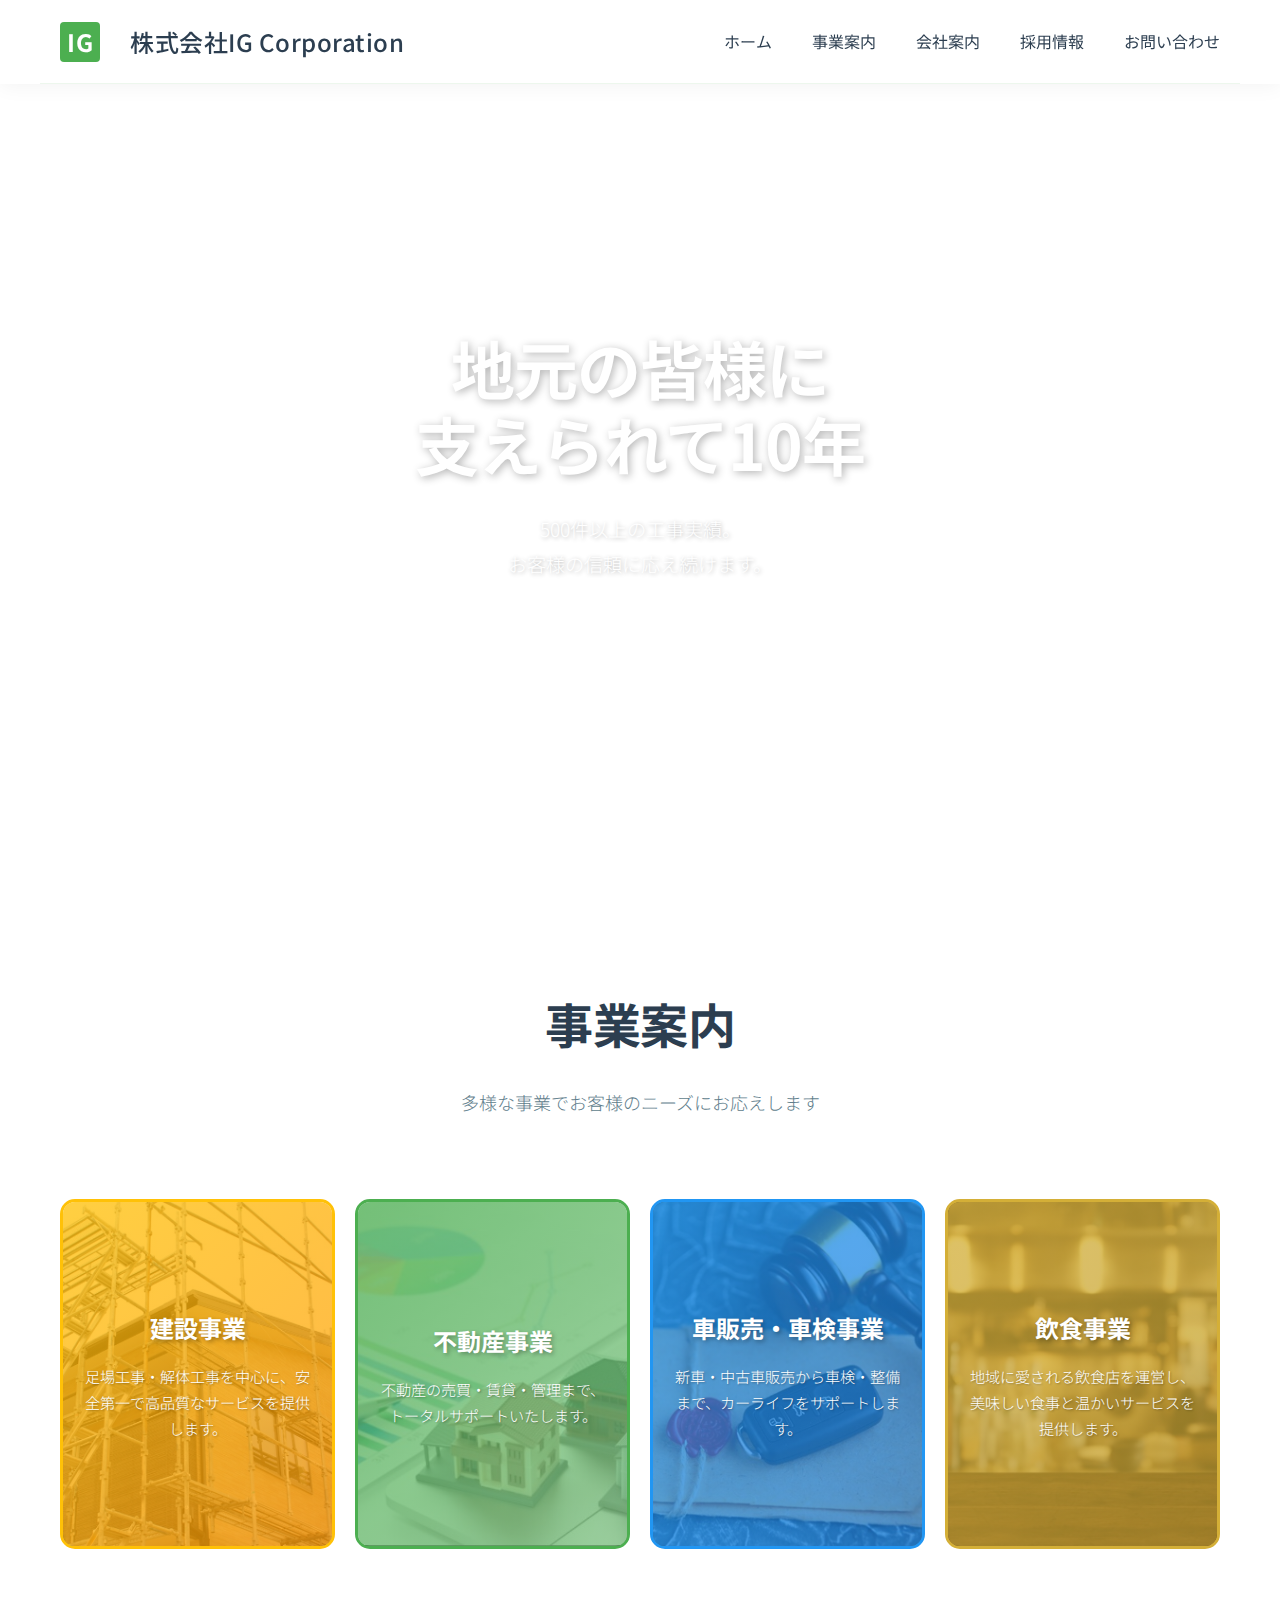
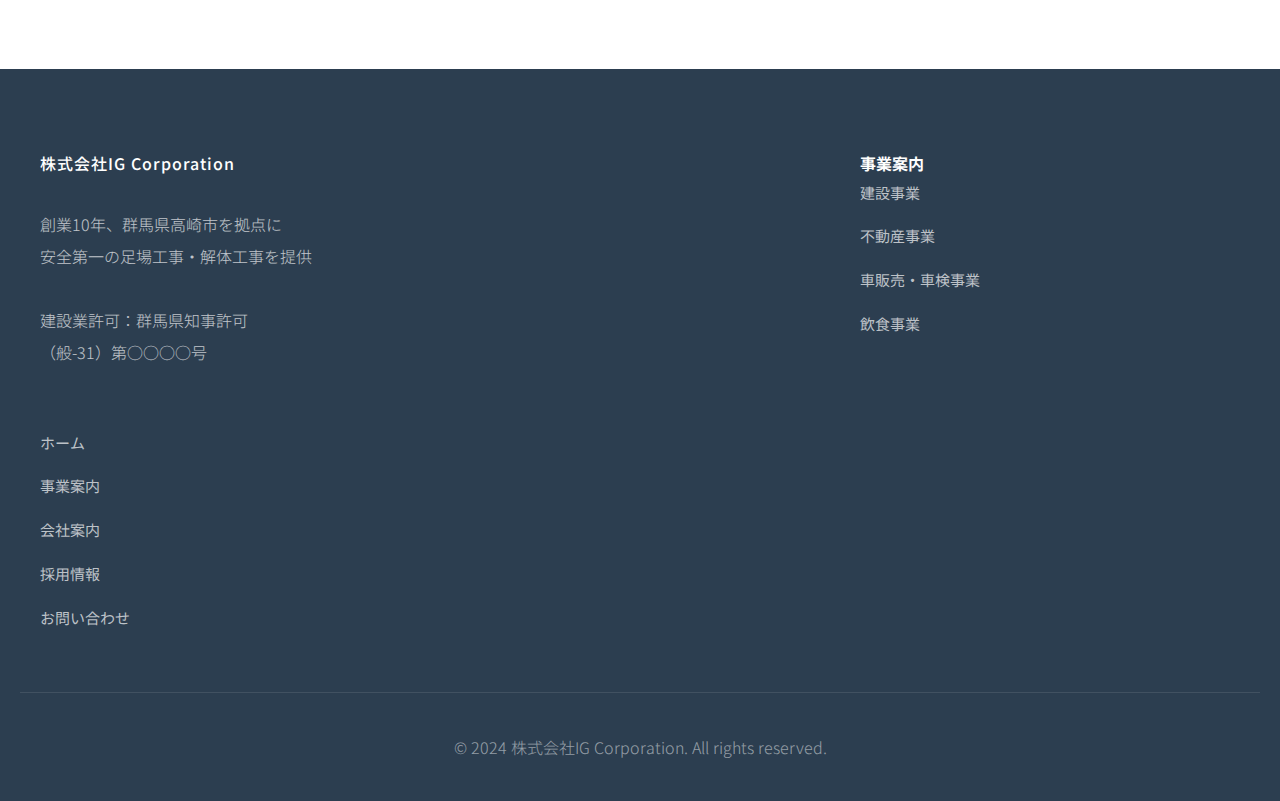
<file: index.html>
<!DOCTYPE html>
<html lang="ja">
<head>
    <meta charset="UTF-8">
    <meta name="viewport" content="width=device-width, initial-scale=1.0">
    <title>株式会社IG Corporation | 群馬県高崎市の総合企業</title>
    <meta name="description" content="株式会社IG Corporationは群馬県高崎市を拠点に、建設・不動産・車販売・飲食の4つの事業を展開しています。">
    <link rel="stylesheet" href="style.css">
</head>
<body class="home-page">
    <!-- ヘッダー -->
    <header>
        <div class="header-content">
            <a href="index.html" class="logo">
                <span class="logo-mark">IG</span>
                株式会社IG Corporation
            </a>
            <nav>
                <ul>
                    <li><a href="index.html">ホーム</a></li>
                    <li><a href="services.html">事業案内</a></li>
                    <li><a href="company.html">会社案内</a></li>
                    <li><a href="recruit.html">採用情報</a></li>
                    <li><a href="contact.html">お問い合わせ</a></li>
                </ul>
            </nav>
        </div>
    </header>

    <!-- メインコンテンツ -->
    <main>
        <!-- ヒーローセクション -->
        <section class="hero-section">
            <div class="hero-content">
                <div>
                    <h1>地元の皆様に<br>支えられて10年</h1>
                    <p>500件以上の工事実績。<br>お客様の信頼に応え続けます。</p>
                </div>
            </div>
        </section>

        <!-- 事業案内 -->
        <section style="background: white;">
            <div class="container">
                <h2 class="section-title">事業案内</h2>
                <p class="section-subtitle">多様な事業でお客様のニーズにお応えします</p>

                <div class="divisions-grid">
                    <a href="services.html#construction" class="division-card construction">
                        <h3>建設事業</h3>
                        <p>足場工事・解体工事を中心に、安全第一で高品質なサービスを提供します。</p>
                    </a>

                    <a href="services.html#realestate" class="division-card realestate">
                        <h3>不動産事業</h3>
                        <p>不動産の売買・賃貸・管理まで、トータルサポートいたします。</p>
                    </a>

                    <a href="services.html#automotive" class="division-card automotive">
                        <h3>車販売・車検事業</h3>
                        <p>新車・中古車販売から車検・整備まで、カーライフをサポートします。</p>
                    </a>

                    <a href="services.html#restaurant" class="division-card restaurant">
                        <h3>飲食事業</h3>
                        <p>地域に愛される飲食店を運営し、美味しい食事と温かいサービスを提供します。</p>
                    </a>
                </div>
            </div>
        </section>

        <!-- お知らせ -->
        <!-- 将来復活用にコメントアウト
        <section style="background: var(--bg-light);">
            <div class="container">
                <h2 class="section-title">お知らせ</h2>
                <p class="section-subtitle">最新情報をお届けします</p>

                <div class="news-list">
                    <div class="news-item">
                        <time class="news-date">2024-12-20</time>
                        <div>
                            <span class="news-category">お知らせ</span>
                            <strong>年末年始の営業について</strong>
                        </div>
                    </div>

                    <div class="news-item">
                        <time class="news-date">2024-12-10</time>
                        <div>
                            <span class="news-category">工事情報</span>
                            <strong>高崎市○○町マンション足場工事完了</strong>
                        </div>
                    </div>

                    <div class="news-item">
                        <time class="news-date">2024-11-25</time>
                        <div>
                            <span class="news-category">採用</span>
                            <strong>現場作業員募集中</strong>
                        </div>
                    </div>
                </div>
            </div>
        </section>
        -->
    </main>

    <!-- フッター -->
    <footer>
        <div class="footer-content">
            <div class="footer-section">
                <h4>株式会社IG Corporation</h4>
                <p class="footer-description">
                    創業10年、群馬県高崎市を拠点に<br>
                    安全第一の足場工事・解体工事を提供<br>
                    <br>
                    建設業許可：群馬県知事許可<br>
                    （般-31）第○○○○号
                </p>
            </div>

            <div class="footer-nav">
                <h4>事業案内</h4>
                <ul>
                    <li><a href="services.html#construction">建設事業</a></li>
                    <li><a href="services.html#realestate">不動産事業</a></li>
                    <li><a href="services.html#automotive">車販売・車検事業</a></li>
                    <li><a href="services.html#restaurant">飲食事業</a></li>
                </ul>
            </div>

            <div class="footer-nav">
                <ul>
                    <li><a href="index.html">ホーム</a></li>
                    <li><a href="services.html">事業案内</a></li>
                    <li><a href="company.html">会社案内</a></li>
                    <li><a href="recruit.html">採用情報</a></li>
                    <li><a href="contact.html">お問い合わせ</a></li>
                </ul>
            </div>
        </div>

        <div class="footer-bottom">
            <p>&copy; 2024 株式会社IG Corporation. All rights reserved.</p>
        </div>
    </footer>
</body>
</html>
</file>
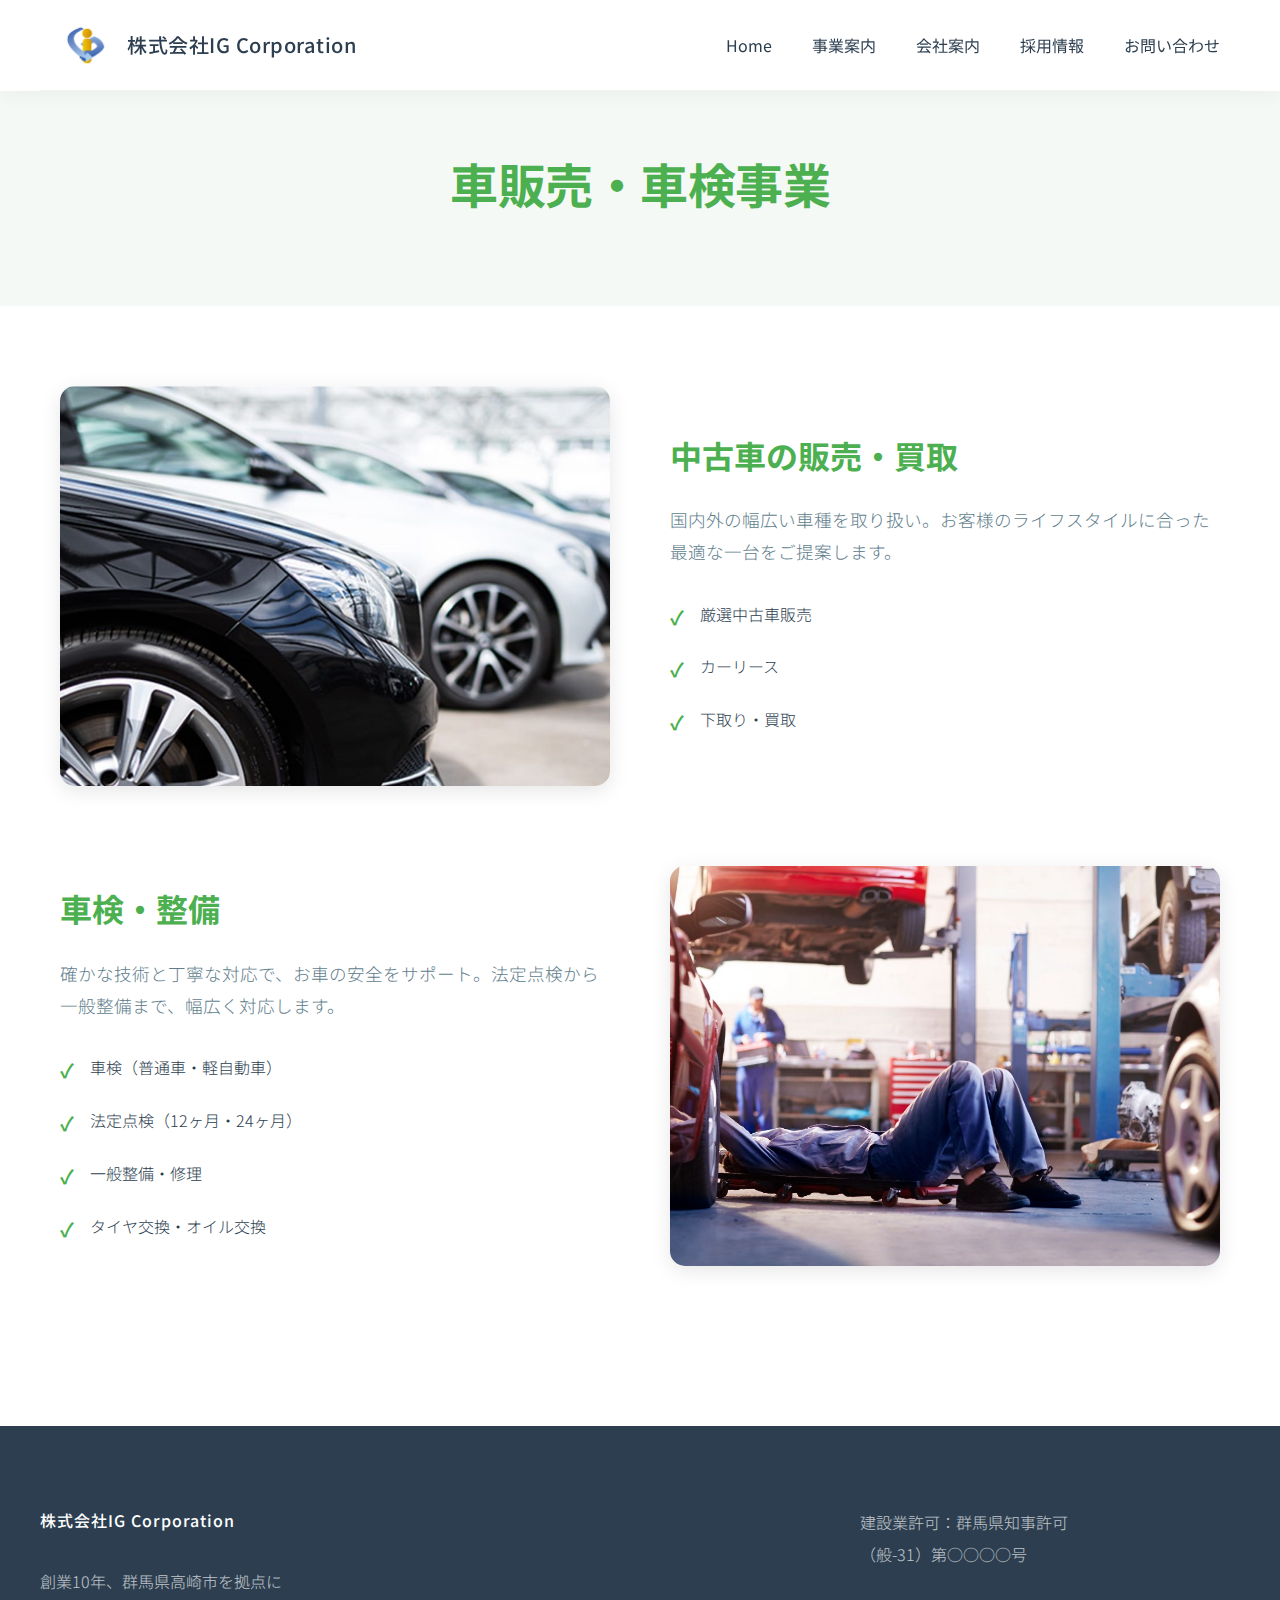
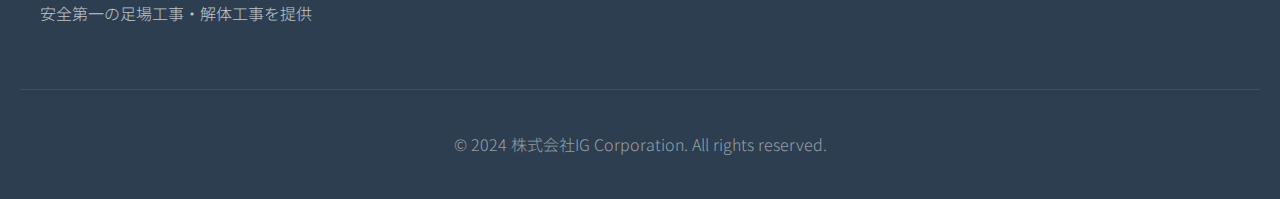
<file: automotive.html>
<!DOCTYPE html>
<html lang="ja">
<head>
    <meta charset="UTF-8">
    <meta name="viewport" content="width=device-width, initial-scale=1.0">
    <title>車両事業 | 株式会社IG Corporation</title>
    <meta name="description" content="株式会社IG Corporation 車両事業。中古車の販売・買取から車検・整備まで、カーライフをサポートします。">
    <link rel="icon" type="image/png" href="favicon.png">
    <link rel="stylesheet" href="style.css">
    <script src="components/common.js"></script>
</head>
<body>
    <!-- ヘッダー -->
    <div id="header"></div>

    <!-- メインコンテンツ -->
    <main>
        <!-- ページタイトル -->
        <section style="background: var(--bg-light); padding: 60px 0; text-align: center;">
            <div class="container">
                <h1 class="section-title" style="color: var(--primary-green);">車販売・車検事業</h1>
            </div>
        </section>

        <!-- 車販売・車検事業 -->
        <section class="service-section">
            <div class="container">
                <article class="service-block">
                    <div class="service-image-wrapper">
                        <img src="images/automotive/LINE_ALBUM_車両買取り販売・車検整備_251117_6.jpg" alt="中古車の販売・買取">
                    </div>
                    <div class="service-info">
                        <h3>中古車の販売・買取</h3>
                        <p>国内外の幅広い車種を取り扱い。お客様のライフスタイルに合った最適な一台をご提案します。</p>
                        <ul class="service-features">
                            <li>厳選中古車販売</li>
                            <li>カーリース</li>
                            <li>下取り・買取</li>
                        </ul>
                    </div>
                </article>

                <article class="service-block">
                    <div class="service-image-wrapper">
                        <img src="images/automotive/LINE_ALBUM_車両買取り販売・車検整備_251117_3.jpg" alt="車検・整備">
                    </div>
                    <div class="service-info">
                        <h3>車検・整備</h3>
                        <p>確かな技術と丁寧な対応で、お車の安全をサポート。法定点検から一般整備まで、幅広く対応します。</p>
                        <ul class="service-features">
                            <li>車検（普通車・軽自動車）</li>
                            <li>法定点検（12ヶ月・24ヶ月）</li>
                            <li>一般整備・修理</li>
                            <li>タイヤ交換・オイル交換</li>
                        </ul>
                    </div>
                </article>
            </div>
        </section>
    </main>

    <!-- フッター -->
    <div id="footer"></div>
</body>
</html>
</file>
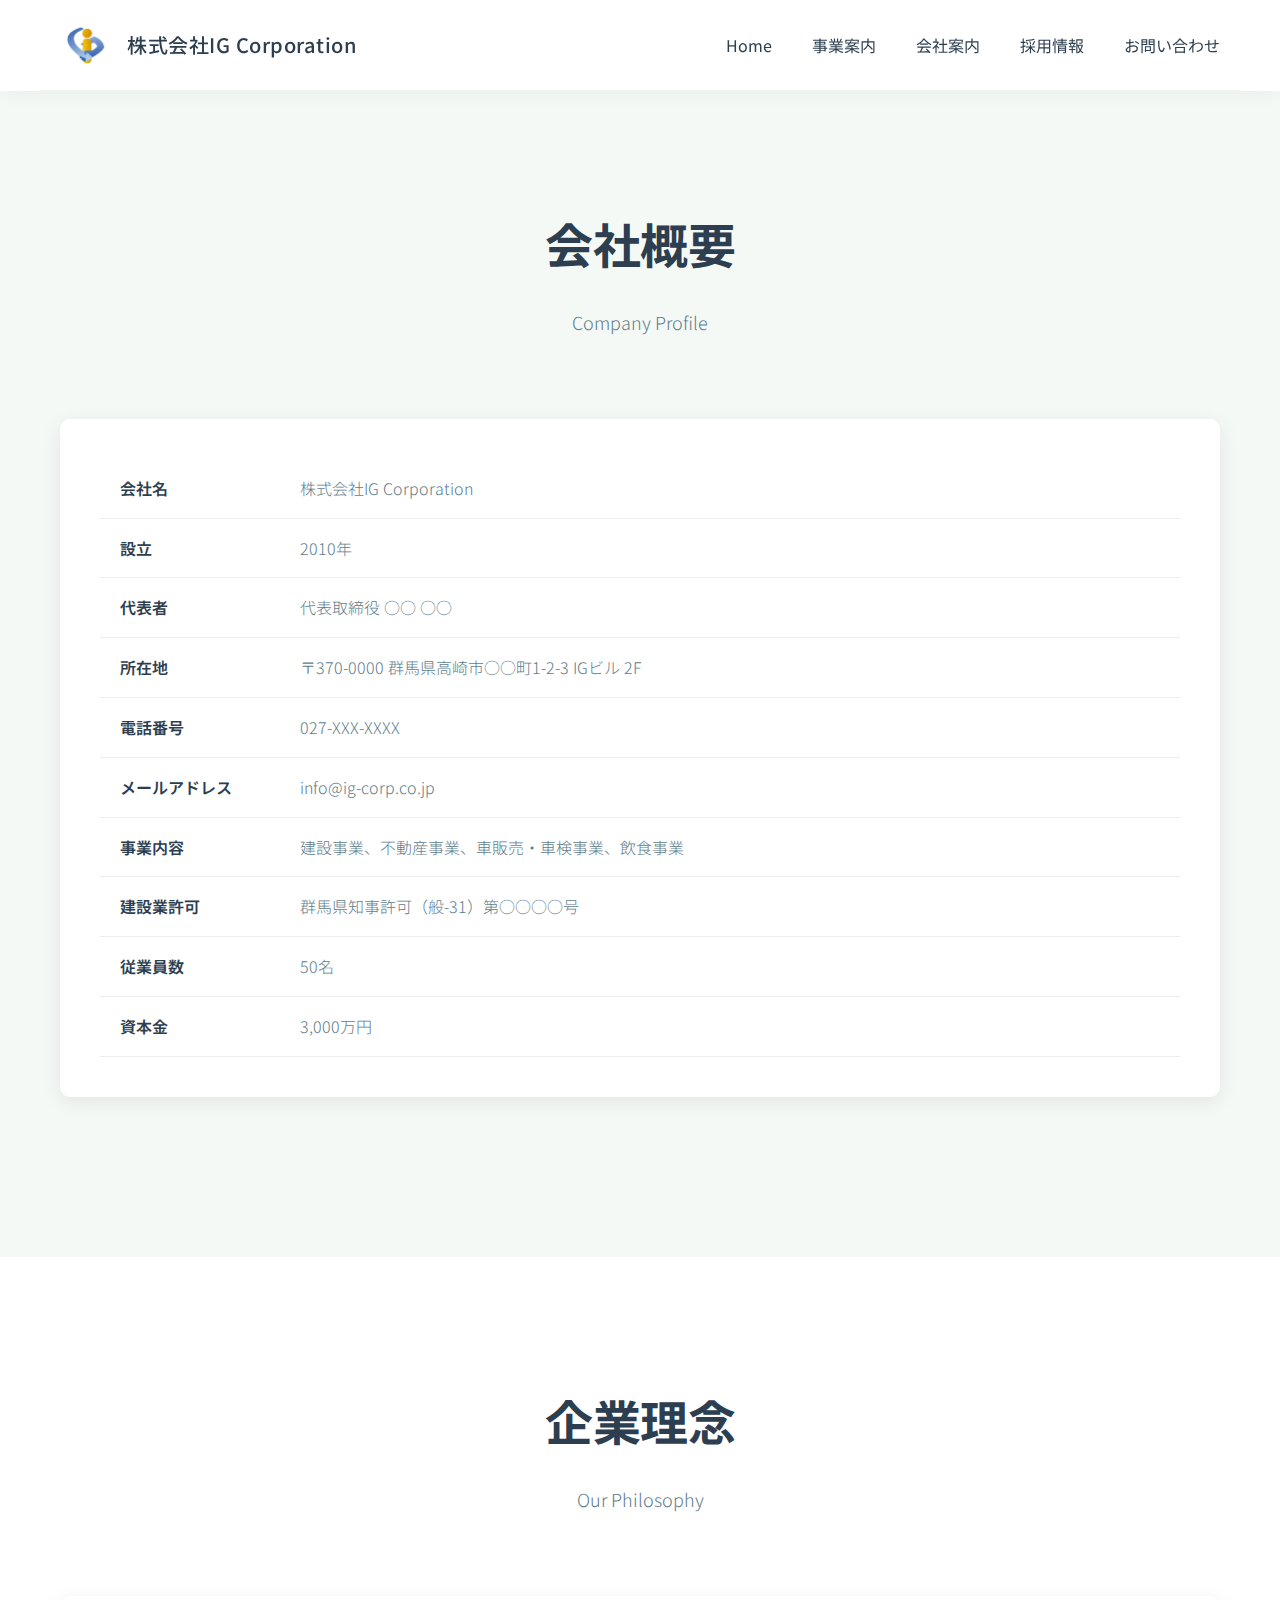
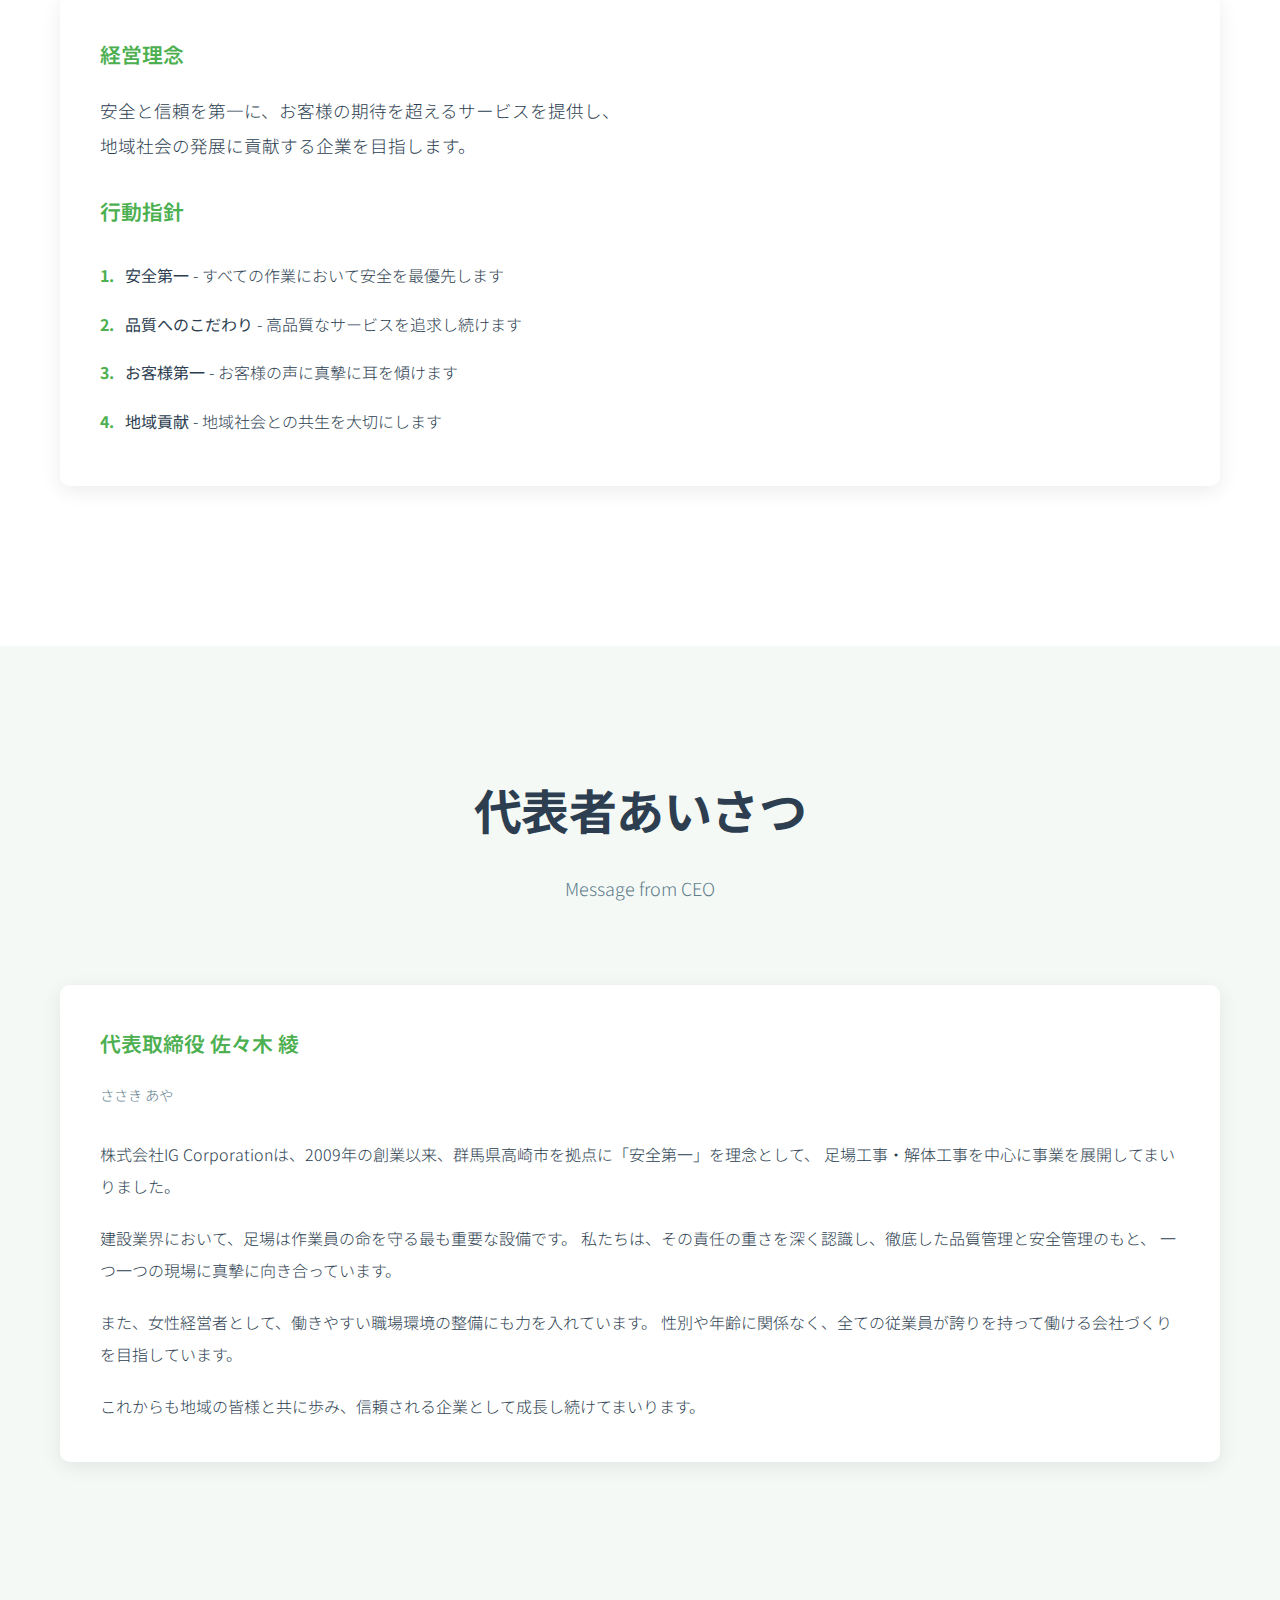
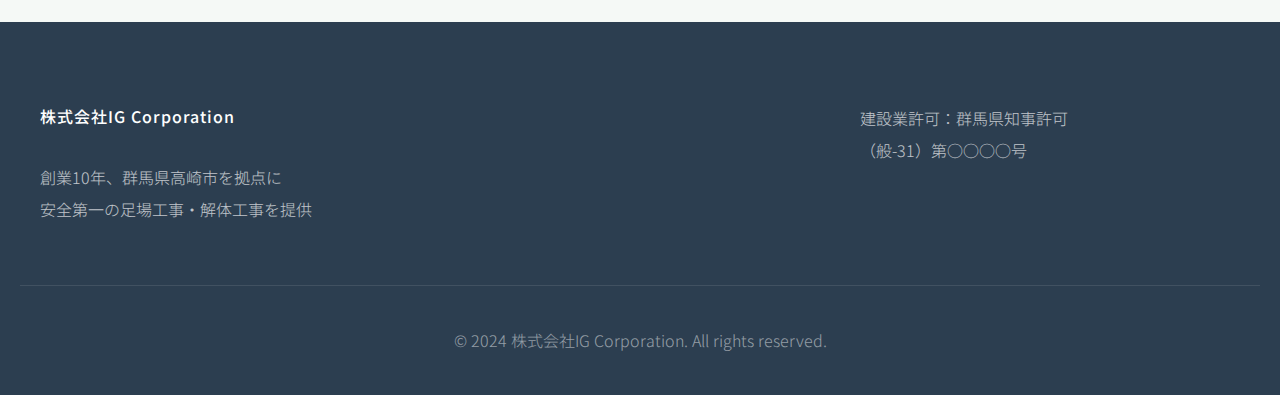
<file: company.html>
<!DOCTYPE html>
<html lang="ja">
<head>
    <meta charset="UTF-8">
    <meta name="viewport" content="width=device-width, initial-scale=1.0">
    <title>会社案内 | 株式会社IG Corporation</title>
    <meta name="description" content="株式会社IG Corporationの会社概要、企業情報をご紹介します。">
    <link rel="icon" type="image/png" href="favicon.png">
    <link rel="stylesheet" href="style.css">
    <script src="components/common.js"></script></head>
<body>
    <!-- ヘッダー -->
    <div id="header"></div>

    <!-- メインコンテンツ -->
    <main>
        <!-- 会社概要 -->
        <section style="background: var(--bg-light);">
            <div class="container">
                <h2 class="section-title">会社概要</h2>
                <p class="section-subtitle">Company Profile</p>

                <div class="company-info">
                    <table class="info-table">
                        <tr>
                            <th>会社名</th>
                            <td>株式会社IG Corporation</td>
                        </tr>
                        <tr>
                            <th>設立</th>
                            <td>2010年</td>
                        </tr>
                        <tr>
                            <th>代表者</th>
                            <td>代表取締役 ○○ ○○</td>
                        </tr>
                        <tr>
                            <th>所在地</th>
                            <td>〒370-0000 群馬県高崎市○○町1-2-3 IGビル 2F</td>
                        </tr>
                        <tr>
                            <th>電話番号</th>
                            <td>027-XXX-XXXX</td>
                        </tr>
                        <tr>
                            <th>メールアドレス</th>
                            <td>info@ig-corp.co.jp</td>
                        </tr>
                        <tr>
                            <th>事業内容</th>
                            <td>建設事業、不動産事業、車販売・車検事業、飲食事業</td>
                        </tr>
                        <tr>
                            <th>建設業許可</th>
                            <td>群馬県知事許可（般-31）第○○○○号</td>
                        </tr>
                        <tr>
                            <th>従業員数</th>
                            <td>50名</td>
                        </tr>
                        <tr>
                            <th>資本金</th>
                            <td>3,000万円</td>
                        </tr>
                    </table>
                </div>
            </div>
        </section>

        <!-- 企業理念 -->
        <section style="background: white;">
            <div class="container">
                <h2 class="section-title">企業理念</h2>
                <p class="section-subtitle">Our Philosophy</p>

                <div class="company-info">
                    <h3>経営理念</h3>
                    <p style="font-size: 1.1rem; line-height: 2; color: var(--text-dark); margin-bottom: 30px;">
                        安全と信頼を第一に、お客様の期待を超えるサービスを提供し、<br>
                        地域社会の発展に貢献する企業を目指します。
                    </p>

                    <h3>行動指針</h3>
                    <ul style="list-style: none; padding: 0;">
                        <li style="padding: 10px 0; padding-left: 25px; position: relative;">
                            <span style="position: absolute; left: 0; color: var(--primary-green); font-weight: bold;">1.</span>
                            <strong>安全第一</strong> - すべての作業において安全を最優先します
                        </li>
                        <li style="padding: 10px 0; padding-left: 25px; position: relative;">
                            <span style="position: absolute; left: 0; color: var(--primary-green); font-weight: bold;">2.</span>
                            <strong>品質へのこだわり</strong> - 高品質なサービスを追求し続けます
                        </li>
                        <li style="padding: 10px 0; padding-left: 25px; position: relative;">
                            <span style="position: absolute; left: 0; color: var(--primary-green); font-weight: bold;">3.</span>
                            <strong>お客様第一</strong> - お客様の声に真摯に耳を傾けます
                        </li>
                        <li style="padding: 10px 0; padding-left: 25px; position: relative;">
                            <span style="position: absolute; left: 0; color: var(--primary-green); font-weight: bold;">4.</span>
                            <strong>地域貢献</strong> - 地域社会との共生を大切にします
                        </li>
                    </ul>
                </div>
            </div>
        </section>

        <!-- 代表者あいさつ -->
        <section style="background: var(--bg-light);">
            <div class="container">
                <h2 class="section-title">代表者あいさつ</h2>
                <p class="section-subtitle">Message from CEO</p>

                <div class="company-info">
                    <h3>代表取締役 佐々木 綾</h3>
                    <p style="font-size: 0.9rem; color: var(--text-light); margin-bottom: 30px;">ささき あや</p>

                    <div style="line-height: 2; color: var(--text-dark);">
                        <p style="margin-bottom: 20px;">
                            株式会社IG Corporationは、2009年の創業以来、群馬県高崎市を拠点に「安全第一」を理念として、
                            足場工事・解体工事を中心に事業を展開してまいりました。
                        </p>
                        <p style="margin-bottom: 20px;">
                            建設業界において、足場は作業員の命を守る最も重要な設備です。
                            私たちは、その責任の重さを深く認識し、徹底した品質管理と安全管理のもと、
                            一つ一つの現場に真摯に向き合っています。
                        </p>
                        <p style="margin-bottom: 20px;">
                            また、女性経営者として、働きやすい職場環境の整備にも力を入れています。
                            性別や年齢に関係なく、全ての従業員が誇りを持って働ける会社づくりを目指しています。
                        </p>
                        <p>
                            これからも地域の皆様と共に歩み、信頼される企業として成長し続けてまいります。
                        </p>
                    </div>
                </div>
            </div>
        </section>
    </main>

    <!-- フッター -->
    <div id="footer"></div>
</body>
</html>
</file>
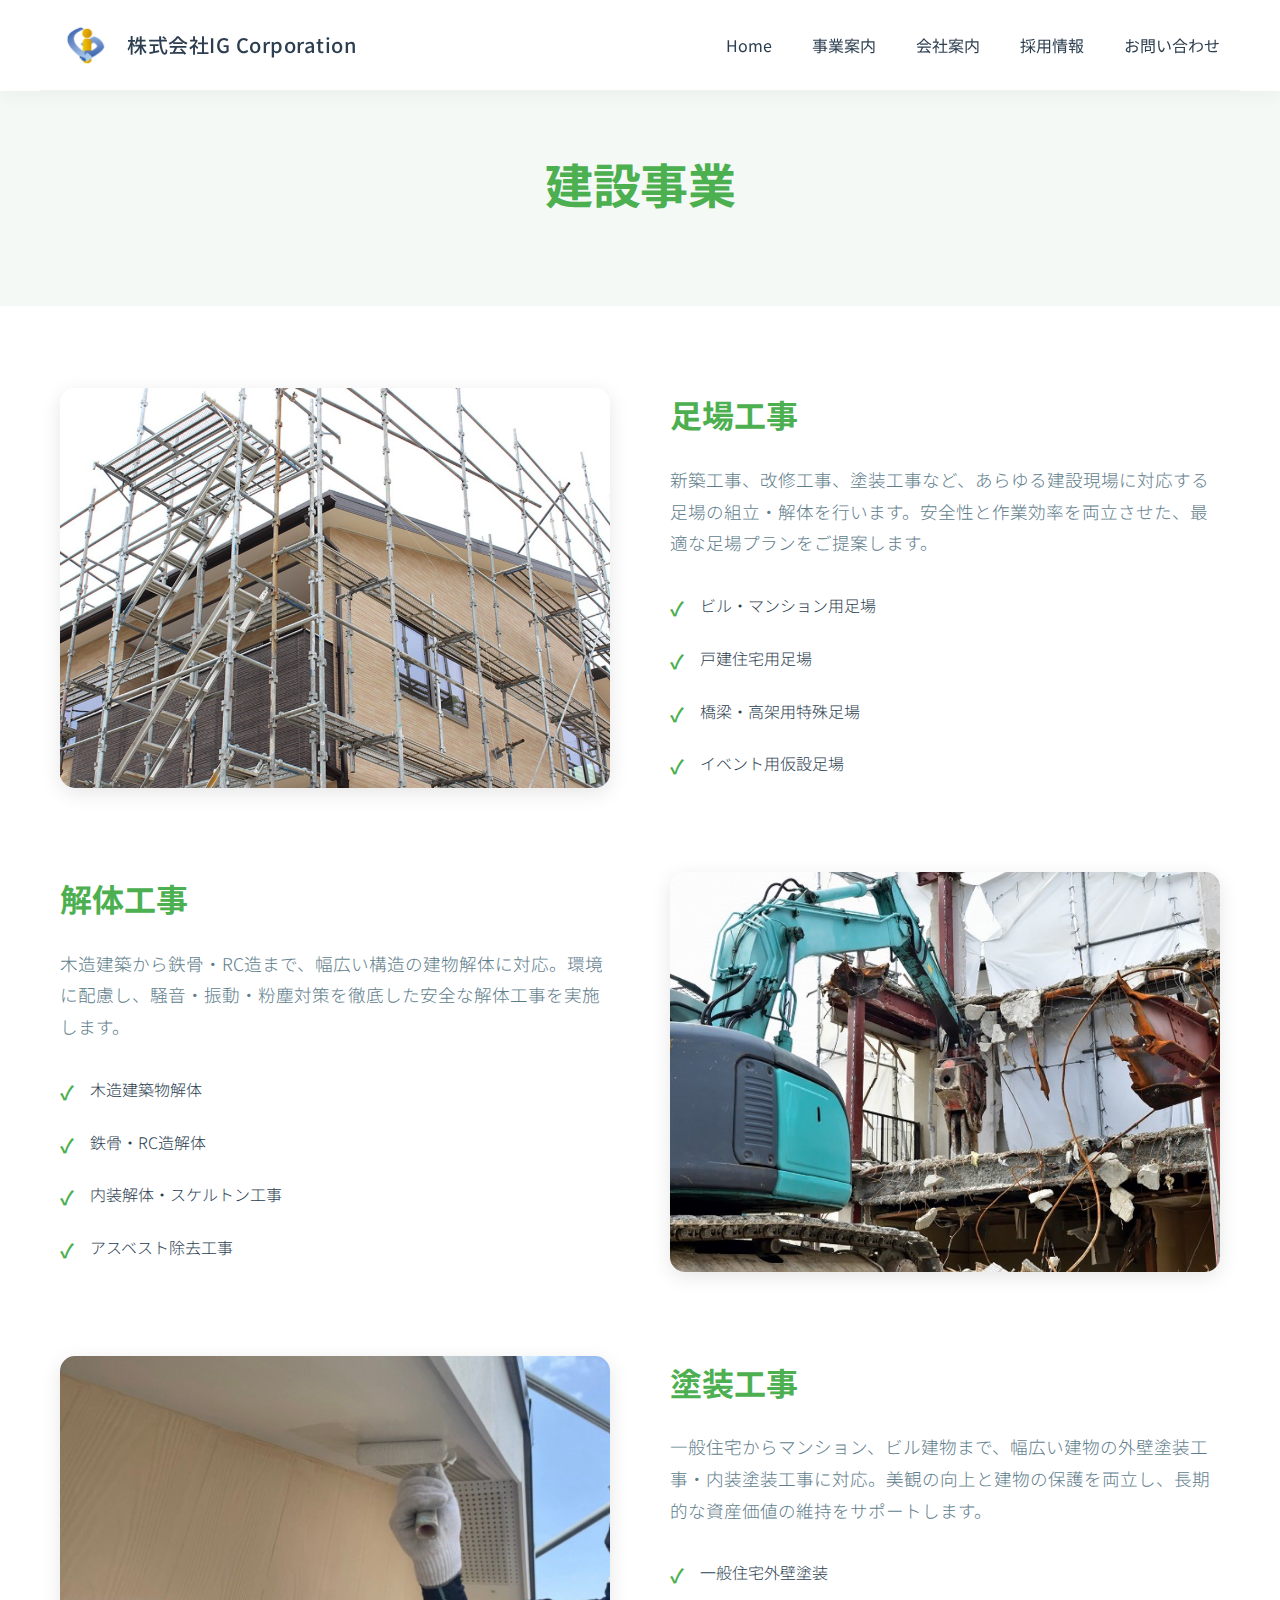
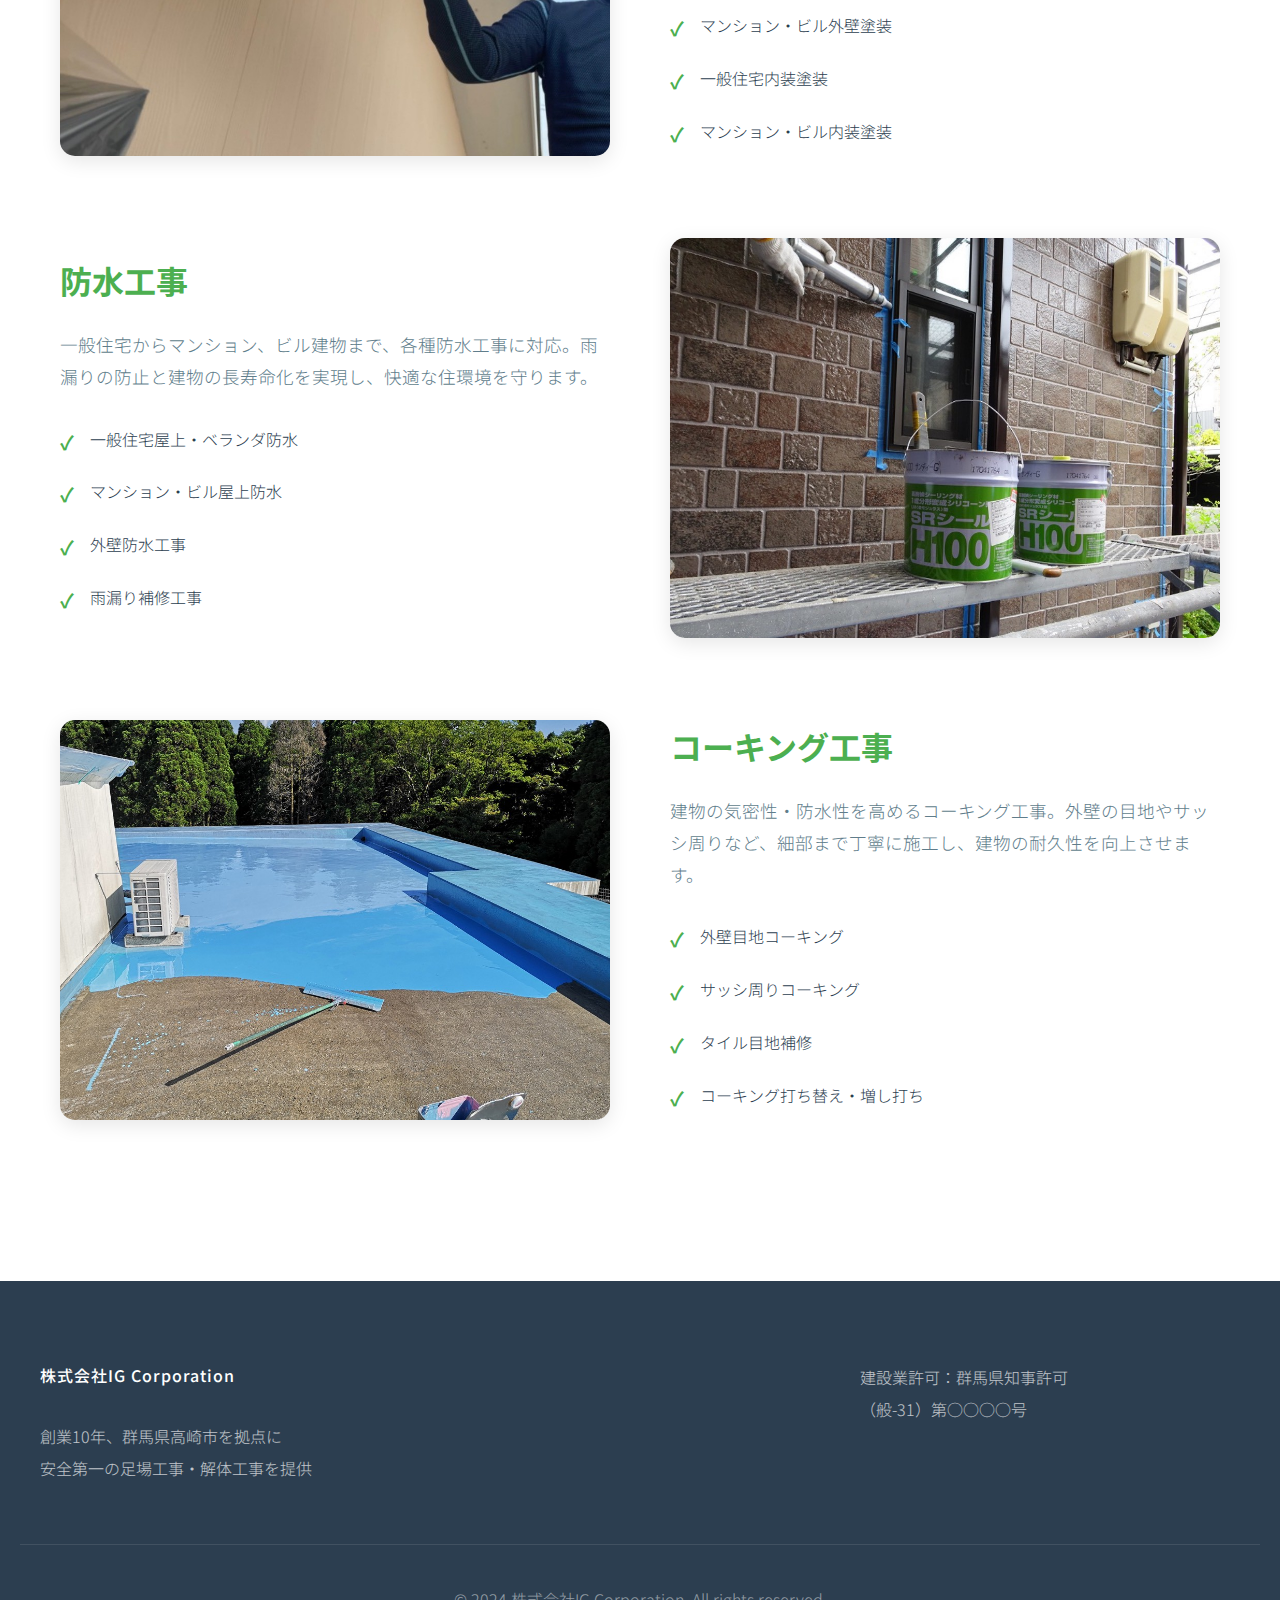
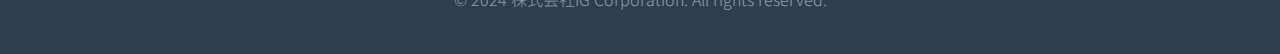
<file: construction.html>
<!DOCTYPE html>
<html lang="ja">
<head>
    <meta charset="UTF-8">
    <meta name="viewport" content="width=device-width, initial-scale=1.0">
    <title>建設事業 | 株式会社IG Corporation</title>
    <meta name="description" content="株式会社IG Corporation 建設事業。足場工事・解体工事を中心に、安全第一で高品質なサービスを提供します。">
    <link rel="icon" type="image/png" href="favicon.png">
    <link rel="stylesheet" href="style.css">
    <script src="components/common.js"></script>
</head>
<body>
    <!-- ヘッダー -->
    <div id="header"></div>

    <!-- メインコンテンツ -->
    <main>
        <!-- ページタイトル -->
        <section style="background: var(--bg-light); padding: 60px 0; text-align: center;">
            <div class="container">
                <h1 class="section-title" style="color: var(--primary-green);">建設事業</h1>
            </div>
        </section>

        <!-- 建設事業 -->
        <section class="service-section">
            <div class="container">
                <article class="service-block">
                    <div class="service-image-wrapper">
                        <img src="images/construction/LINE_ALBUM_建設事業・足場_251117_1.jpg" alt="足場工事">
                    </div>
                    <div class="service-info">
                        <h3>足場工事</h3>
                        <p>新築工事、改修工事、塗装工事など、あらゆる建設現場に対応する足場の組立・解体を行います。安全性と作業効率を両立させた、最適な足場プランをご提案します。</p>
                        <ul class="service-features">
                            <li>ビル・マンション用足場</li>
                            <li>戸建住宅用足場</li>
                            <li>橋梁・高架用特殊足場</li>
                            <li>イベント用仮設足場</li>
                        </ul>
                    </div>
                </article>

                <article class="service-block">
                    <div class="service-image-wrapper">
                        <img src="images/construction/LINE_ALBUM_建設事業・解体_251117_1.jpg" alt="解体工事">
                    </div>
                    <div class="service-info">
                        <h3>解体工事</h3>
                        <p>木造建築から鉄骨・RC造まで、幅広い構造の建物解体に対応。環境に配慮し、騒音・振動・粉塵対策を徹底した安全な解体工事を実施します。</p>
                        <ul class="service-features">
                            <li>木造建築物解体</li>
                            <li>鉄骨・RC造解体</li>
                            <li>内装解体・スケルトン工事</li>
                            <li>アスベスト除去工事</li>
                        </ul>
                    </div>
                </article>

                <article class="service-block">
                    <div class="service-image-wrapper">
                        <img src="images/construction/LINE_ALBUM_建設事業・塗装_251117_1.jpg" alt="塗装工事">
                    </div>
                    <div class="service-info">
                        <h3>塗装工事</h3>
                        <p>一般住宅からマンション、ビル建物まで、幅広い建物の外壁塗装工事・内装塗装工事に対応。美観の向上と建物の保護を両立し、長期的な資産価値の維持をサポートします。</p>
                        <ul class="service-features">
                            <li>一般住宅外壁塗装</li>
                            <li>マンション・ビル外壁塗装</li>
                            <li>一般住宅内装塗装</li>
                            <li>マンション・ビル内装塗装</li>
                        </ul>
                    </div>
                </article>

                <article class="service-block">
                    <div class="service-image-wrapper">
                        <img src="images/construction/LINE_ALBUM_建設事業・防水コーキング_251117_1.jpg" alt="防水工事">
                    </div>
                    <div class="service-info">
                        <h3>防水工事</h3>
                        <p>一般住宅からマンション、ビル建物まで、各種防水工事に対応。雨漏りの防止と建物の長寿命化を実現し、快適な住環境を守ります。</p>
                        <ul class="service-features">
                            <li>一般住宅屋上・ベランダ防水</li>
                            <li>マンション・ビル屋上防水</li>
                            <li>外壁防水工事</li>
                            <li>雨漏り補修工事</li>
                        </ul>
                    </div>
                </article>

                <article class="service-block">
                    <div class="service-image-wrapper">
                        <img src="images/construction/LINE_ALBUM_建設事業・防水コーキング_251117_2.jpg" alt="コーキング工事">
                    </div>
                    <div class="service-info">
                        <h3>コーキング工事</h3>
                        <p>建物の気密性・防水性を高めるコーキング工事。外壁の目地やサッシ周りなど、細部まで丁寧に施工し、建物の耐久性を向上させます。</p>
                        <ul class="service-features">
                            <li>外壁目地コーキング</li>
                            <li>サッシ周りコーキング</li>
                            <li>タイル目地補修</li>
                            <li>コーキング打ち替え・増し打ち</li>
                        </ul>
                    </div>
                </article>
            </div>
        </section>
    </main>

    <!-- フッター -->
    <div id="footer"></div>
</body>
</html>
</file>
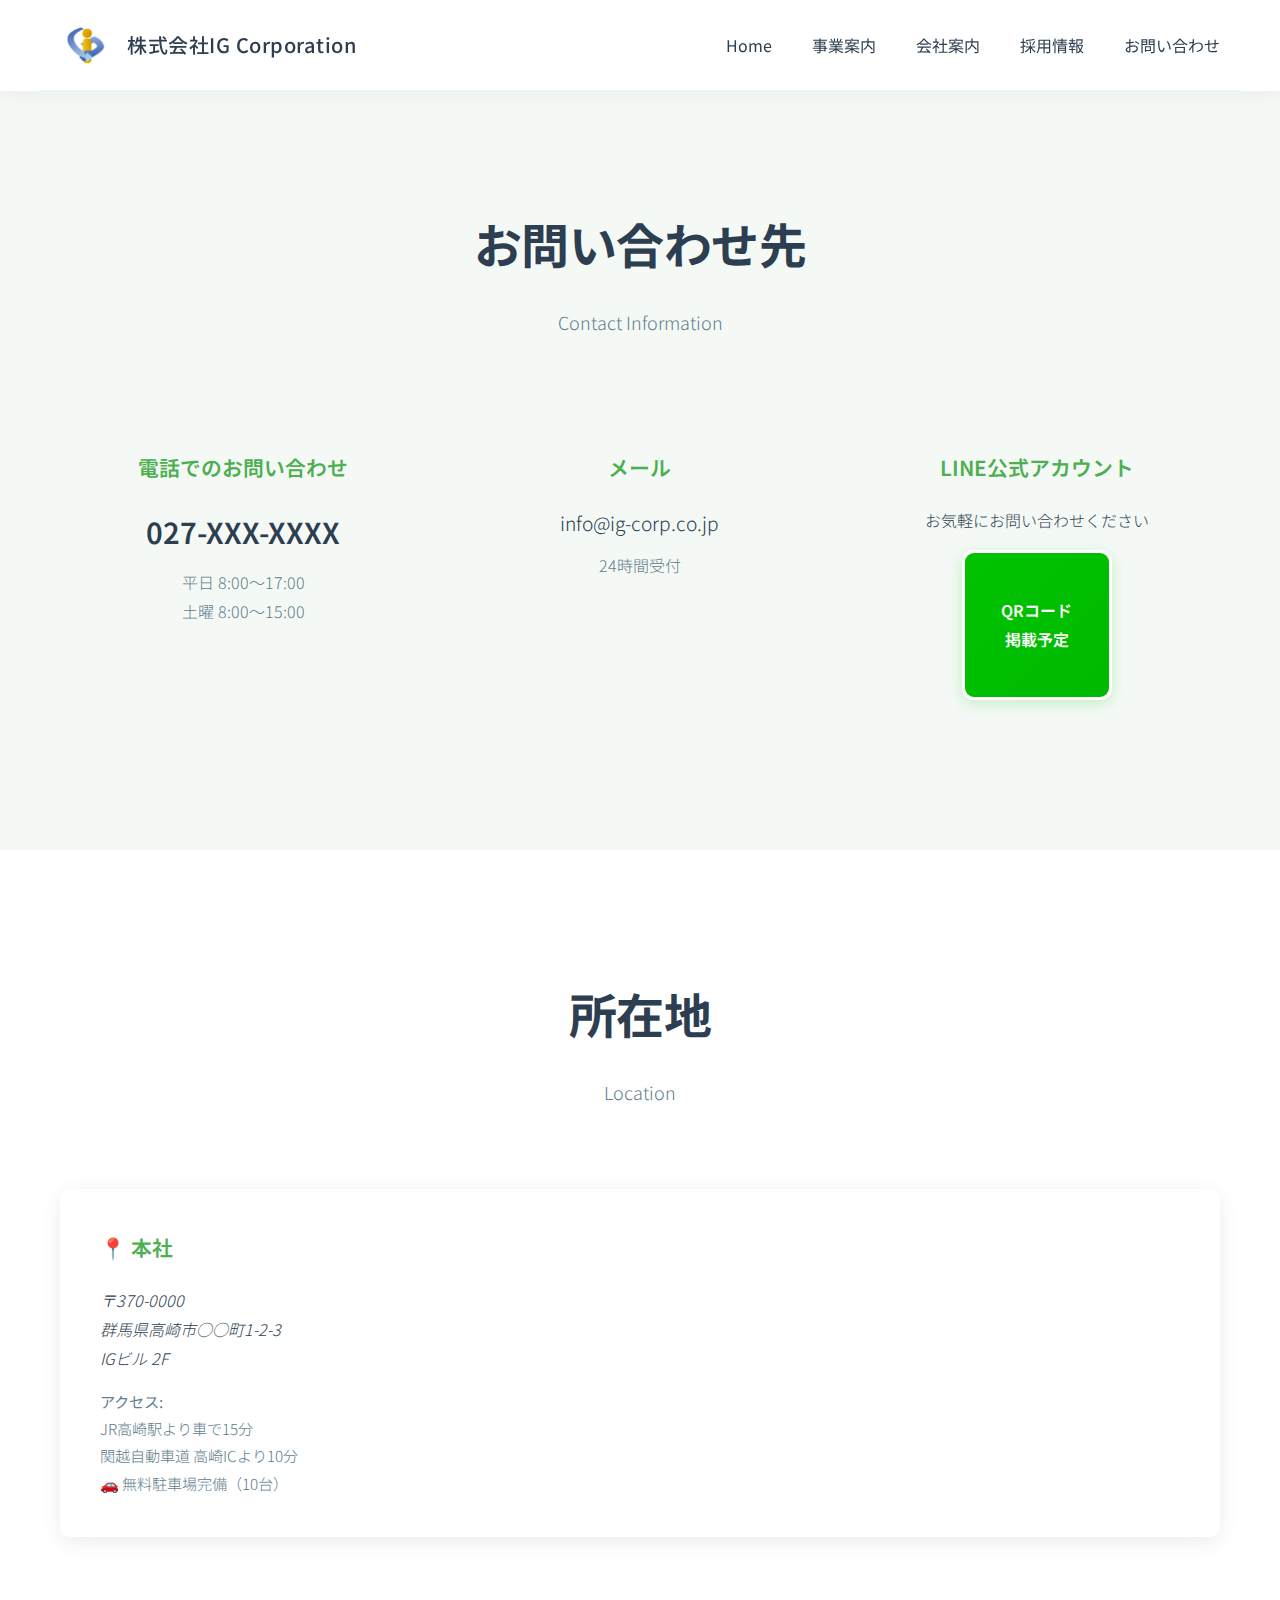
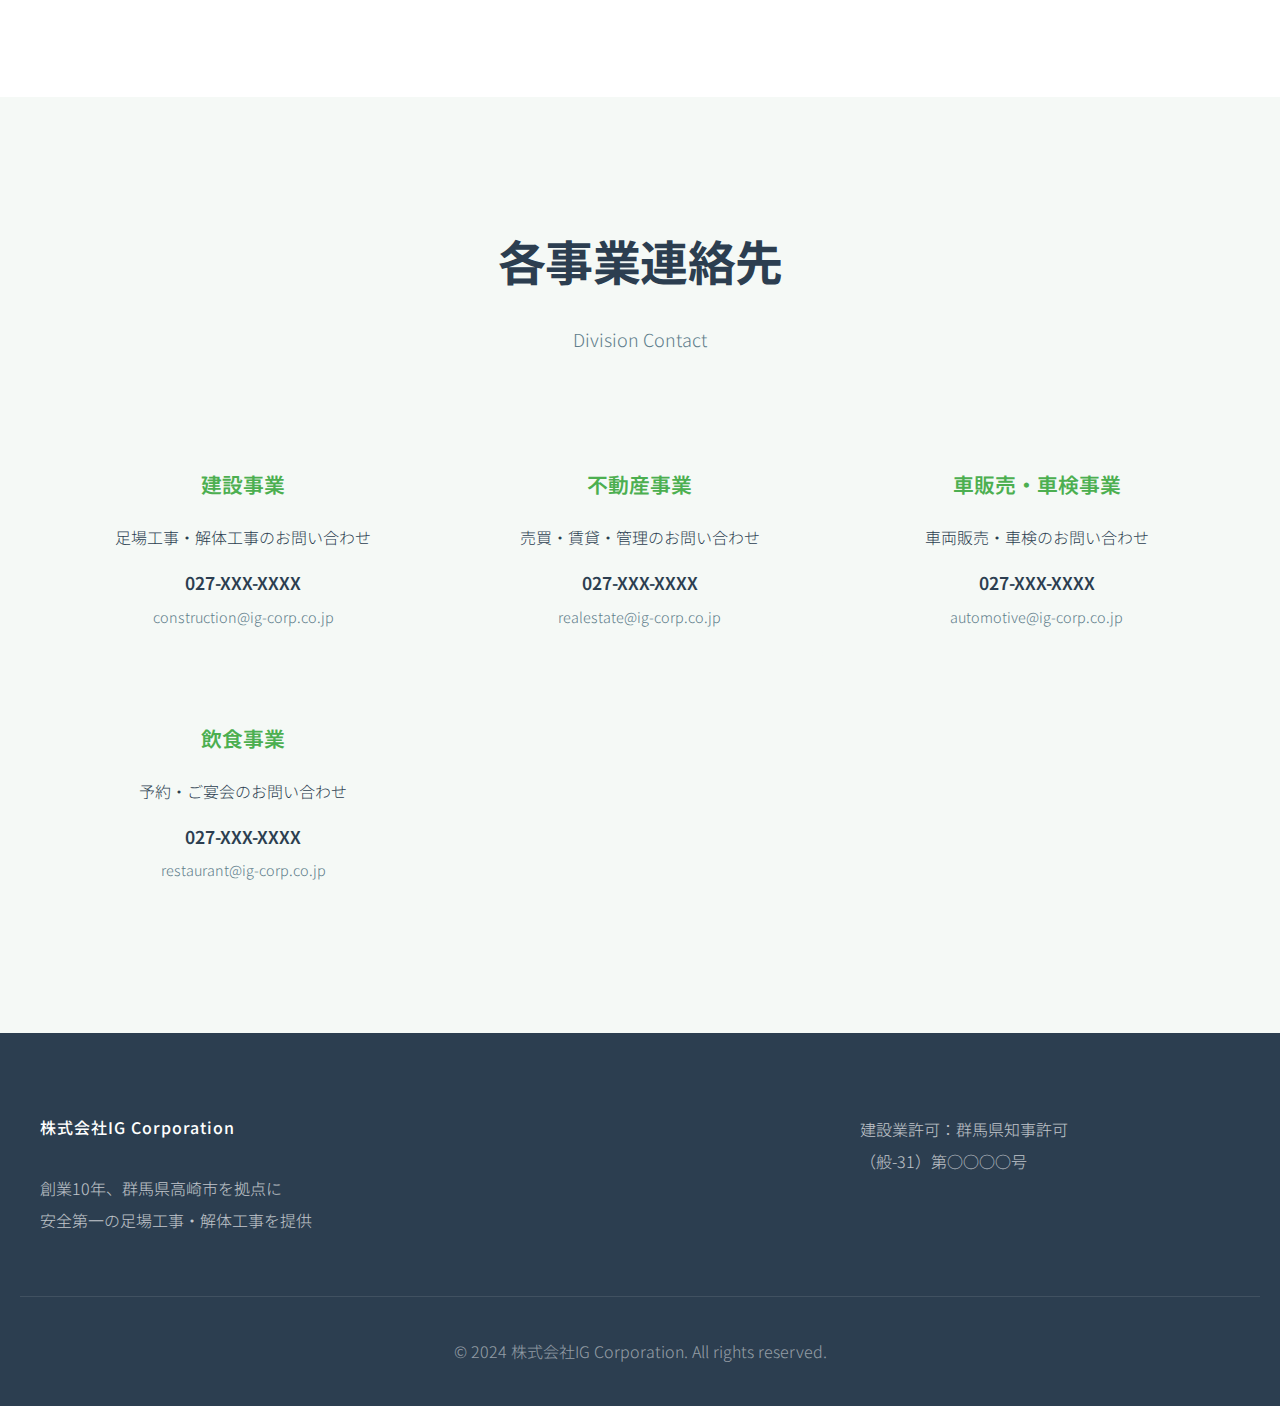
<file: contact.html>
<!DOCTYPE html>
<html lang="ja">
<head>
    <meta charset="UTF-8">
    <meta name="viewport" content="width=device-width, initial-scale=1.0">
    <title>連絡先 | 株式会社IG Corporation</title>
    <meta name="description" content="株式会社IG Corporationへのお問い合わせ先情報です。">
    <link rel="stylesheet" href="style.css">
    <script src="components/common.js"></script></head>
<body>
    <!-- ヘッダー -->
    <div id="header"></div>

    <!-- メインコンテンツ -->
    <main>
        <!-- お問い合わせ情報 -->
        <section style="background: var(--bg-light);">
            <div class="container">
                <h2 class="section-title">お問い合わせ先</h2>
                <p class="section-subtitle">Contact Information</p>

                <div class="contact-grid">
                    <!-- 電話 -->
                    <div class="contact-card">
                        <h3>電話でのお問い合わせ</h3>
                        <p class="contact-phone">027-XXX-XXXX</p>
                        <p class="contact-hours">
                            平日 8:00〜17:00<br>
                            土曜 8:00〜15:00
                        </p>
                    </div>

                    <!-- メール -->
                    <div class="contact-card">
                        <h3>メール</h3>
                        <p style="font-size: 1.2rem; margin-bottom: 10px; color: var(--text-dark);">
                            info@ig-corp.co.jp
                        </p>
                        <p style="color: var(--text-light);">
                            24時間受付
                        </p>
                    </div>

                    <!-- LINE -->
                    <div class="contact-card">
                        <h3>LINE公式アカウント</h3>
                        <p style="margin-bottom: 15px; color: var(--text-dark);">
                            お気軽にお問い合わせください
                        </p>
                        <div style="width: 150px; height: 150px; background: linear-gradient(135deg, #00C300, #00B900); border-radius: 12px; display: flex; align-items: center; justify-content: center; margin: 0 auto; color: white; font-weight: 600; border: 3px solid white; box-shadow: 0 4px 15px rgba(0, 195, 0, 0.2);">
                            QRコード<br>掲載予定
                        </div>
                    </div>
                </div>
            </div>
        </section>

        <!-- 所在地 -->
        <section style="background: white;">
            <div class="container">
                <h2 class="section-title">所在地</h2>
                <p class="section-subtitle">Location</p>

                <div class="company-info">
                    <h3>📍 本社</h3>
                    <address>
                        〒370-0000<br>
                        群馬県高崎市○○町1-2-3<br>
                        IGビル 2F
                    </address>
                    <p class="access-info">
                        <strong>アクセス:</strong><br>
                        JR高崎駅より車で15分<br>
                        関越自動車道 高崎ICより10分<br>
                        🚗 無料駐車場完備（10台）
                    </p>
                </div>
            </div>
        </section>

        <!-- 各事業連絡先 -->
        <section style="background: var(--bg-light);">
            <div class="container">
                <h2 class="section-title">各事業連絡先</h2>
                <p class="section-subtitle">Division Contact</p>

                <div class="contact-grid">
                    <div class="contact-card">
                        <h3>建設事業</h3>
                        <p style="margin-bottom: 15px; color: var(--text-dark);">
                            足場工事・解体工事のお問い合わせ
                        </p>
                        <p style="font-size: 1.1rem; font-weight: 600; margin-bottom: 5px; color: var(--text-dark);">
                            027-XXX-XXXX
                        </p>
                        <p style="color: var(--text-light); font-size: 0.9rem;">
                            construction@ig-corp.co.jp
                        </p>
                    </div>

                    <div class="contact-card">
                        <h3>不動産事業</h3>
                        <p style="margin-bottom: 15px; color: var(--text-dark);">
                            売買・賃貸・管理のお問い合わせ
                        </p>
                        <p style="font-size: 1.1rem; font-weight: 600; margin-bottom: 5px; color: var(--text-dark);">
                            027-XXX-XXXX
                        </p>
                        <p style="color: var(--text-light); font-size: 0.9rem;">
                            realestate@ig-corp.co.jp
                        </p>
                    </div>

                    <div class="contact-card">
                        <h3>車販売・車検事業</h3>
                        <p style="margin-bottom: 15px; color: var(--text-dark);">
                            車両販売・車検のお問い合わせ
                        </p>
                        <p style="font-size: 1.1rem; font-weight: 600; margin-bottom: 5px; color: var(--text-dark);">
                            027-XXX-XXXX
                        </p>
                        <p style="color: var(--text-light); font-size: 0.9rem;">
                            automotive@ig-corp.co.jp
                        </p>
                    </div>

                    <div class="contact-card">
                        <h3>飲食事業</h3>
                        <p style="margin-bottom: 15px; color: var(--text-dark);">
                            予約・ご宴会のお問い合わせ
                        </p>
                        <p style="font-size: 1.1rem; font-weight: 600; margin-bottom: 5px; color: var(--text-dark);">
                            027-XXX-XXXX
                        </p>
                        <p style="color: var(--text-light); font-size: 0.9rem;">
                            restaurant@ig-corp.co.jp
                        </p>
                    </div>
                </div>
            </div>
        </section>
    </main>

    <!-- フッター -->
    <div id="footer"></div>
</body>
</html>
</file>
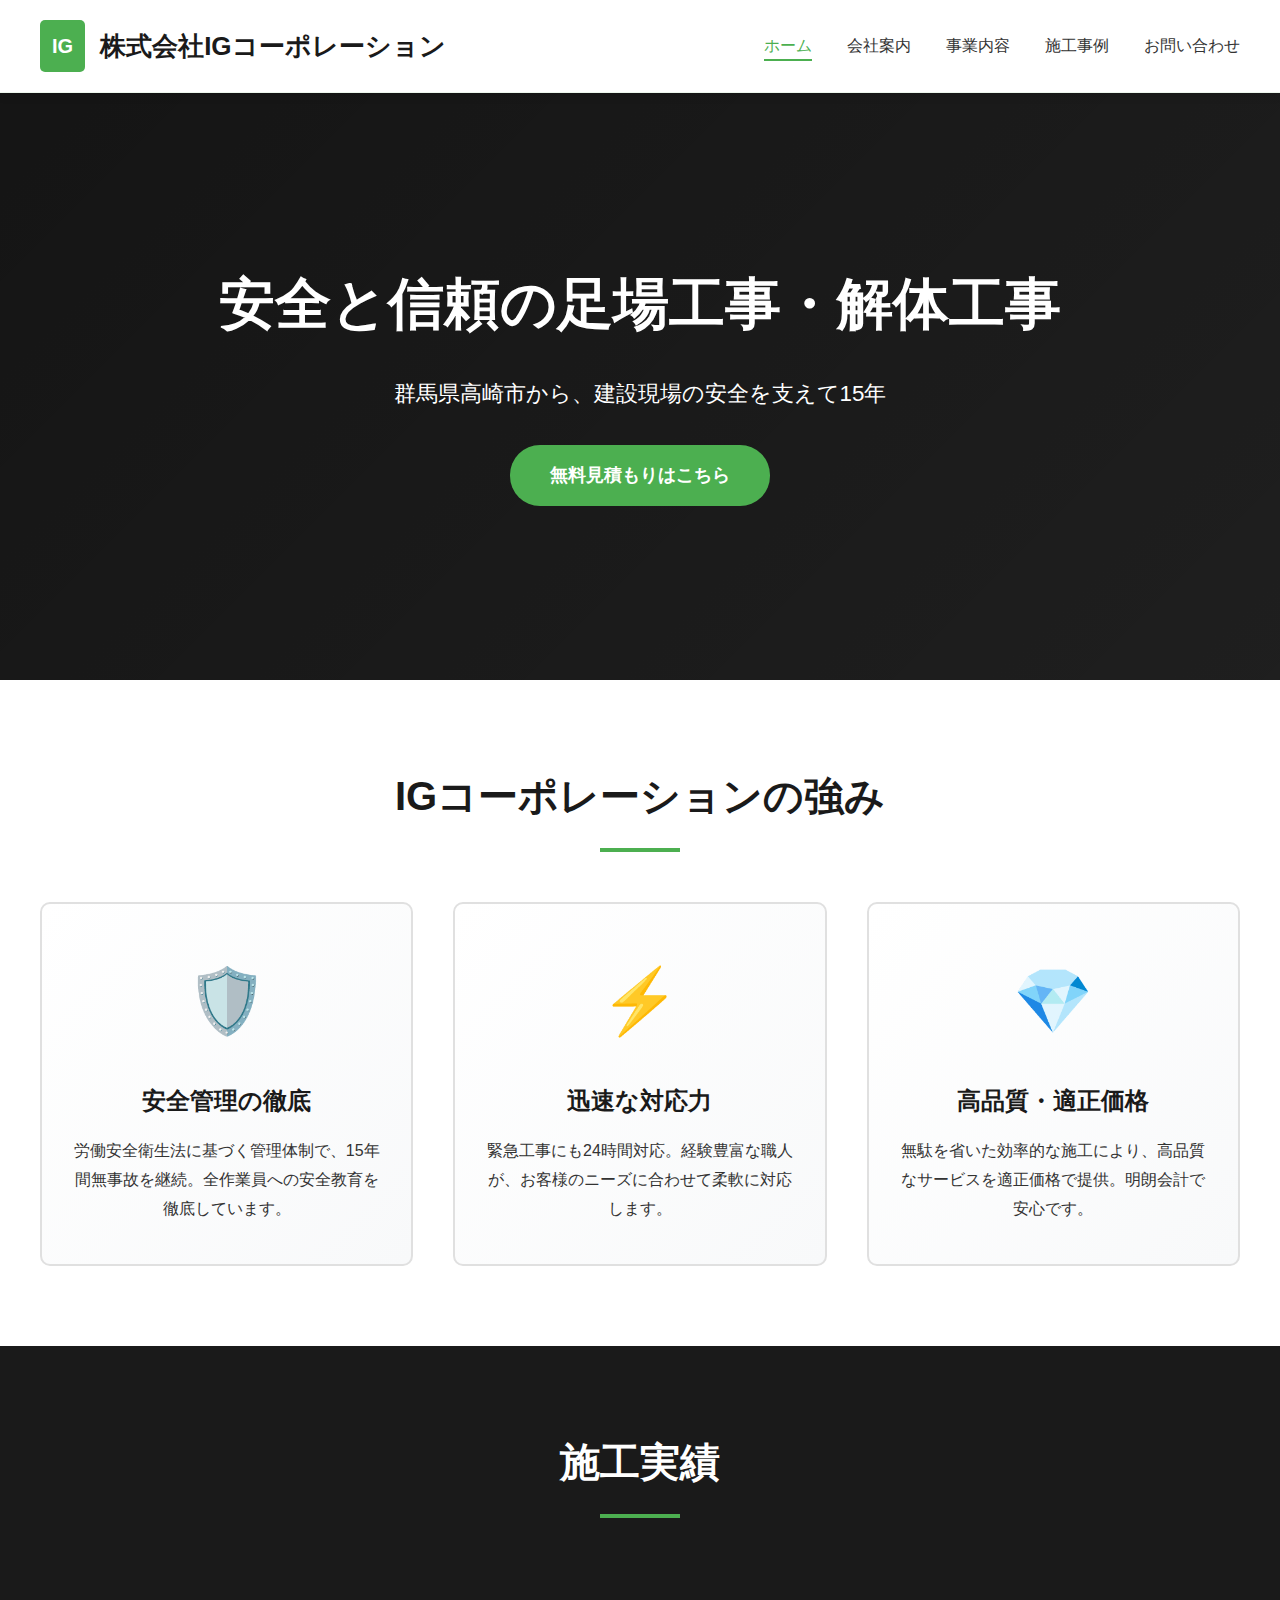
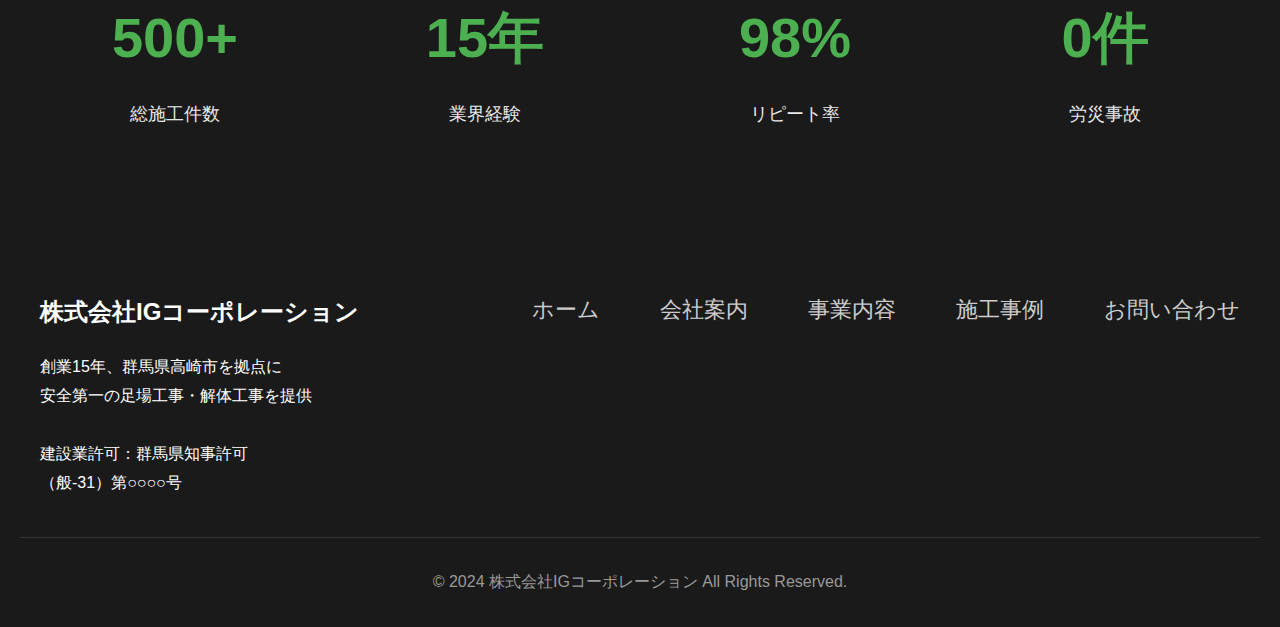
<file: ig-corp-basic-plan.html>
<!DOCTYPE html>
<html lang="ja">
<head>
    <meta charset="UTF-8">
    <meta name="viewport" content="width=device-width, initial-scale=1.0">
    <title>株式会社IGコーポレーション | 群馬県高崎市の足場工事・解体工事専門業者</title>
    <meta name="description" content="株式会社IGコーポレーションは群馬県高崎市を拠点に、安全第一の足場工事・解体工事を提供。創業15年の実績と信頼。無料見積もり実施中。">
    
    <style>
        * {
            margin: 0;
            padding: 0;
            box-sizing: border-box;
        }
        
        body {
            font-family: 'Noto Sans JP', -apple-system, BlinkMacSystemFont, sans-serif;
            line-height: 1.8;
            color: #333;
        }
        
        /* ヘッダー */
        header {
            background: white;
            box-shadow: 0 2px 10px rgba(0,0,0,0.1);
            position: fixed;
            width: 100%;
            top: 0;
            z-index: 1000;
        }
        
        .header-main {
            background: white;
            padding: 20px;
            border-bottom: 1px solid rgba(76, 175, 80, 0.1);
        }
        
        .header-content {
            max-width: 1200px;
            margin: 0 auto;
            display: flex;
            justify-content: space-between;
            align-items: center;
        }
        
        .logo {
            display: flex;
            align-items: center;
            font-size: 26px;
            font-weight: bold;
            color: #1a1a1a;
        }
        
        .logo-mark {
            background: #4CAF50;
            color: white;
            padding: 8px 12px;
            border-radius: 5px;
            margin-right: 15px;
            font-size: 20px;
        }
        
        nav ul {
            display: flex;
            list-style: none;
            gap: 35px;
        }
        
        nav a {
            text-decoration: none;
            color: #333;
            font-weight: 500;
            position: relative;
            padding: 5px 0;
        }

        nav a.active {
            color: #4CAF50;
            border-bottom: 2px solid #4CAF50;
        }
        
        /* メインコンテンツ */
        .main-content {
            margin-top: 80px;
            min-height: calc(100vh - 200px);
        }
        
        /* ページ管理 */
        .page {
            display: none;
        }

        .page.active {
            display: block;
        }

        /* ホームページ - ヒーロー */
        .hero-section {
            height: 600px;
            background: linear-gradient(135deg, rgba(0,0,0,0.6), rgba(0,0,0,0.4)), #333;
            display: flex;
            align-items: center;
            justify-content: center;
        }

        .hero-content {
            text-align: center;
            color: white;
            padding: 20px;
            max-width: 900px;
        }

        .hero-content h1 {
            font-size: 3.5em;
            margin-bottom: 20px;
        }

        .hero-content p {
            font-size: 1.4em;
            margin-bottom: 30px;
        }

        .btn-primary {
            background: #4CAF50;
            color: white;
            padding: 15px 40px;
            text-decoration: none;
            border-radius: 30px;
            display: inline-block;
            font-weight: bold;
            font-size: 1.1em;
        }
        
        .container {
            max-width: 1200px;
            margin: 0 auto;
        }

        .section-title {
            text-align: center;
            font-size: 2.5em;
            margin-bottom: 20px;
            color: #1a1a1a;
            position: relative;
            padding-bottom: 20px;
        }

        .section-title::after {
            content: '';
            position: absolute;
            bottom: 0;
            left: 50%;
            transform: translateX(-50%);
            width: 80px;
            height: 4px;
            background: #4CAF50;
        }
        
        /* ホーム - 3つの強み */
        .home-strengths {
            padding: 80px 20px;
            background: white;
        }
        
        .strengths-grid {
            display: grid;
            grid-template-columns: repeat(auto-fit, minmax(300px, 1fr));
            gap: 40px;
            margin-top: 50px;
        }
        
        .strength-card {
            text-align: center;
            padding: 40px 30px;
            background: linear-gradient(135deg, #fff, #f8f9fa);
            border-radius: 10px;
            border: 2px solid #e0e0e0;
        }
        
        .strength-icon {
            font-size: 4em;
            margin-bottom: 20px;
            color: #4CAF50;
        }
        
        .strength-card h3 {
            font-size: 1.5em;
            margin-bottom: 15px;
            color: #1a1a1a;
        }
        
        /* ホーム - 施工実績 */
        .home-works {
            padding: 80px 20px;
            background: #1a1a1a;
            color: white;
        }
        
        .works-stats {
            display: grid;
            grid-template-columns: repeat(auto-fit, minmax(200px, 1fr));
            gap: 40px;
            text-align: center;
            margin-top: 50px;
        }
        
        .stat-item {
            padding: 20px;
        }
        
        .stat-number {
            font-size: 3.5em;
            font-weight: bold;
            color: #4CAF50;
            margin-bottom: 10px;
        }
        
        .stat-label {
            font-size: 1.1em;
            opacity: 0.9;
        }
        
        /* 会社案内ページ */
        .page-hero {
            background: linear-gradient(rgba(0,0,0,0.6), rgba(0,0,0,0.6)), #333;
            color: white;
            padding: 180px 20px 100px 20px;
            text-align: center;
        }
        
        .page-hero h1 {
            font-size: 3em;
            margin-bottom: 20px;
        }
        
        .company-content {
            padding: 80px 20px;
            background: white;
        }
        
        .company-grid {
            display: grid;
            grid-template-columns: 1fr 2fr;
            gap: 40px;
            max-width: 1000px;
            margin: 0 auto;
        }
        
        .info-label {
            font-weight: bold;
            padding: 20px;
            background: #f8f9fa;
            border-left: 4px solid #4CAF50;
        }
        
        .info-content {
            padding: 20px;
            border-bottom: 1px solid #e0e0e0;
        }
        
        .company-message {
            margin-top: 80px;
            padding: 60px 40px;
            background: linear-gradient(135deg, #f8f9fa, white);
            border-radius: 10px;
            max-width: 900px;
            margin-left: auto;
            margin-right: auto;
        }
        
        .message-header {
            display: flex;
            align-items: center;
            gap: 40px;
            margin-bottom: 40px;
        }
        
        .ceo-photo {
            width: 200px;
            height: 250px;
            background: #ddd;
            border-radius: 10px;
            display: flex;
            align-items: center;
            justify-content: center;
            font-size: 24px;
            color: #999;
        }
        
        .ceo-info h3 {
            font-size: 1.8em;
            color: #4CAF50;
            margin-bottom: 10px;
        }
        
        /* 事業内容ページ */
        .service-sections {
            padding: 60px 20px;
        }
        
        .service-block {
            max-width: 1000px;
            margin: 0 auto 60px;
            display: grid;
            grid-template-columns: 1fr 1fr;
            gap: 40px;
            align-items: center;
        }
        
        .service-block:nth-child(even) {
            direction: rtl;
        }
        
        .service-block:nth-child(even) > * {
            direction: ltr;
        }
        
        .service-image {
            background: linear-gradient(135deg, #4CAF50, #81C784);
            height: 400px;
            border-radius: 10px;
            display: flex;
            align-items: center;
            justify-content: center;
            font-size: 80px;
            color: white;
        }
        
        .service-info h3 {
            font-size: 2em;
            color: #4CAF50;
            margin-bottom: 20px;
        }
        
        .service-features {
            list-style: none;
            margin-top: 30px;
        }
        
        .service-features li {
            padding: 10px 0;
            border-bottom: 1px solid #e0e0e0;
            display: flex;
            align-items: center;
            gap: 10px;
        }
        
        .service-features li::before {
            content: '✓';
            color: #4CAF50;
            font-weight: bold;
            font-size: 1.2em;
        }
        
        /* 施工事例ページ */
        .works-filter {
            text-align: center;
            margin: 40px 0;
        }
        
        .filter-buttons {
            display: flex;
            justify-content: center;
            gap: 15px;
            flex-wrap: wrap;
        }
        
        .filter-btn {
            padding: 10px 25px;
            background: white;
            border: 2px solid #4CAF50;
            color: #4CAF50;
            border-radius: 25px;
            cursor: pointer;
            font-weight: bold;
        }

        .filter-btn.active {
            background: #4CAF50;
            color: white;
        }
        
        .works-gallery {
            display: grid;
            grid-template-columns: repeat(auto-fill, minmax(350px, 1fr));
            gap: 30px;
            padding: 40px 20px;
            max-width: 1200px;
            margin: 0 auto;
        }
        
        .work-item {
            background: white;
            border-radius: 10px;
            overflow: hidden;
            box-shadow: 0 5px 15px rgba(0,0,0,0.1);
        }
        
        .work-image {
            height: 250px;
            background: linear-gradient(135deg, #e0e0e0, #f0f0f0);
            display: flex;
            align-items: center;
            justify-content: center;
            font-size: 24px;
            color: #999;
        }
        
        .work-info {
            padding: 25px;
        }
        
        .work-tags {
            display: flex;
            gap: 8px;
            margin-bottom: 15px;
        }
        
        .work-tag {
            background: #4CAF50;
            color: white;
            padding: 3px 12px;
            border-radius: 15px;
            font-size: 12px;
        }
        
        .work-info h3 {
            margin-bottom: 10px;
            color: #1a1a1a;
        }
        
        .work-details {
            display: flex;
            justify-content: space-between;
            margin-top: 15px;
            padding-top: 15px;
            border-top: 1px solid #e0e0e0;
            font-size: 14px;
            color: #666;
        }
        
        
        /* お問い合わせページ */
        .contact-simple {
            max-width: 800px;
            margin: 0 auto;
            padding: 80px 20px;
        }

        .contact-info-grid {
            display: flex;
            flex-direction: column;
            gap: 30px;
            margin-top: 50px;
        }

        .contact-card {
            background: white;
            padding: 40px 60px;
            border-radius: 10px;
            box-shadow: 0 5px 15px rgba(0,0,0,0.1);
            display: grid;
            grid-template-columns: 250px 1fr auto;
            align-items: center;
            gap: 40px;
            text-align: left;
        }

        .contact-card h3 {
            color: #4CAF50;
            margin: 0;
            font-size: 1.5em;
        }

        .contact-card .contact-value {
            font-size: 1.4em;
            font-weight: bold;
            color: #1a1a1a;
            margin: 0;
        }

        .contact-card .contact-note {
            color: #666;
            font-size: 0.95em;
            line-height: 1.8;
            margin: 0;
        }
        
        /* フッター */
        footer {
            background: #1a1a1a;
            color: white;
            padding: 60px 20px 30px;
        }
        
        .footer-content {
            max-width: 1200px;
            margin: 0 auto;
            margin-bottom: 40px;
            display: grid;
            grid-template-columns: 1fr 1fr;
            gap: 40px;
            align-items: start;
        }
        
        .footer-logo {
            font-size: 1.5em;
            font-weight: bold;
            margin-bottom: 20px;
            color: white;
        }

        .footer-section p {
            line-height: 1.8;
        }

        .footer-nav {
            display: flex;
            align-items: center;
        }

        .footer-nav ul {
            list-style: none;
            display: flex;
            gap: 60px;
            justify-content: flex-start;
            align-items: center;
            flex-wrap: nowrap;
            margin: 0;
            padding: 0;
        }

        .footer-nav ul li {
            margin: 0;
            white-space: nowrap;
        }

        .footer-nav a {
            color: #ccc;
            text-decoration: none;
            transition: color 0.3s;
            font-size: 22px;
            font-weight: 500;
            white-space: nowrap;
        }

        .footer-nav a:hover {
            color: #4CAF50;
        }
        
        .footer-bottom {
            text-align: center;
            padding-top: 30px;
            border-top: 1px solid #333;
            color: #999;
        }
        
        /* モバイルメニュー */
        .mobile-menu-toggle {
            display: none;
            background: none;
            border: none;
            font-size: 28px;
            cursor: pointer;
            color: #333;
        }
        
        @media (max-width: 768px) {
            .header-top {
                font-size: 12px;
            }
            
            .header-top-left {
                flex-direction: column;
                gap: 5px;
            }
            
            nav ul {
                display: none;
                position: absolute;
                top: 100%;
                left: 0;
                right: 0;
                background: white;
                flex-direction: column;
                padding: 20px;
                box-shadow: 0 5px 15px rgba(0,0,0,0.1);
            }
            
            nav ul.show {
                display: flex;
            }
            
            .mobile-menu-toggle {
                display: block;
            }
            
            .slide-content h1 {
                font-size: 2.5em;
            }
            
            .company-grid,
            .service-block {
                grid-template-columns: 1fr;
            }

            .contact-card {
                grid-template-columns: 1fr;
                gap: 20px;
                padding: 30px;
                text-align: center;
            }
            
            .form-row {
                grid-template-columns: 1fr;
            }
            
            .news-form {
                grid-template-columns: 1fr;
            }
            
            .footer-content {
                grid-template-columns: 1fr;
                text-align: center;
                gap: 40px;
            }

            .footer-nav ul {
                justify-content: center;
                gap: 20px;
            }
            
            .message-header {
                flex-direction: column;
                text-align: center;
            }
        }
    </style>
</head>
<body>
    <!-- ヘッダー -->
    <header>
        <div class="header-main">
            <div class="header-content">
                <div class="logo">
                    <span class="logo-mark">IG</span>
                    <span>株式会社IGコーポレーション</span>
                </div>
                <button class="mobile-menu-toggle" onclick="toggleMobileMenu()">☰</button>
                <nav>
                    <ul id="navMenu">
                        <li><a href="#home" onclick="showPage('home')" class="nav-link active">ホーム</a></li>
                        <li><a href="#company" onclick="showPage('company')" class="nav-link">会社案内</a></li>
                        <li><a href="#service" onclick="showPage('service')" class="nav-link">事業内容</a></li>
                        <li><a href="#works" onclick="showPage('works')" class="nav-link">施工事例</a></li>
                        <li><a href="#contact" onclick="showPage('contact')" class="nav-link">お問い合わせ</a></li>
                    </ul>
                </nav>
            </div>
        </div>
    </header>

    <!-- メインコンテンツ -->
    <main class="main-content">
        <!-- ホームページ -->
        <div id="home" class="page active">
            <!-- ヒーローセクション -->
            <div class="hero-section">
                <div class="hero-content">
                    <h1>安全と信頼の足場工事・解体工事</h1>
                    <p>群馬県高崎市から、建設現場の安全を支えて15年</p>
                    <a href="#contact" class="btn-primary" onclick="showPage('contact')">無料見積もりはこちら</a>
                </div>
            </div>

            <!-- 3つの強み -->
            <section class="home-strengths">
                <div class="container">
                    <h2 class="section-title">IGコーポレーションの強み</h2>
                    <div class="strengths-grid">
                        <div class="strength-card">
                            <div class="strength-icon">🛡️</div>
                            <h3>安全管理の徹底</h3>
                            <p>労働安全衛生法に基づく管理体制で、15年間無事故を継続。全作業員への安全教育を徹底しています。</p>
                        </div>
                        <div class="strength-card">
                            <div class="strength-icon">⚡</div>
                            <h3>迅速な対応力</h3>
                            <p>緊急工事にも24時間対応。経験豊富な職人が、お客様のニーズに合わせて柔軟に対応します。</p>
                        </div>
                        <div class="strength-card">
                            <div class="strength-icon">💎</div>
                            <h3>高品質・適正価格</h3>
                            <p>無駄を省いた効率的な施工により、高品質なサービスを適正価格で提供。明朗会計で安心です。</p>
                        </div>
                    </div>
                </div>
            </section>

            <!-- 施工実績 -->
            <section class="home-works">
                <div class="container">
                    <h2 class="section-title" style="color: white;">施工実績</h2>
                    <div class="works-stats">
                        <div class="stat-item">
                            <div class="stat-number">500+</div>
                            <div class="stat-label">総施工件数</div>
                        </div>
                        <div class="stat-item">
                            <div class="stat-number">15年</div>
                            <div class="stat-label">業界経験</div>
                        </div>
                        <div class="stat-item">
                            <div class="stat-number">98%</div>
                            <div class="stat-label">リピート率</div>
                        </div>
                        <div class="stat-item">
                            <div class="stat-number">0件</div>
                            <div class="stat-label">労災事故</div>
                        </div>
                    </div>
                </div>
            </section>
        </div>

        <!-- 会社案内ページ -->
        <div id="company" class="page">
            <div class="page-hero">
                <h1>会社案内</h1>
                <p>信頼と実績の15年 - 地域と共に歩む</p>
            </div>
            
            <div class="company-content">
                <div class="container">
                    <h2 class="section-title">会社概要</h2>
                    <div class="company-grid">
                        <div class="info-label">会社名</div>
                        <div class="info-content">株式会社IGコーポレーション</div>
                        
                        <div class="info-label">代表取締役</div>
                        <div class="info-content">佐々木 綾（ささき あや）</div>
                        
                        <div class="info-label">設立</div>
                        <div class="info-content">2009年4月</div>
                        
                        <div class="info-label">資本金</div>
                        <div class="info-content">1,000万円</div>
                        
                        <div class="info-label">所在地</div>
                        <div class="info-content">
                            〒370-0000<br>
                            群馬県高崎市○○町1-2-3<br>
                            IGビル 2F
                        </div>
                        
                        <div class="info-label">連絡先</div>
                        <div class="info-content">
                            TEL: 027-XXX-XXXX<br>
                            FAX: 027-XXX-XXXX<br>
                            E-mail: info@ig-corp.co.jp
                        </div>
                        
                        <div class="info-label">営業時間</div>
                        <div class="info-content">
                            平日: 8:00〜17:00<br>
                            土曜: 8:00〜15:00（第2・4土曜休み）<br>
                            日祝: 休業（緊急対応可）
                        </div>
                        
                        <div class="info-label">事業内容</div>
                        <div class="info-content">
                            ・とび工事業（足場工事）<br>
                            ・解体工事業<br>
                            ・仮設資材レンタル<br>
                            ・安全管理コンサルティング
                        </div>
                        
                        <div class="info-label">許可・資格</div>
                        <div class="info-content">
                            建設業許可：群馬県知事許可（般-31）第○○○○号<br>
                            産業廃棄物収集運搬業許可：第○○○○号<br>
                            ISO9001認証取得
                        </div>
                        
                        <div class="info-label">従業員数</div>
                        <div class="info-content">25名（2024年12月現在）</div>
                        
                        <div class="info-label">主要取引先</div>
                        <div class="info-content">
                            大手ゼネコン各社<br>
                            地域建設会社<br>
                            官公庁
                        </div>
                    </div>
                    
                    <div class="company-message">
                        <h2 class="section-title">代表メッセージ</h2>
                        <div class="message-header">
                            <div class="ceo-photo">👤 代表写真</div>
                            <div class="ceo-info">
                                <h3>安全と品質で地域に貢献</h3>
                                <p>代表取締役　佐々木 綾</p>
                            </div>
                        </div>
                        <p>
                            株式会社IGコーポレーションは、2009年の創業以来、群馬県高崎市を拠点に「安全第一」を理念として、足場工事・解体工事を中心に事業を展開してまいりました。
                        </p>
                        <p>
                            建設業界において、足場は作業員の命を守る最も重要な設備です。私たちは、その責任の重さを深く認識し、徹底した品質管理と安全管理のもと、一つ一つの現場に真摯に向き合っています。
                        </p>
                        <p>
                            また、女性経営者として、働きやすい職場環境の整備にも力を入れています。性別や年齢に関係なく、全ての従業員が誇りを持って働ける会社づくりを目指しています。
                        </p>
                        <p>
                            これからも地域の皆様と共に歩み、信頼される企業として成長し続けてまいります。今後ともご指導ご鞭撻のほど、よろしくお願い申し上げます。
                        </p>
                    </div>
                </div>
            </div>
        </div>

        <!-- 事業内容ページ -->
        <div id="service" class="page">
            <div class="page-hero">
                <h1>事業内容</h1>
                <p>確かな技術力で、あらゆる現場のニーズに対応</p>
            </div>
            
            <div class="service-sections">
                <div class="container">
                    <div class="service-block">
                        <div class="service-image">🏗️</div>
                        <div class="service-info">
                            <h3>足場工事</h3>
                            <p>
                                新築工事、改修工事、塗装工事など、あらゆる建設現場に対応する足場の組立・解体を行います。
                                安全性と作業効率を両立させた、最適な足場プランをご提案します。
                            </p>
                            <ul class="service-features">
                                <li>ビル・マンション用足場</li>
                                <li>戸建住宅用足場</li>
                                <li>橋梁・高架用特殊足場</li>
                                <li>イベント用仮設足場</li>
                                <li>足場資材レンタル</li>
                            </ul>
                        </div>
                    </div>
                    
                    <div class="service-block">
                        <div class="service-image">🔨</div>
                        <div class="service-info">
                            <h3>解体工事</h3>
                            <p>
                                木造建築から鉄骨・RC造まで、幅広い構造の建物解体に対応。
                                環境に配慮し、騒音・振動・粉塵対策を徹底した安全な解体工事を実施します。
                            </p>
                            <ul class="service-features">
                                <li>木造建築物解体</li>
                                <li>鉄骨・RC造解体</li>
                                <li>内装解体・スケルトン工事</li>
                                <li>アスベスト除去工事</li>
                                <li>産業廃棄物適正処理</li>
                            </ul>
                        </div>
                    </div>
                    
                    <div class="service-block">
                        <div class="service-image">📋</div>
                        <div class="service-info">
                            <h3>安全管理サポート</h3>
                            <p>
                                15年間無事故の実績を活かし、建設現場の安全管理をトータルサポート。
                                安全教育から現場巡回まで、包括的な安全管理体制の構築をお手伝いします。
                            </p>
                            <ul class="service-features">
                                <li>安全管理計画の策定</li>
                                <li>作業員向け安全教育</li>
                                <li>定期安全パトロール</li>
                                <li>リスクアセスメント実施</li>
                                <li>労働安全コンサルティング</li>
                            </ul>
                        </div>
                    </div>
                </div>
            </div>
        </div>

        <!-- 施工事例ページ -->
        <div id="works" class="page">
            <div class="page-hero">
                <h1>施工事例</h1>
                <p>これまでの実績をご紹介します</p>
            </div>
            
            <div class="container">
                <div class="works-filter">
                    <div class="filter-buttons">
                        <button class="filter-btn active" onclick="filterWorks('all')">すべて</button>
                        <button class="filter-btn" onclick="filterWorks('scaffold')">足場工事</button>
                        <button class="filter-btn" onclick="filterWorks('demolition')">解体工事</button>
                        <button class="filter-btn" onclick="filterWorks('special')">特殊工事</button>
                    </div>
                </div>
                
                <div class="works-gallery">
                    <div class="work-item" data-category="scaffold">
                        <div class="work-image">📸 マンション新築工事</div>
                        <div class="work-info">
                            <div class="work-tags">
                                <span class="work-tag">足場工事</span>
                                <span class="work-tag">新築</span>
                            </div>
                            <h3>高崎市○○町マンション新築工事</h3>
                            <p>10階建てマンションの新築工事用足場。安全性を最優先に、効率的な作業動線を確保。</p>
                            <div class="work-details">
                                <span>工期: 6ヶ月</span>
                                <span>2024年11月完了</span>
                            </div>
                        </div>
                    </div>
                    
                    <div class="work-item" data-category="demolition">
                        <div class="work-image">📸 工場解体工事</div>
                        <div class="work-info">
                            <div class="work-tags">
                                <span class="work-tag">解体工事</span>
                                <span class="work-tag">産業施設</span>
                            </div>
                            <h3>前橋市工場解体プロジェクト</h3>
                            <p>大型工場の安全な解体。アスベスト除去から廃材処理まで一貫対応。</p>
                            <div class="work-details">
                                <span>工期: 3ヶ月</span>
                                <span>2024年10月完了</span>
                            </div>
                        </div>
                    </div>
                    
                    <div class="work-item" data-category="scaffold">
                        <div class="work-image">📸 商業施設改修</div>
                        <div class="work-info">
                            <div class="work-tags">
                                <span class="work-tag">足場工事</span>
                                <span class="work-tag">改修</span>
                            </div>
                            <h3>ショッピングモール外壁改修</h3>
                            <p>営業中の商業施設での外壁改修工事。お客様の安全を最優先に施工。</p>
                            <div class="work-details">
                                <span>工期: 2ヶ月</span>
                                <span>2024年9月完了</span>
                            </div>
                        </div>
                    </div>
                    
                    <div class="work-item" data-category="special">
                        <div class="work-image">📸 橋梁工事</div>
                        <div class="work-info">
                            <div class="work-tags">
                                <span class="work-tag">特殊足場</span>
                                <span class="work-tag">公共工事</span>
                            </div>
                            <h3>利根川橋梁補修工事</h3>
                            <p>河川上の橋梁補修用特殊足場。困難な条件下での安全施工を実現。</p>
                            <div class="work-details">
                                <span>工期: 4ヶ月</span>
                                <span>2024年8月完了</span>
                            </div>
                        </div>
                    </div>
                    
                    <div class="work-item" data-category="demolition">
                        <div class="work-image">📸 住宅解体</div>
                        <div class="work-info">
                            <div class="work-tags">
                                <span class="work-tag">解体工事</span>
                                <span class="work-tag">住宅</span>
                            </div>
                            <h3>木造住宅解体工事（高崎市）</h3>
                            <p>住宅密集地での慎重な解体作業。近隣への配慮を徹底。</p>
                            <div class="work-details">
                                <span>工期: 2週間</span>
                                <span>2024年7月完了</span>
                            </div>
                        </div>
                    </div>
                    
                    <div class="work-item" data-category="scaffold">
                        <div class="work-image">📸 学校改修</div>
                        <div class="work-info">
                            <div class="work-tags">
                                <span class="work-tag">足場工事</span>
                                <span class="work-tag">公共施設</span>
                            </div>
                            <h3>市立小学校耐震改修工事</h3>
                            <p>児童の安全を最優先に、夏季休業中の短期集中施工。</p>
                            <div class="work-details">
                                <span>工期: 1.5ヶ月</span>
                                <span>2024年8月完了</span>
                            </div>
                        </div>
                    </div>
                </div>
            </div>
        </div>

        <!-- お問い合わせページ -->
        <div id="contact" class="page">
            <div class="page-hero">
                <h1>お問い合わせ</h1>
                <p>お見積もり・ご相談はお気軽にどうぞ</p>
            </div>

            <div class="contact-simple">
                <div class="container">
                    <div class="contact-info-grid">
                        <div class="contact-card">
                            <h3>📞 お電話でのお問い合わせ</h3>
                            <div class="contact-value">027-XXX-XXXX</div>
                            <div class="contact-note">
                                平日 8:00〜17:00<br>
                                土曜 8:00〜15:00<br>
                                （第2・4土曜休み）
                            </div>
                        </div>

                        <div class="contact-card">
                            <h3>✉️ メールでのお問い合わせ</h3>
                            <div class="contact-value">info@ig-corp.co.jp</div>
                            <div class="contact-note">
                                24時間受付<br>
                                1営業日以内にご返信いたします
                            </div>
                        </div>

                        <div class="contact-card">
                            <h3>📍 所在地</h3>
                            <div class="contact-value" style="font-size: 1.1em;">
                                〒370-0000<br>
                                群馬県高崎市○○町1-2-3<br>
                                IGビル 2F
                            </div>
                            <div class="contact-note">
                                JR高崎駅より車で15分<br>
                                関越道 高崎ICより10分<br>
                                🚗 無料駐車場完備（10台）
                            </div>
                        </div>
                    </div>
                </div>
            </div>
        </div>
    </main>

    <!-- フッター -->
    <footer>
        <div class="footer-content">
            <div class="footer-section">
                <h4 class="footer-logo">株式会社IGコーポレーション</h4>
                <p>
                    創業15年、群馬県高崎市を拠点に<br>
                    安全第一の足場工事・解体工事を提供<br>
                    <br>
                    建設業許可：群馬県知事許可<br>
                    （般-31）第○○○○号
                </p>
            </div>

            <div class="footer-nav">
                <ul>
                    <li><a href="#home" onclick="showPage('home')">ホーム</a></li>
                    <li><a href="#company" onclick="showPage('company')">会社案内</a></li>
                    <li><a href="#service" onclick="showPage('service')">事業内容</a></li>
                    <li><a href="#works" onclick="showPage('works')">施工事例</a></li>
                    <li><a href="#contact" onclick="showPage('contact')">お問い合わせ</a></li>
                </ul>
            </div>
        </div>
        
        <div class="footer-bottom">
            <p>&copy; 2024 株式会社IGコーポレーション All Rights Reserved.</p>
        </div>
    </footer>

    <script>
        // ページ切り替え
        function showPage(pageId) {
            const pages = document.querySelectorAll('.page');
            pages.forEach(page => {
                page.classList.remove('active');
            });
            
            const selectedPage = document.getElementById(pageId);
            if (selectedPage) {
                selectedPage.classList.add('active');
            }
            
            const navLinks = document.querySelectorAll('.nav-link');
            navLinks.forEach(link => {
                link.classList.remove('active');
                if (link.getAttribute('href') === '#' + pageId) {
                    link.classList.add('active');
                }
            });
            
            document.getElementById('navMenu').classList.remove('show');
            window.scrollTo(0, 0);
        }
        
        // モバイルメニュー
        function toggleMobileMenu() {
            const navMenu = document.getElementById('navMenu');
            navMenu.classList.toggle('show');
        }

        // 施工事例フィルター
        function filterWorks(category) {
            const buttons = document.querySelectorAll('.filter-btn');
            const items = document.querySelectorAll('.work-item');
            
            buttons.forEach(btn => {
                btn.classList.remove('active');
                if (btn.textContent.includes(getCategoryText(category))) {
                    btn.classList.add('active');
                }
            });
            
            items.forEach(item => {
                if (category === 'all' || item.dataset.category === category) {
                    item.style.display = 'block';
                } else {
                    item.style.display = 'none';
                }
            });
        }
        
        function getCategoryText(category) {
            const texts = {
                'all': 'すべて',
                'scaffold': '足場工事',
                'demolition': '解体工事',
                'special': '特殊工事'
            };
            return texts[category] || 'すべて';
        }
    </script>
</body>
</html>
</file>
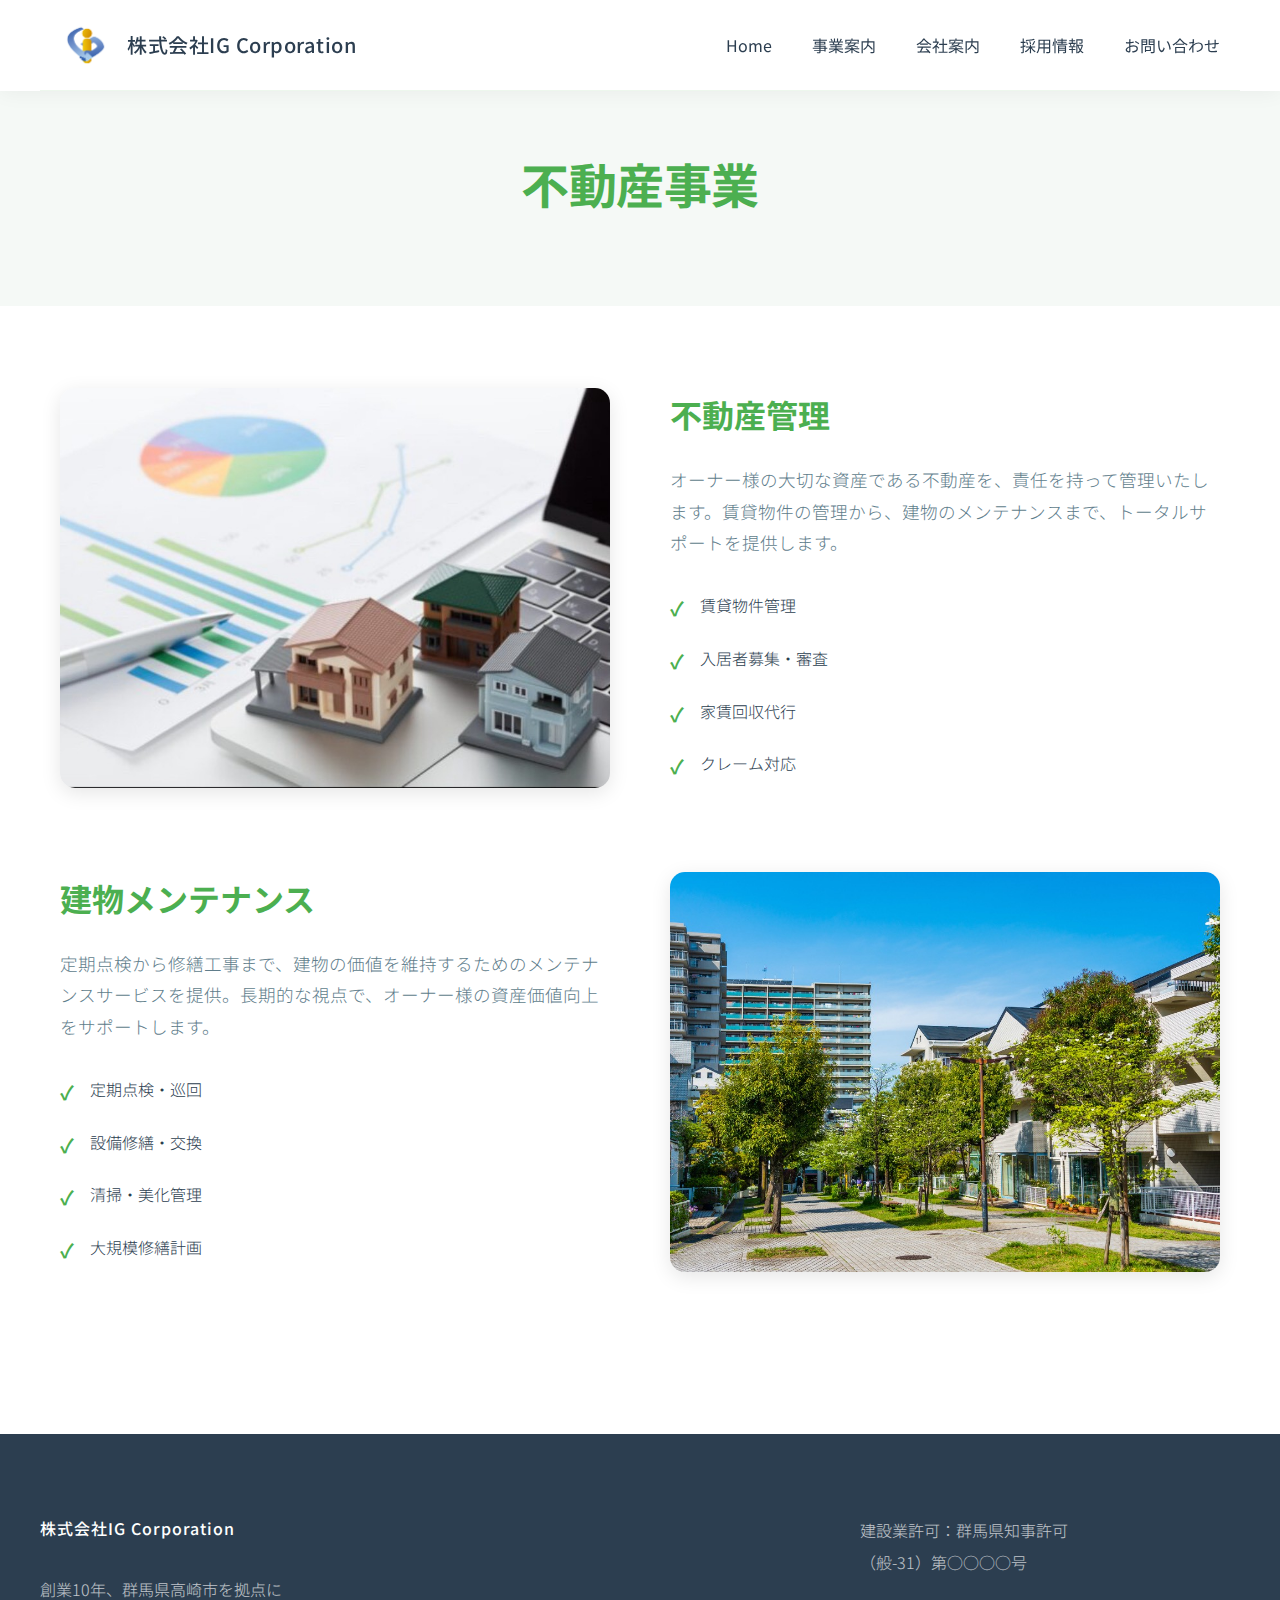
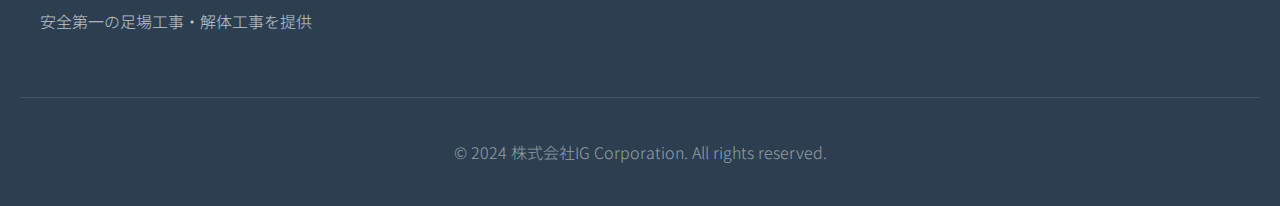
<file: realestate.html>
<!DOCTYPE html>
<html lang="ja">
<head>
    <meta charset="UTF-8">
    <meta name="viewport" content="width=device-width, initial-scale=1.0">
    <title>不動産事業 | 株式会社IG Corporation</title>
    <meta name="description" content="株式会社IG Corporation 不動産事業。不動産の売買・賃貸・管理まで、トータルサポートいたします。">
    <link rel="icon" type="image/png" href="favicon.png">
    <link rel="stylesheet" href="style.css">
    <script src="components/common.js"></script>
</head>
<body>
    <!-- ヘッダー -->
    <div id="header"></div>

    <!-- メインコンテンツ -->
    <main>
        <!-- ページタイトル -->
        <section style="background: var(--bg-light); padding: 60px 0; text-align: center;">
            <div class="container">
                <h1 class="section-title" style="color: var(--primary-green);">不動産事業</h1>
            </div>
        </section>

        <!-- 不動産事業 -->
        <section class="service-section">
            <div class="container">
                <article class="service-block">
                    <div class="service-image-wrapper">
                        <img src="images/realestate/LINE_ALBUM_不動産事業_251117_1.jpg" alt="不動産管理">
                    </div>
                    <div class="service-info">
                        <h3>不動産管理</h3>
                        <p>オーナー様の大切な資産である不動産を、責任を持って管理いたします。賃貸物件の管理から、建物のメンテナンスまで、トータルサポートを提供します。</p>
                        <ul class="service-features">
                            <li>賃貸物件管理</li>
                            <li>入居者募集・審査</li>
                            <li>家賃回収代行</li>
                            <li>クレーム対応</li>
                        </ul>
                    </div>
                </article>

                <article class="service-block">
                    <div class="service-image-wrapper">
                        <img src="images/realestate/LINE_ALBUM_不動産事業_251117_2.jpg" alt="建物メンテナンス">
                    </div>
                    <div class="service-info">
                        <h3>建物メンテナンス</h3>
                        <p>定期点検から修繕工事まで、建物の価値を維持するためのメンテナンスサービスを提供。長期的な視点で、オーナー様の資産価値向上をサポートします。</p>
                        <ul class="service-features">
                            <li>定期点検・巡回</li>
                            <li>設備修繕・交換</li>
                            <li>清掃・美化管理</li>
                            <li>大規模修繕計画</li>
                        </ul>
                    </div>
                </article>
            </div>
        </section>
    </main>

    <!-- フッター -->
    <div id="footer"></div>
</body>
</html>
</file>
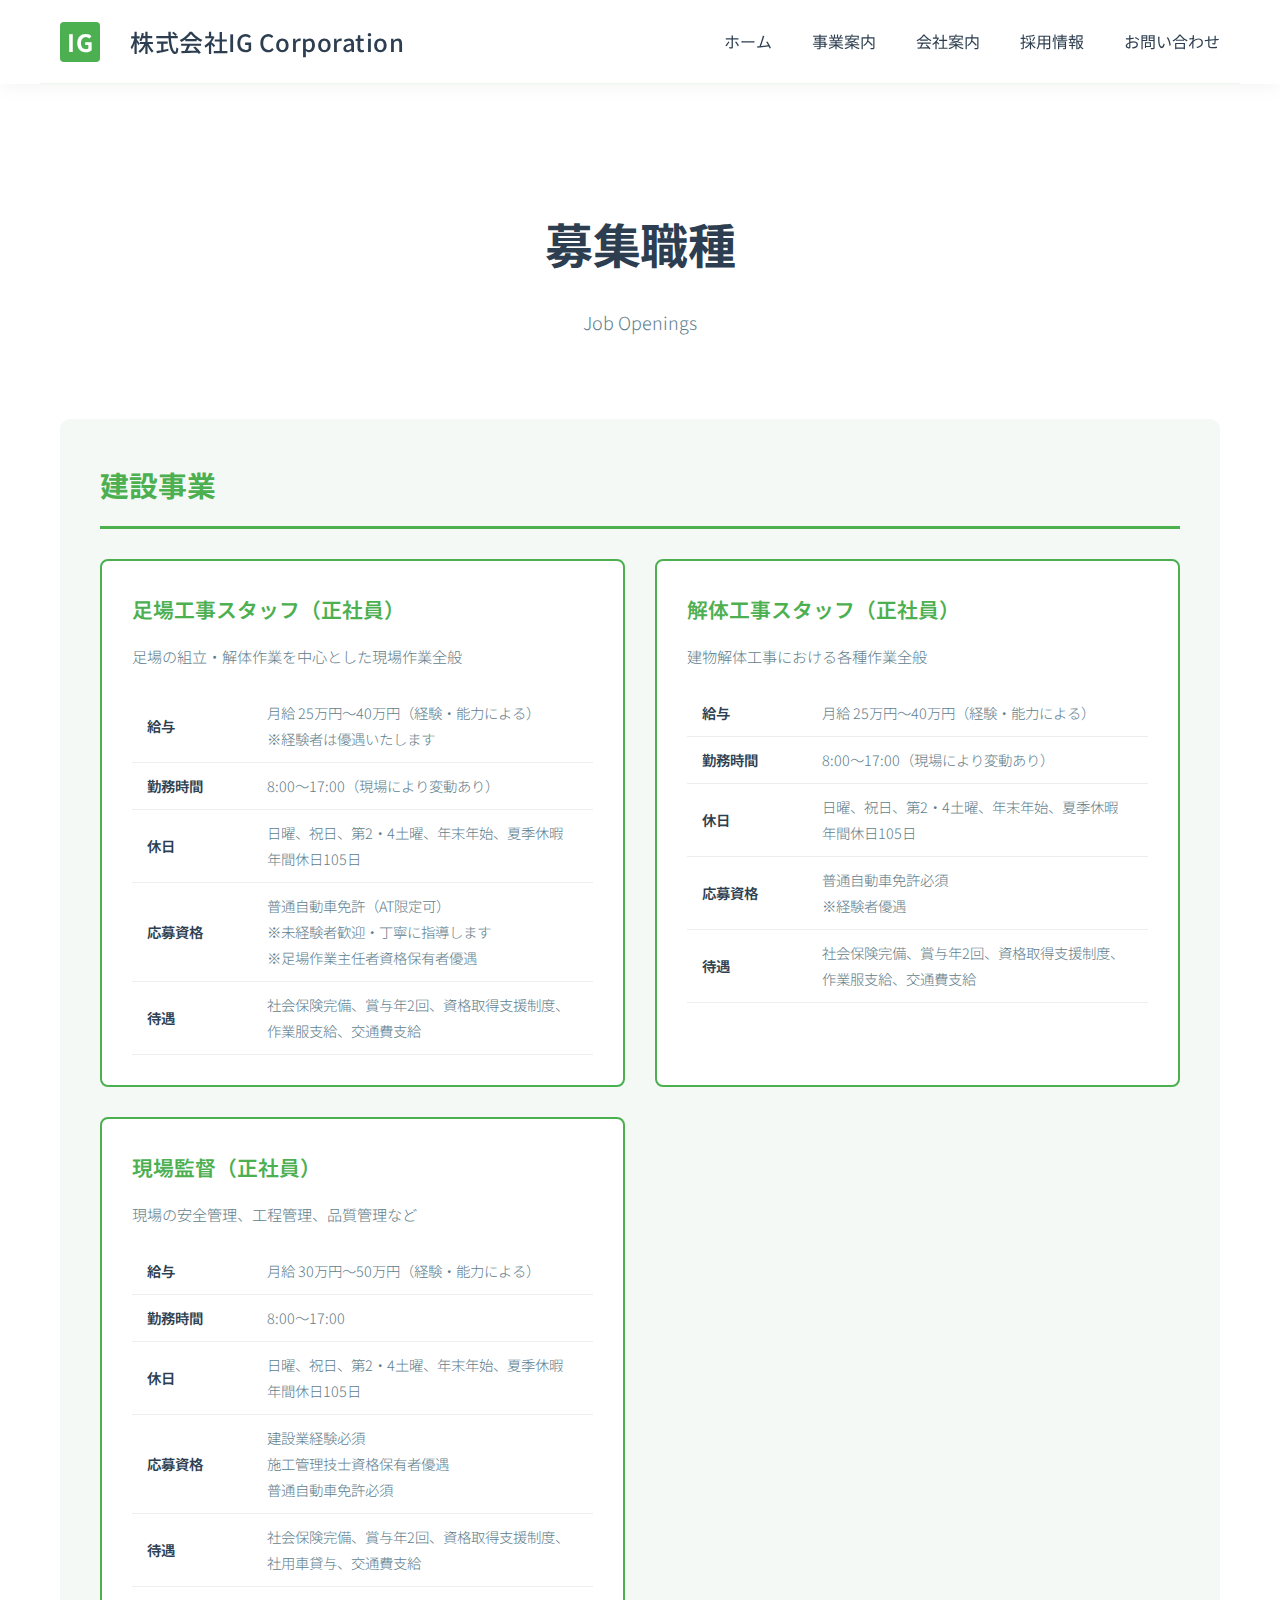
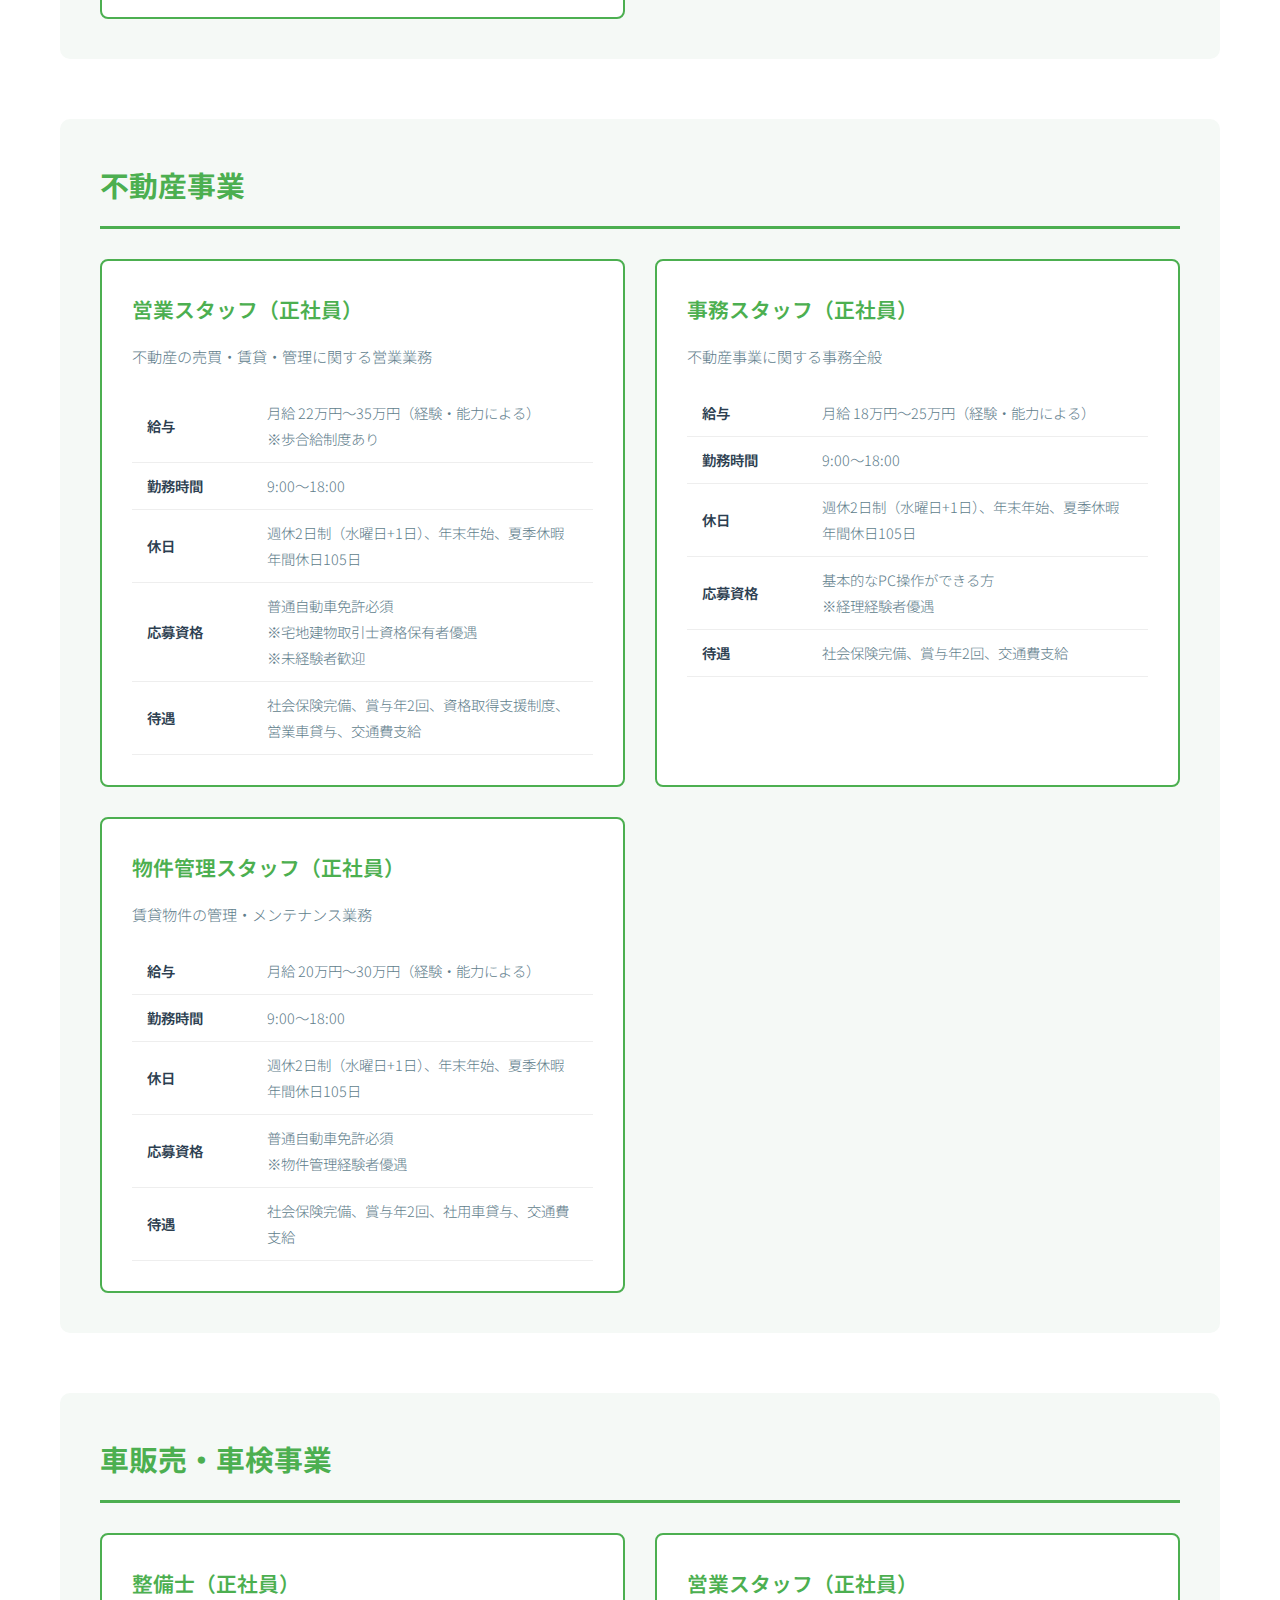
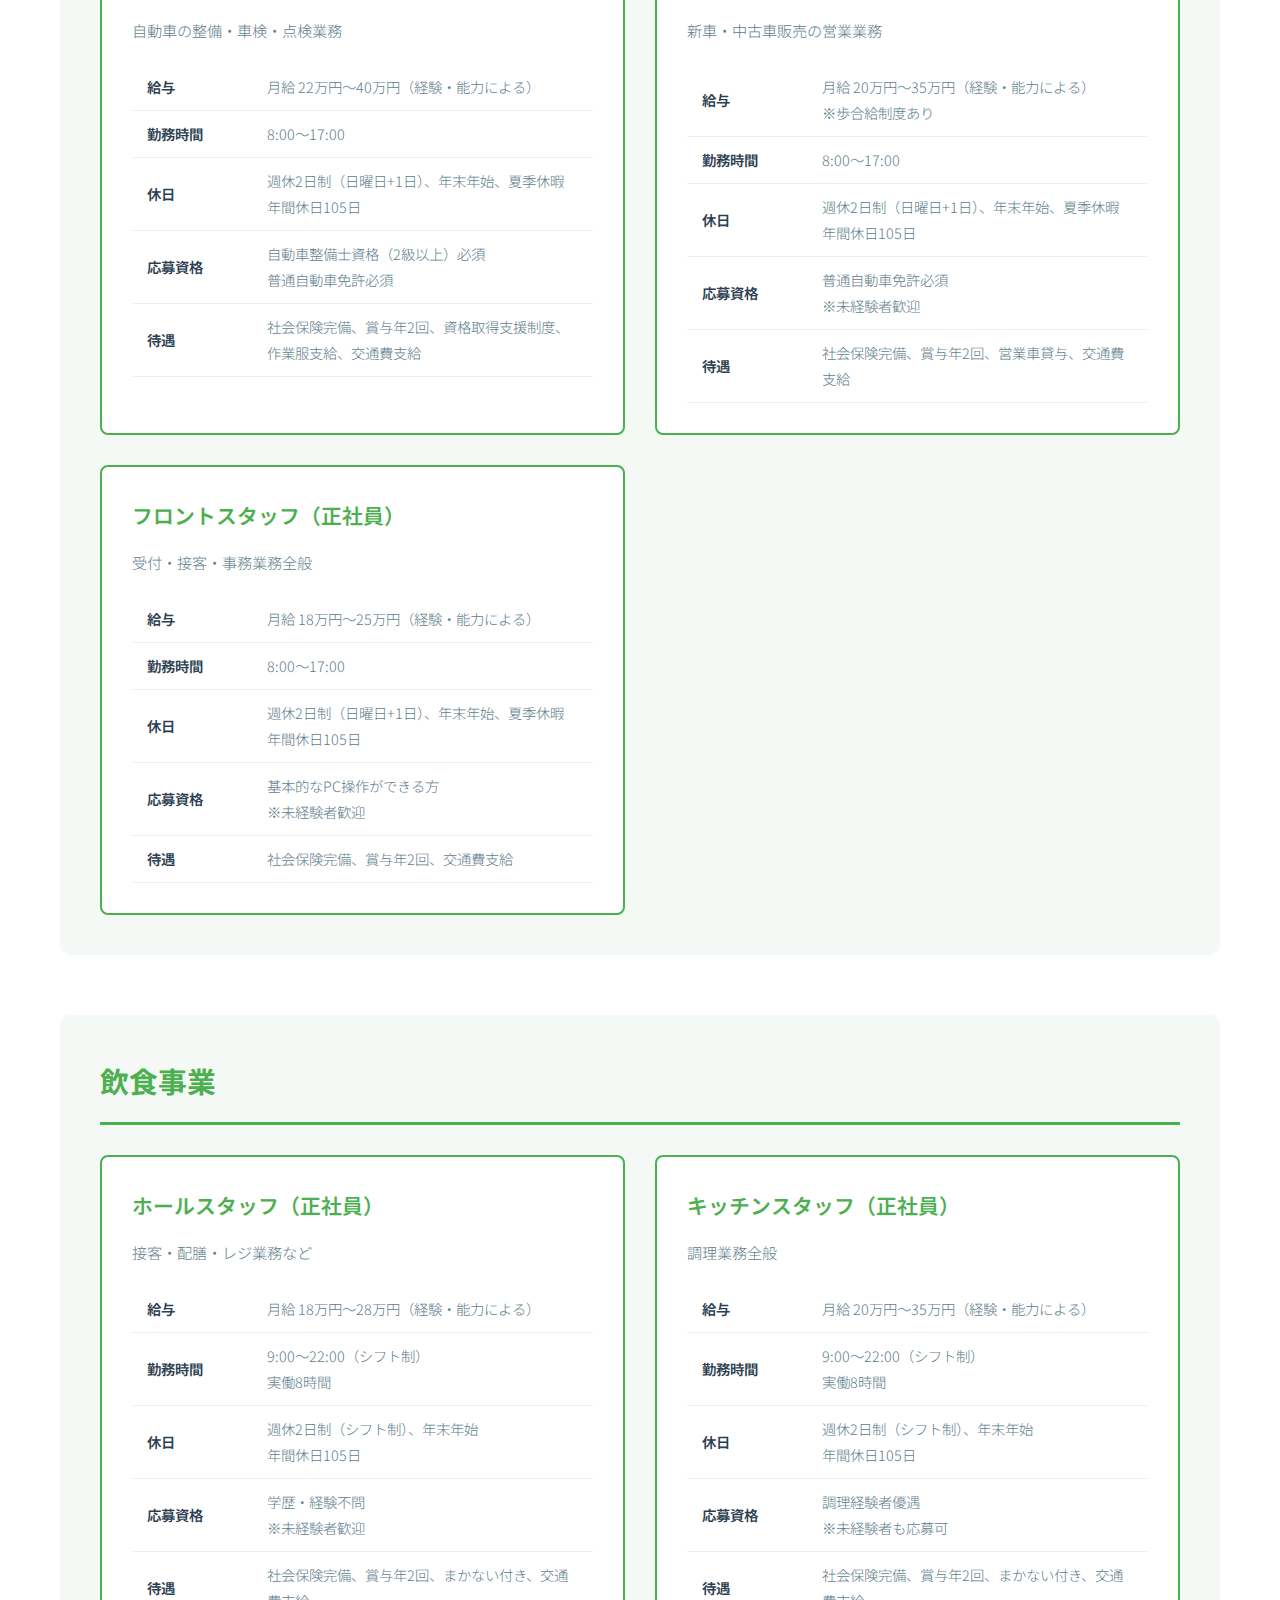
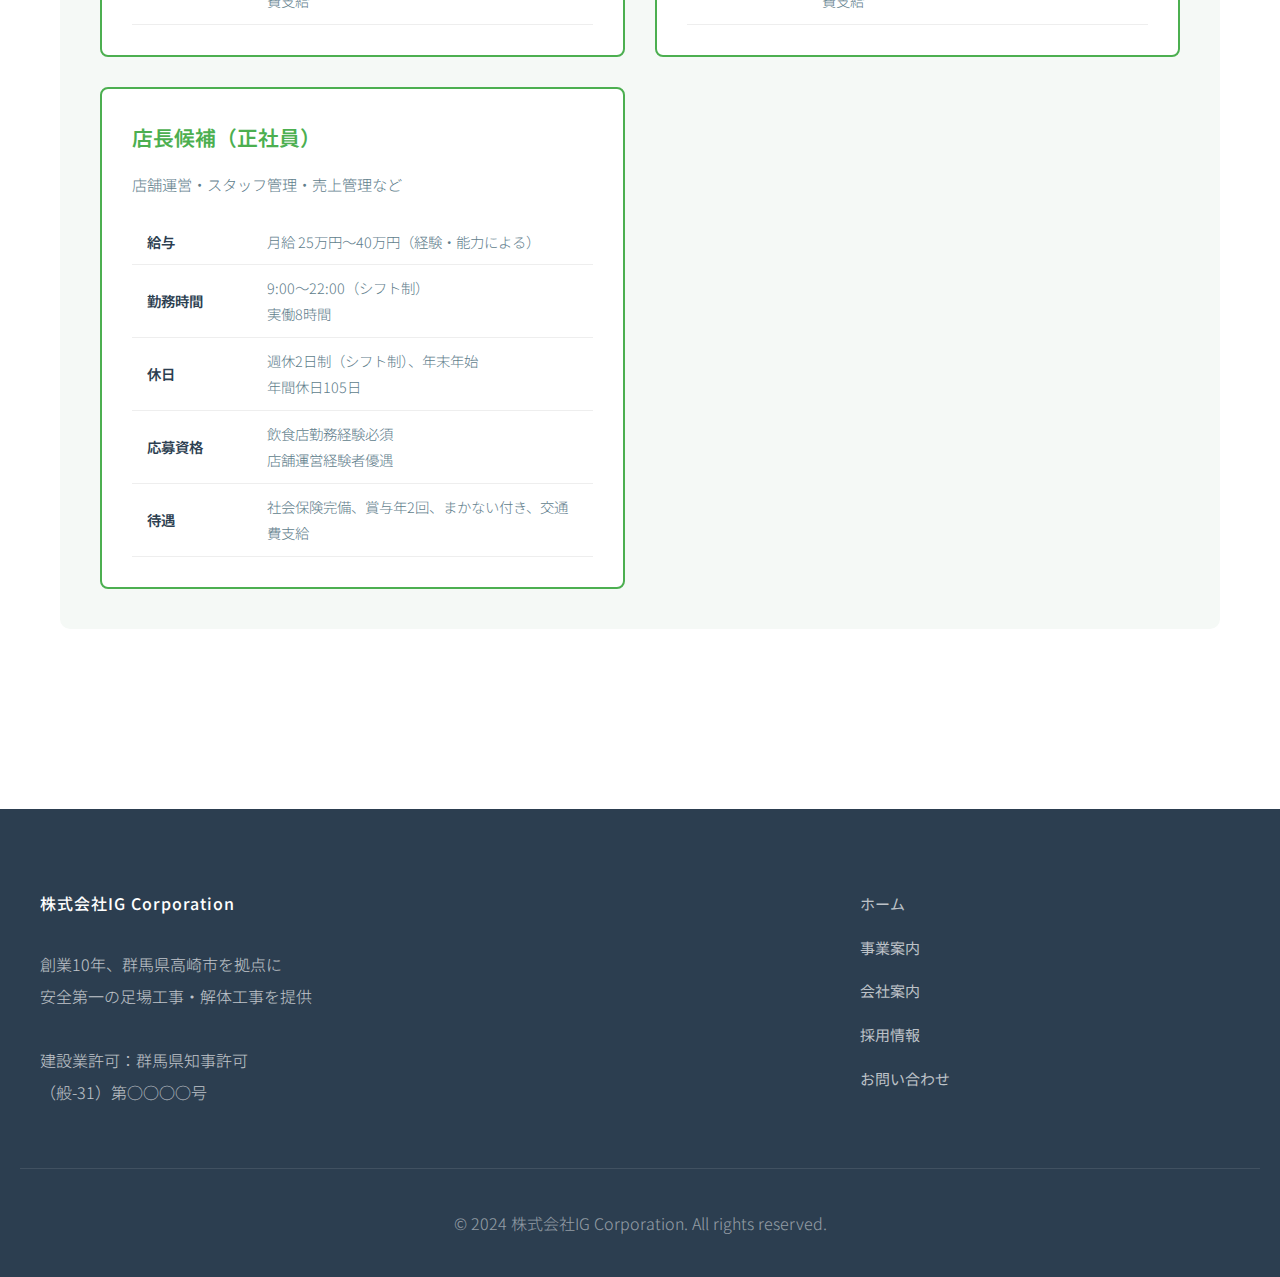
<file: recruit.html>
<!DOCTYPE html>
<html lang="ja">
<head>
    <meta charset="UTF-8">
    <meta name="viewport" content="width=device-width, initial-scale=1.0">
    <title>採用情報 | 株式会社IG Corporation</title>
    <meta name="description" content="株式会社IG Corporationの採用情報。一緒に働く仲間を募集しています。">
    <link rel="stylesheet" href="style.css">
</head>
<body>
    <!-- ヘッダー -->
    <header>
        <div class="header-content">
            <a href="index.html" class="logo">
                <span class="logo-mark">IG</span>
                株式会社IG Corporation
            </a>
            <nav>
                <ul>
                    <li><a href="index.html">ホーム</a></li>
                    <li><a href="services.html">事業案内</a></li>
                    <li><a href="company.html">会社案内</a></li>
                    <li><a href="recruit.html">採用情報</a></li>
                    <li><a href="contact.html">お問い合わせ</a></li>
                </ul>
            </nav>
        </div>
    </header>

    <!-- メインコンテンツ -->
    <main>
        <!-- 募集職種 -->
        <section style="background: white;">
            <div class="container">
                <h2 class="section-title">募集職種</h2>
                <p class="section-subtitle">Job Openings</p>

                <!-- 建設事業 -->
                <div class="recruit-content">
                    <h3>建設事業</h3>

                    <div class="job-cards">
                        <div class="job-card">
                            <h4>足場工事スタッフ（正社員）</h4>
                            <p>足場の組立・解体作業を中心とした現場作業全般</p>
                            <table class="info-table">
                            <tr>
                                <th>給与</th>
                                <td>月給 25万円〜40万円（経験・能力による）<br>※経験者は優遇いたします</td>
                            </tr>
                            <tr>
                                <th>勤務時間</th>
                                <td>8:00〜17:00（現場により変動あり）</td>
                            </tr>
                            <tr>
                                <th>休日</th>
                                <td>日曜、祝日、第2・4土曜、年末年始、夏季休暇<br>年間休日105日</td>
                            </tr>
                            <tr>
                                <th>応募資格</th>
                                <td>普通自動車免許（AT限定可）<br>※未経験者歓迎・丁寧に指導します<br>※足場作業主任者資格保有者優遇</td>
                            </tr>
                            <tr>
                                <th>待遇</th>
                                <td>社会保険完備、賞与年2回、資格取得支援制度、作業服支給、交通費支給</td>
                            </tr>
                        </table>
                        </div>

                        <div class="job-card">
                            <h4>解体工事スタッフ（正社員）</h4>
                            <p>建物解体工事における各種作業全般</p>
                            <table class="info-table">
                            <tr>
                                <th>給与</th>
                                <td>月給 25万円〜40万円（経験・能力による）</td>
                            </tr>
                            <tr>
                                <th>勤務時間</th>
                                <td>8:00〜17:00（現場により変動あり）</td>
                            </tr>
                            <tr>
                                <th>休日</th>
                                <td>日曜、祝日、第2・4土曜、年末年始、夏季休暇<br>年間休日105日</td>
                            </tr>
                            <tr>
                                <th>応募資格</th>
                                <td>普通自動車免許必須<br>※経験者優遇</td>
                            </tr>
                            <tr>
                                <th>待遇</th>
                                <td>社会保険完備、賞与年2回、資格取得支援制度、作業服支給、交通費支給</td>
                            </tr>
                        </table>
                        </div>

                        <div class="job-card">
                            <h4>現場監督（正社員）</h4>
                            <p>現場の安全管理、工程管理、品質管理など</p>
                            <table class="info-table">
                            <tr>
                                <th>給与</th>
                                <td>月給 30万円〜50万円（経験・能力による）</td>
                            </tr>
                            <tr>
                                <th>勤務時間</th>
                                <td>8:00〜17:00</td>
                            </tr>
                            <tr>
                                <th>休日</th>
                                <td>日曜、祝日、第2・4土曜、年末年始、夏季休暇<br>年間休日105日</td>
                            </tr>
                            <tr>
                                <th>応募資格</th>
                                <td>建設業経験必須<br>施工管理技士資格保有者優遇<br>普通自動車免許必須</td>
                            </tr>
                            <tr>
                                <th>待遇</th>
                                <td>社会保険完備、賞与年2回、資格取得支援制度、社用車貸与、交通費支給</td>
                            </tr>
                        </table>
                        </div>
                    </div>
                </div>

                <!-- 不動産事業 -->
                <div class="recruit-content">
                    <h3>不動産事業</h3>

                    <div class="job-cards">
                        <div class="job-card">
                            <h4>営業スタッフ（正社員）</h4>
                            <p>不動産の売買・賃貸・管理に関する営業業務</p>
                            <table class="info-table">
                            <tr>
                                <th>給与</th>
                                <td>月給 22万円〜35万円（経験・能力による）<br>※歩合給制度あり</td>
                            </tr>
                            <tr>
                                <th>勤務時間</th>
                                <td>9:00〜18:00</td>
                            </tr>
                            <tr>
                                <th>休日</th>
                                <td>週休2日制（水曜日+1日）、年末年始、夏季休暇<br>年間休日105日</td>
                            </tr>
                            <tr>
                                <th>応募資格</th>
                                <td>普通自動車免許必須<br>※宅地建物取引士資格保有者優遇<br>※未経験者歓迎</td>
                            </tr>
                            <tr>
                                <th>待遇</th>
                                <td>社会保険完備、賞与年2回、資格取得支援制度、営業車貸与、交通費支給</td>
                            </tr>
                        </table>
                        </div>

                        <div class="job-card">
                            <h4>事務スタッフ（正社員）</h4>
                            <p>不動産事業に関する事務全般</p>
                            <table class="info-table">
                            <tr>
                                <th>給与</th>
                                <td>月給 18万円〜25万円（経験・能力による）</td>
                            </tr>
                            <tr>
                                <th>勤務時間</th>
                                <td>9:00〜18:00</td>
                            </tr>
                            <tr>
                                <th>休日</th>
                                <td>週休2日制（水曜日+1日）、年末年始、夏季休暇<br>年間休日105日</td>
                            </tr>
                            <tr>
                                <th>応募資格</th>
                                <td>基本的なPC操作ができる方<br>※経理経験者優遇</td>
                            </tr>
                            <tr>
                                <th>待遇</th>
                                <td>社会保険完備、賞与年2回、交通費支給</td>
                            </tr>
                        </table>
                        </div>

                        <div class="job-card">
                            <h4>物件管理スタッフ（正社員）</h4>
                            <p>賃貸物件の管理・メンテナンス業務</p>
                            <table class="info-table">
                            <tr>
                                <th>給与</th>
                                <td>月給 20万円〜30万円（経験・能力による）</td>
                            </tr>
                            <tr>
                                <th>勤務時間</th>
                                <td>9:00〜18:00</td>
                            </tr>
                            <tr>
                                <th>休日</th>
                                <td>週休2日制（水曜日+1日）、年末年始、夏季休暇<br>年間休日105日</td>
                            </tr>
                            <tr>
                                <th>応募資格</th>
                                <td>普通自動車免許必須<br>※物件管理経験者優遇</td>
                            </tr>
                            <tr>
                                <th>待遇</th>
                                <td>社会保険完備、賞与年2回、社用車貸与、交通費支給</td>
                            </tr>
                        </table>
                        </div>
                    </div>
                </div>

                <!-- 車販売・車検事業 -->
                <div class="recruit-content">
                    <h3>車販売・車検事業</h3>

                    <div class="job-cards">
                        <div class="job-card">
                            <h4>整備士（正社員）</h4>
                            <p>自動車の整備・車検・点検業務</p>
                            <table class="info-table">
                            <tr>
                                <th>給与</th>
                                <td>月給 22万円〜40万円（経験・能力による）</td>
                            </tr>
                            <tr>
                                <th>勤務時間</th>
                                <td>8:00〜17:00</td>
                            </tr>
                            <tr>
                                <th>休日</th>
                                <td>週休2日制（日曜日+1日）、年末年始、夏季休暇<br>年間休日105日</td>
                            </tr>
                            <tr>
                                <th>応募資格</th>
                                <td>自動車整備士資格（2級以上）必須<br>普通自動車免許必須</td>
                            </tr>
                            <tr>
                                <th>待遇</th>
                                <td>社会保険完備、賞与年2回、資格取得支援制度、作業服支給、交通費支給</td>
                            </tr>
                        </table>
                        </div>

                        <div class="job-card">
                            <h4>営業スタッフ（正社員）</h4>
                            <p>新車・中古車販売の営業業務</p>
                            <table class="info-table">
                            <tr>
                                <th>給与</th>
                                <td>月給 20万円〜35万円（経験・能力による）<br>※歩合給制度あり</td>
                            </tr>
                            <tr>
                                <th>勤務時間</th>
                                <td>8:00〜17:00</td>
                            </tr>
                            <tr>
                                <th>休日</th>
                                <td>週休2日制（日曜日+1日）、年末年始、夏季休暇<br>年間休日105日</td>
                            </tr>
                            <tr>
                                <th>応募資格</th>
                                <td>普通自動車免許必須<br>※未経験者歓迎</td>
                            </tr>
                            <tr>
                                <th>待遇</th>
                                <td>社会保険完備、賞与年2回、営業車貸与、交通費支給</td>
                            </tr>
                        </table>
                        </div>

                        <div class="job-card">
                            <h4>フロントスタッフ（正社員）</h4>
                            <p>受付・接客・事務業務全般</p>
                            <table class="info-table">
                            <tr>
                                <th>給与</th>
                                <td>月給 18万円〜25万円（経験・能力による）</td>
                            </tr>
                            <tr>
                                <th>勤務時間</th>
                                <td>8:00〜17:00</td>
                            </tr>
                            <tr>
                                <th>休日</th>
                                <td>週休2日制（日曜日+1日）、年末年始、夏季休暇<br>年間休日105日</td>
                            </tr>
                            <tr>
                                <th>応募資格</th>
                                <td>基本的なPC操作ができる方<br>※未経験者歓迎</td>
                            </tr>
                            <tr>
                                <th>待遇</th>
                                <td>社会保険完備、賞与年2回、交通費支給</td>
                            </tr>
                        </table>
                        </div>
                    </div>
                </div>

                <!-- 飲食事業 -->
                <div class="recruit-content">
                    <h3>飲食事業</h3>

                    <div class="job-cards">
                        <div class="job-card">
                            <h4>ホールスタッフ（正社員）</h4>
                            <p>接客・配膳・レジ業務など</p>
                            <table class="info-table">
                            <tr>
                                <th>給与</th>
                                <td>月給 18万円〜28万円（経験・能力による）</td>
                            </tr>
                            <tr>
                                <th>勤務時間</th>
                                <td>9:00〜22:00（シフト制）<br>実働8時間</td>
                            </tr>
                            <tr>
                                <th>休日</th>
                                <td>週休2日制（シフト制）、年末年始<br>年間休日105日</td>
                            </tr>
                            <tr>
                                <th>応募資格</th>
                                <td>学歴・経験不問<br>※未経験者歓迎</td>
                            </tr>
                            <tr>
                                <th>待遇</th>
                                <td>社会保険完備、賞与年2回、まかない付き、交通費支給</td>
                            </tr>
                        </table>
                        </div>

                        <div class="job-card">
                            <h4>キッチンスタッフ（正社員）</h4>
                            <p>調理業務全般</p>
                            <table class="info-table">
                            <tr>
                                <th>給与</th>
                                <td>月給 20万円〜35万円（経験・能力による）</td>
                            </tr>
                            <tr>
                                <th>勤務時間</th>
                                <td>9:00〜22:00（シフト制）<br>実働8時間</td>
                            </tr>
                            <tr>
                                <th>休日</th>
                                <td>週休2日制（シフト制）、年末年始<br>年間休日105日</td>
                            </tr>
                            <tr>
                                <th>応募資格</th>
                                <td>調理経験者優遇<br>※未経験者も応募可</td>
                            </tr>
                            <tr>
                                <th>待遇</th>
                                <td>社会保険完備、賞与年2回、まかない付き、交通費支給</td>
                            </tr>
                        </table>
                        </div>

                        <div class="job-card">
                            <h4>店長候補（正社員）</h4>
                            <p>店舗運営・スタッフ管理・売上管理など</p>
                            <table class="info-table">
                            <tr>
                                <th>給与</th>
                                <td>月給 25万円〜40万円（経験・能力による）</td>
                            </tr>
                            <tr>
                                <th>勤務時間</th>
                                <td>9:00〜22:00（シフト制）<br>実働8時間</td>
                            </tr>
                            <tr>
                                <th>休日</th>
                                <td>週休2日制（シフト制）、年末年始<br>年間休日105日</td>
                            </tr>
                            <tr>
                                <th>応募資格</th>
                                <td>飲食店勤務経験必須<br>店舗運営経験者優遇</td>
                            </tr>
                            <tr>
                                <th>待遇</th>
                                <td>社会保険完備、賞与年2回、まかない付き、交通費支給</td>
                            </tr>
                        </table>
                        </div>
                    </div>
                </div>
            </div>
        </section>
    </main>

    <!-- フッター -->
    <footer>
        <div class="footer-content">
            <div class="footer-section">
                <h4>株式会社IG Corporation</h4>
                <p class="footer-description">
                    創業10年、群馬県高崎市を拠点に<br>
                    安全第一の足場工事・解体工事を提供<br>
                    <br>
                    建設業許可：群馬県知事許可<br>
                    （般-31）第○○○○号
                </p>
            </div>

            <div class="footer-nav">
                <ul>
                    <li><a href="index.html">ホーム</a></li>
                    <li><a href="services.html">事業案内</a></li>
                    <li><a href="company.html">会社案内</a></li>
                    <li><a href="recruit.html">採用情報</a></li>
                    <li><a href="contact.html">お問い合わせ</a></li>
                </ul>
            </div>
        </div>

        <div class="footer-bottom">
            <p>&copy; 2024 株式会社IG Corporation. All rights reserved.</p>
        </div>
    </footer>
</body>
</html>
</file>
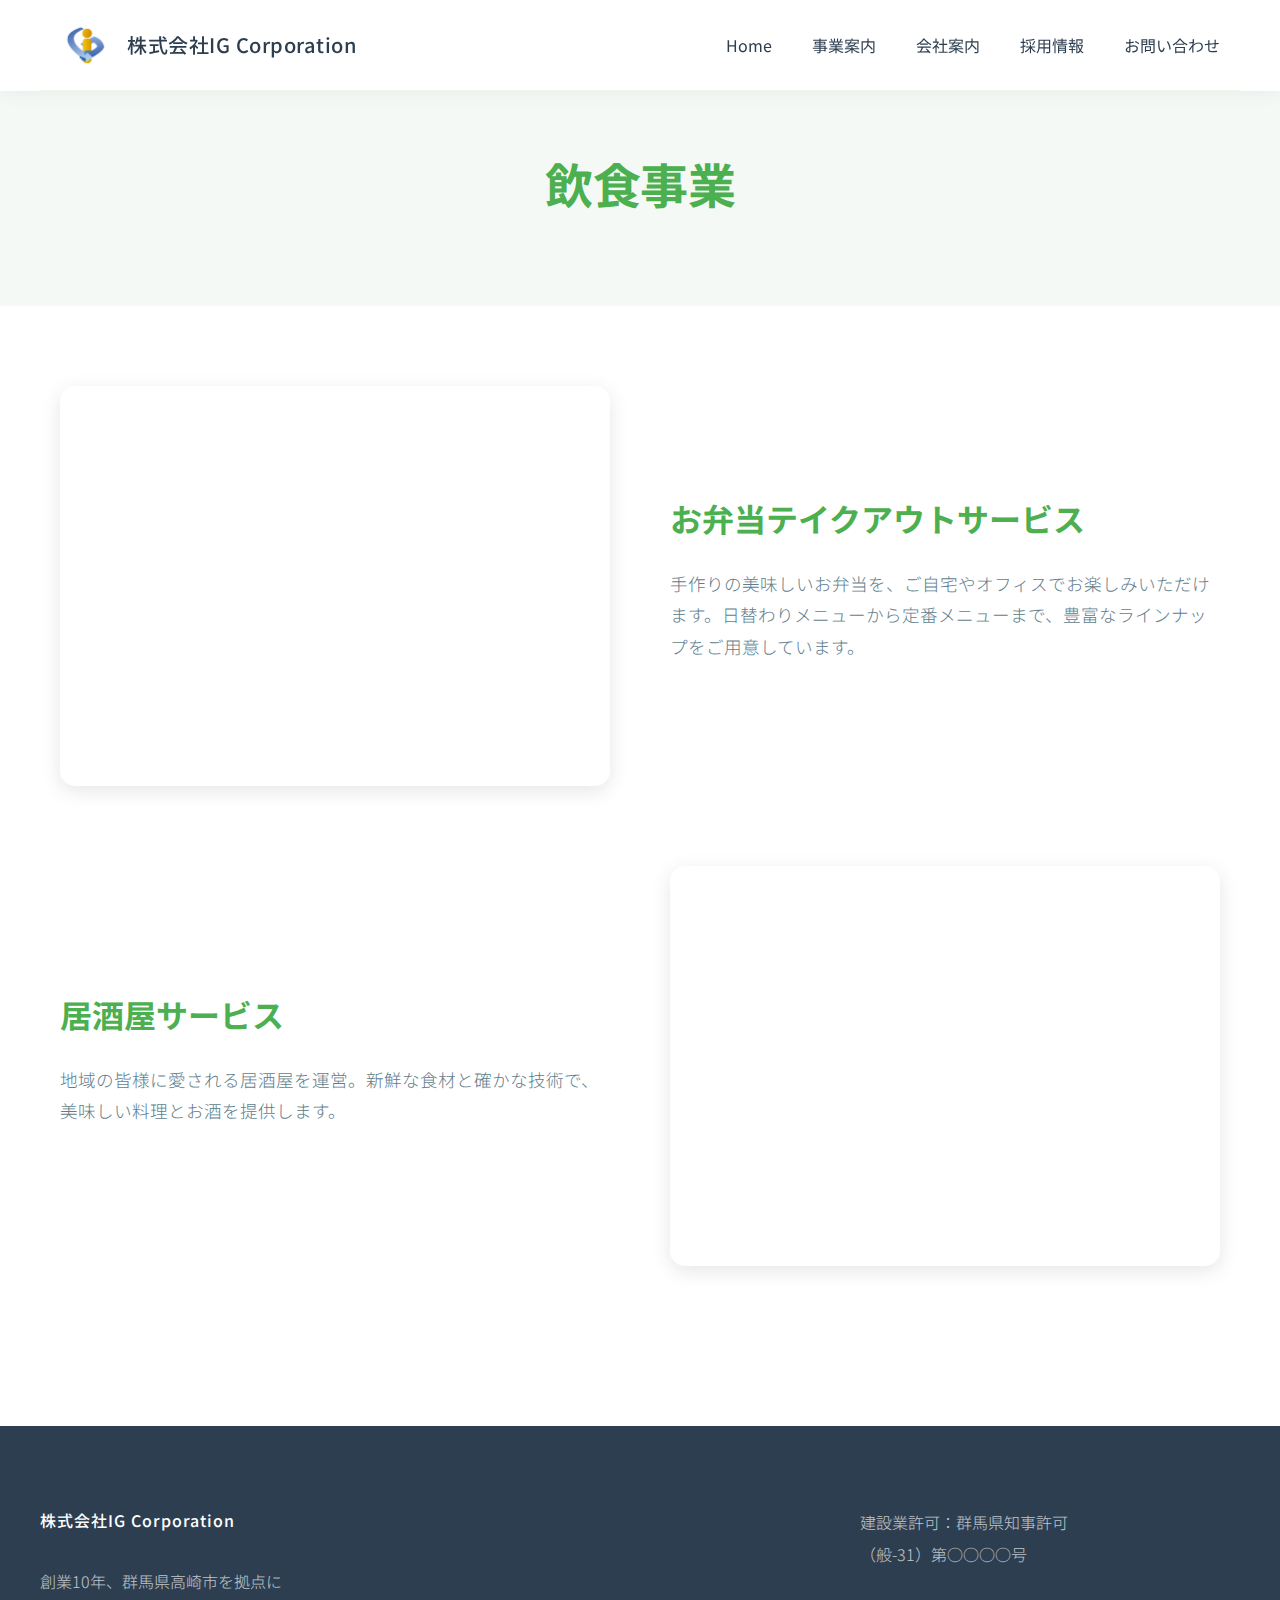
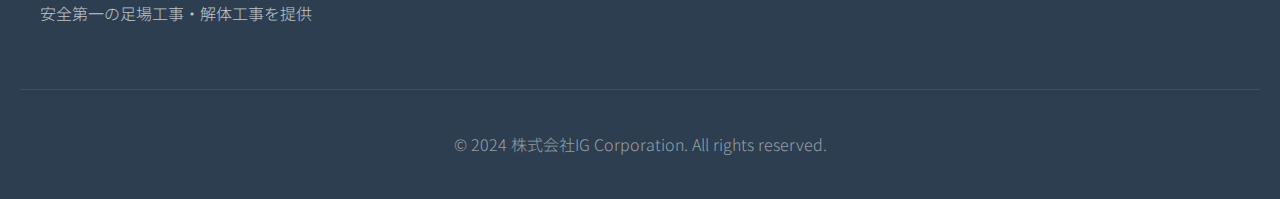
<file: restaurant.html>
<!DOCTYPE html>
<html lang="ja">
<head>
    <meta charset="UTF-8">
    <meta name="viewport" content="width=device-width, initial-scale=1.0">
    <title>飲食事業 | 株式会社IG Corporation</title>
    <meta name="description" content="株式会社IG Corporation 飲食事業。地域に愛される飲食店を運営し、美味しい食事と温かいサービスを提供します。">
    <link rel="stylesheet" href="style.css">
    <script src="components/common.js"></script>
</head>
<body>
    <!-- ヘッダー -->
    <div id="header"></div>

    <!-- メインコンテンツ -->
    <main>
        <!-- ページタイトル -->
        <section style="background: var(--bg-light); padding: 60px 0; text-align: center;">
            <div class="container">
                <h1 class="section-title" style="color: var(--primary-green);">飲食事業</h1>
            </div>
        </section>

        <!-- 飲食事業 -->
        <section class="service-section">
            <div class="container">
                <article class="service-block">
                    <div class="service-image-wrapper"></div>
                    <div class="service-info">
                        <h3>お弁当テイクアウトサービス</h3>
                        <p>手作りの美味しいお弁当を、ご自宅やオフィスでお楽しみいただけます。日替わりメニューから定番メニューまで、豊富なラインナップをご用意しています。</p>
                    </div>
                </article>

                <article class="service-block">
                    <div class="service-image-wrapper"></div>
                    <div class="service-info">
                        <h3>居酒屋サービス</h3>
                        <p>地域の皆様に愛される居酒屋を運営。新鮮な食材と確かな技術で、美味しい料理とお酒を提供します。</p>
                    </div>
                </article>
            </div>
        </section>
    </main>

    <!-- フッター -->
    <div id="footer"></div>
</body>
</html>
</file>
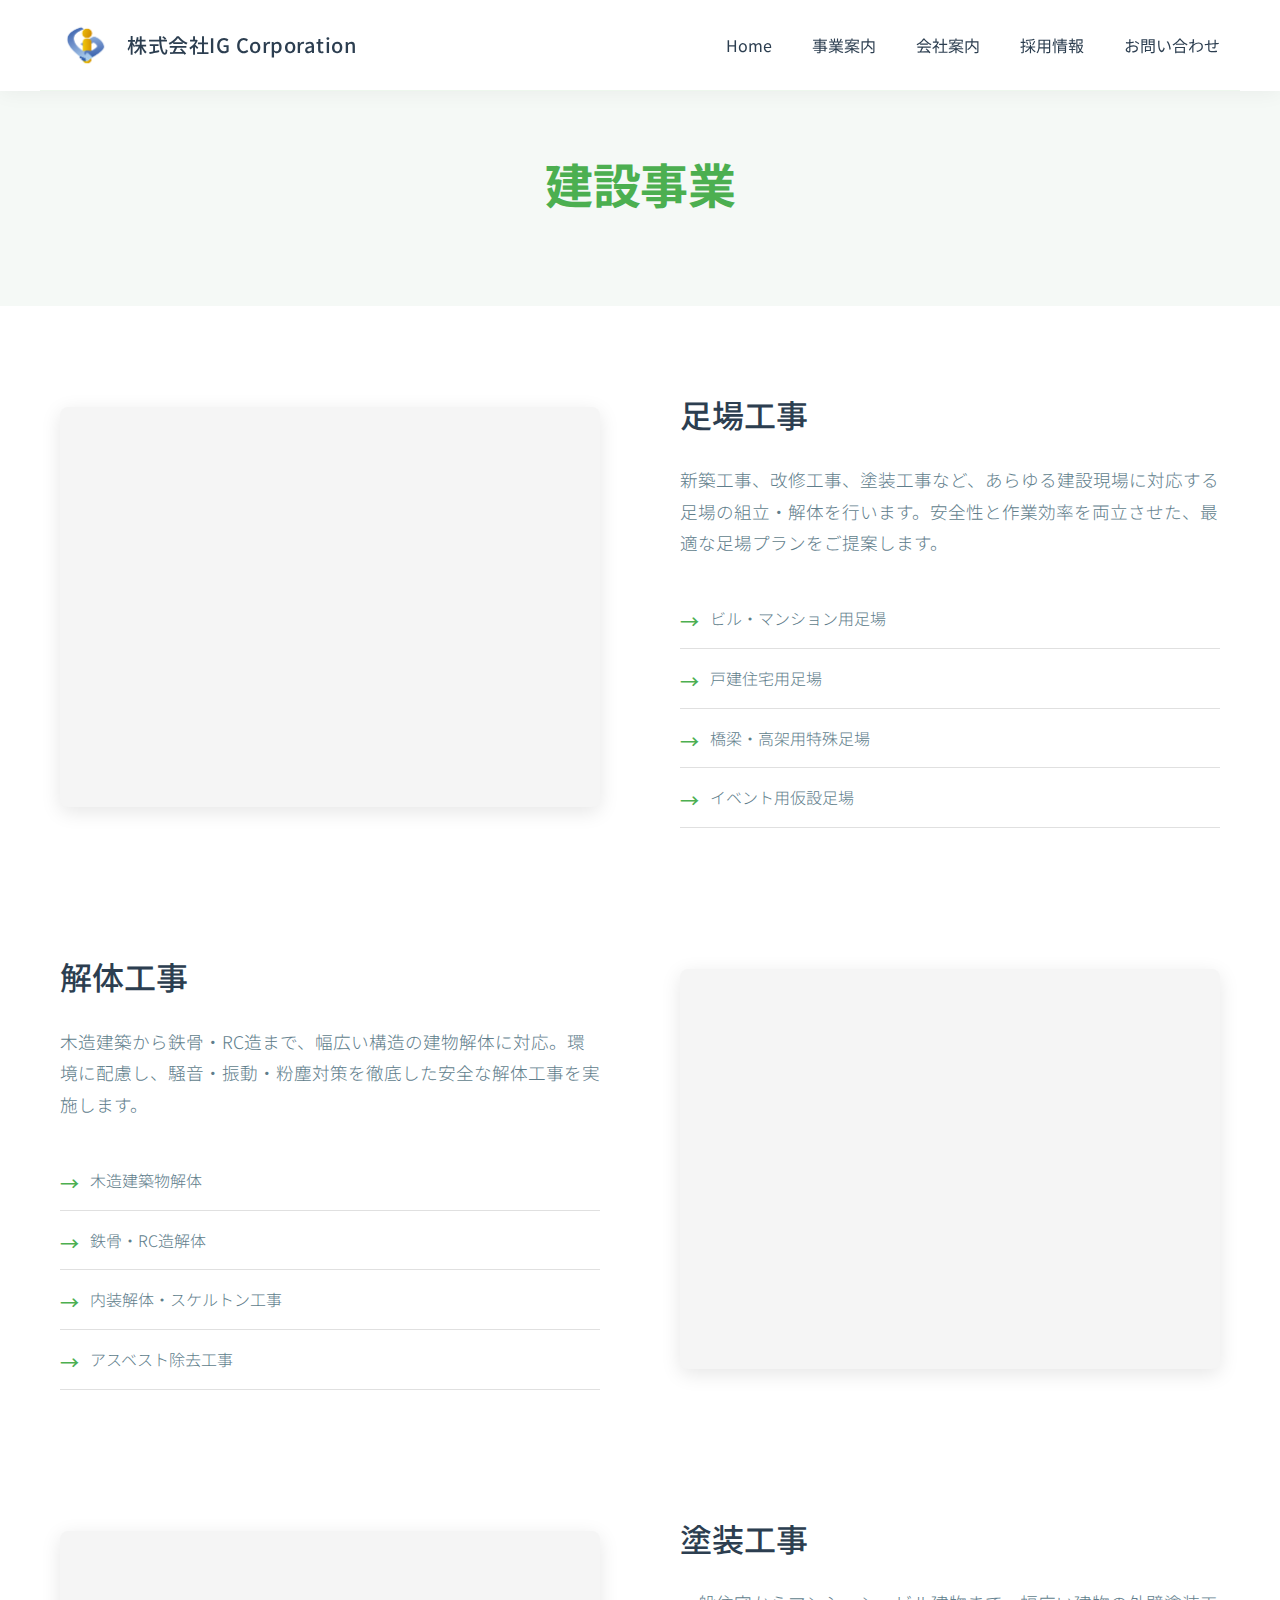
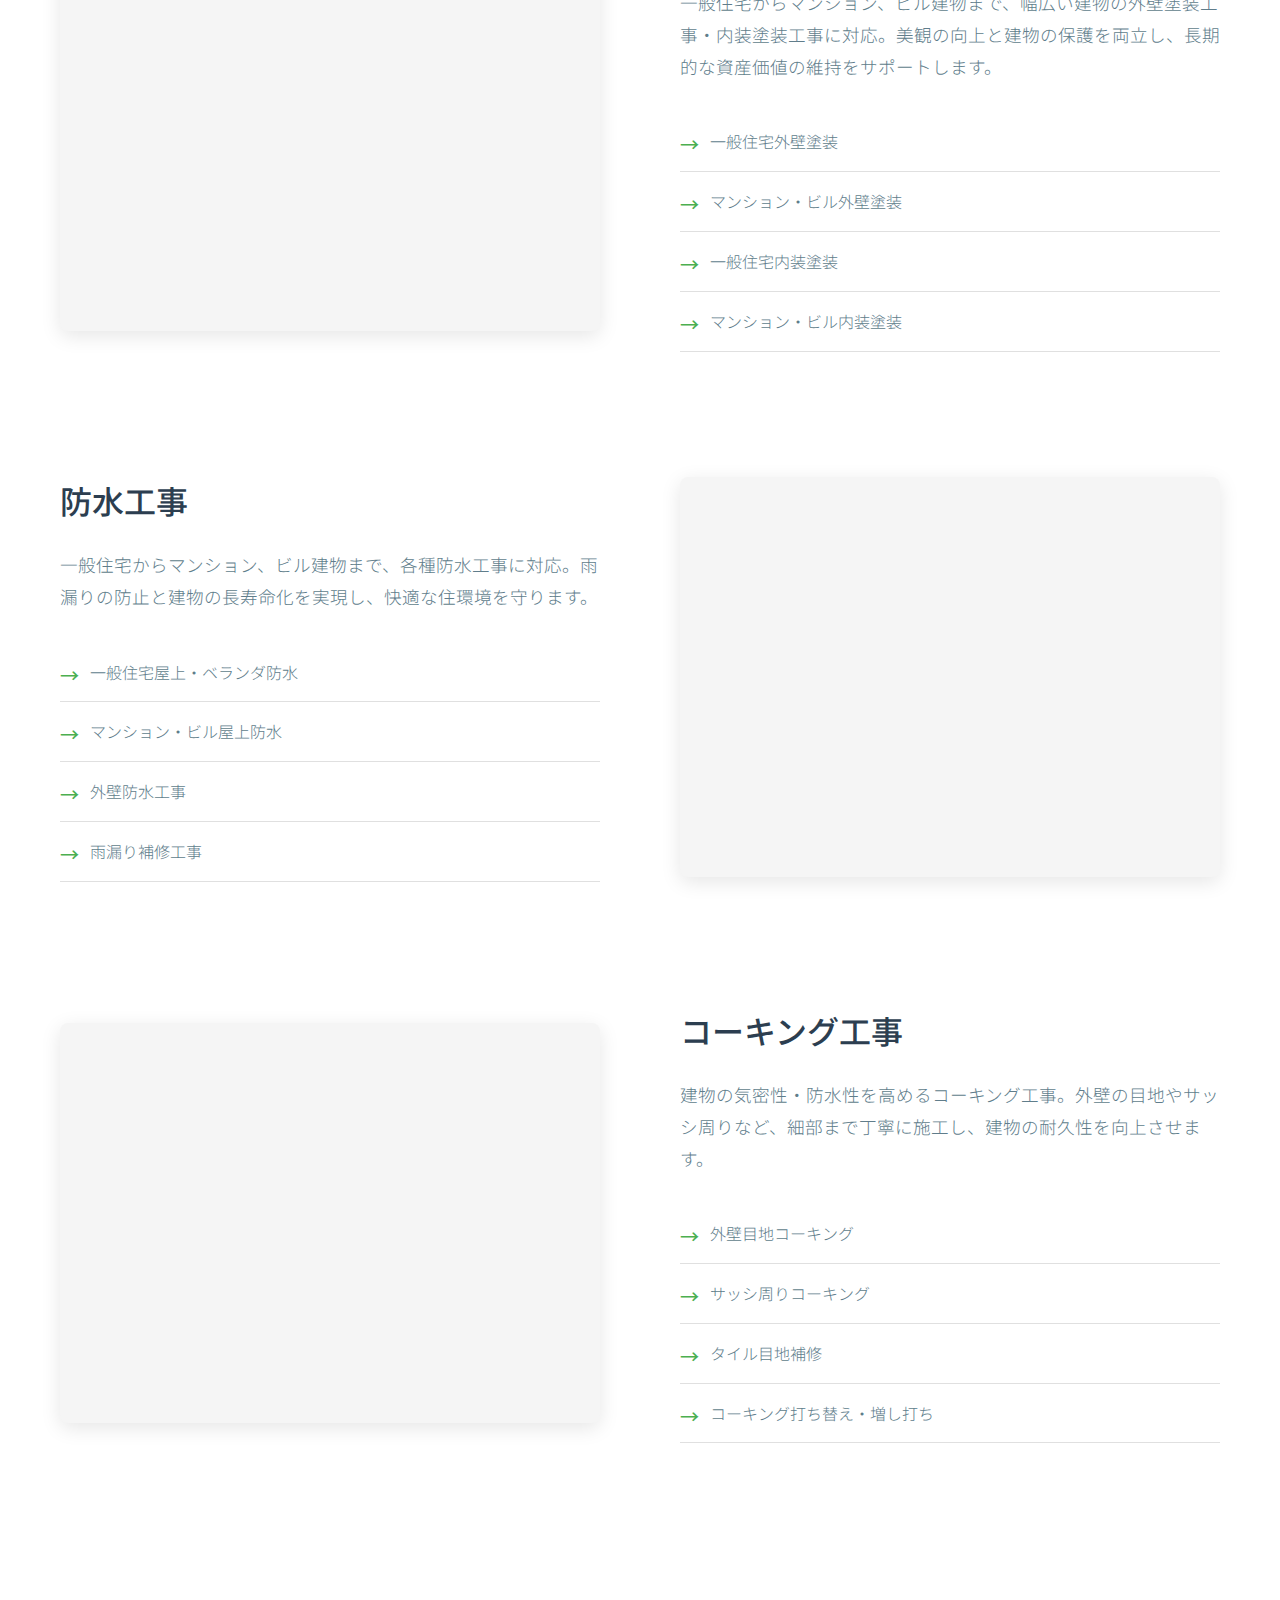
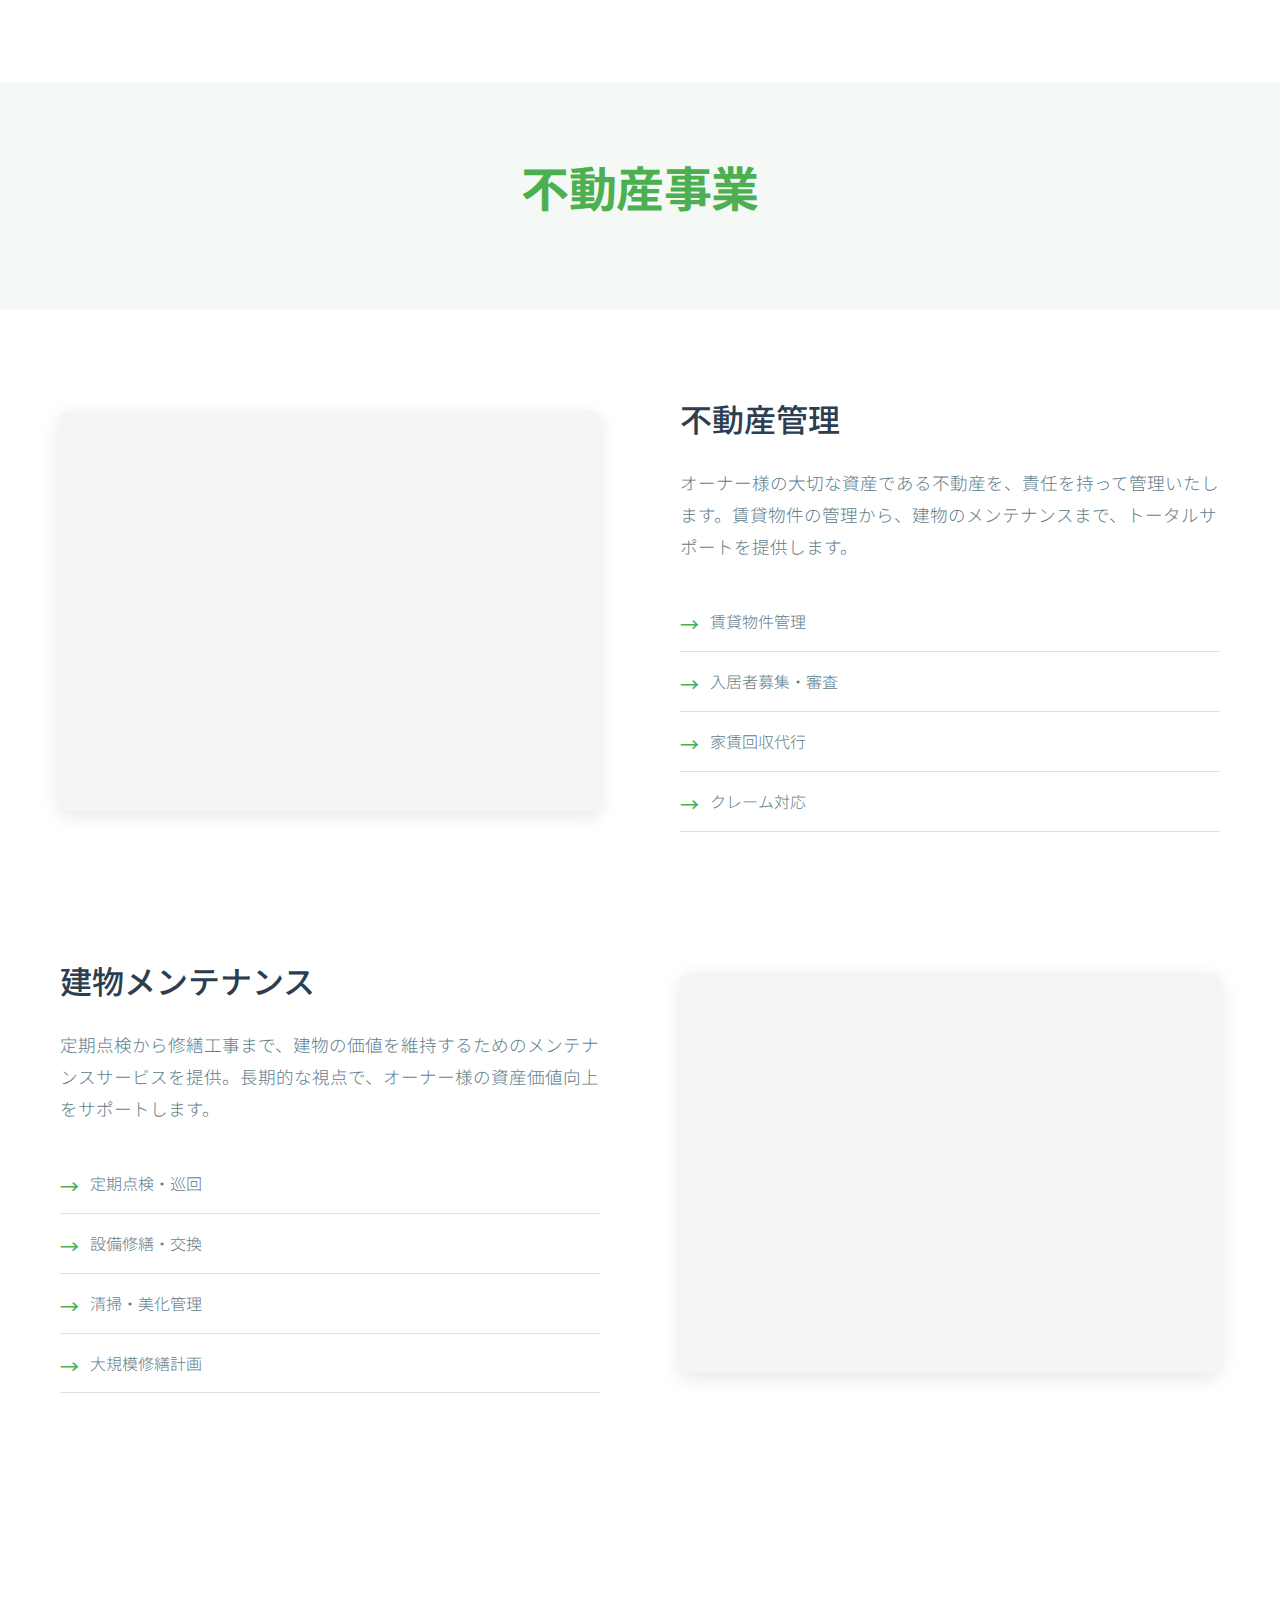
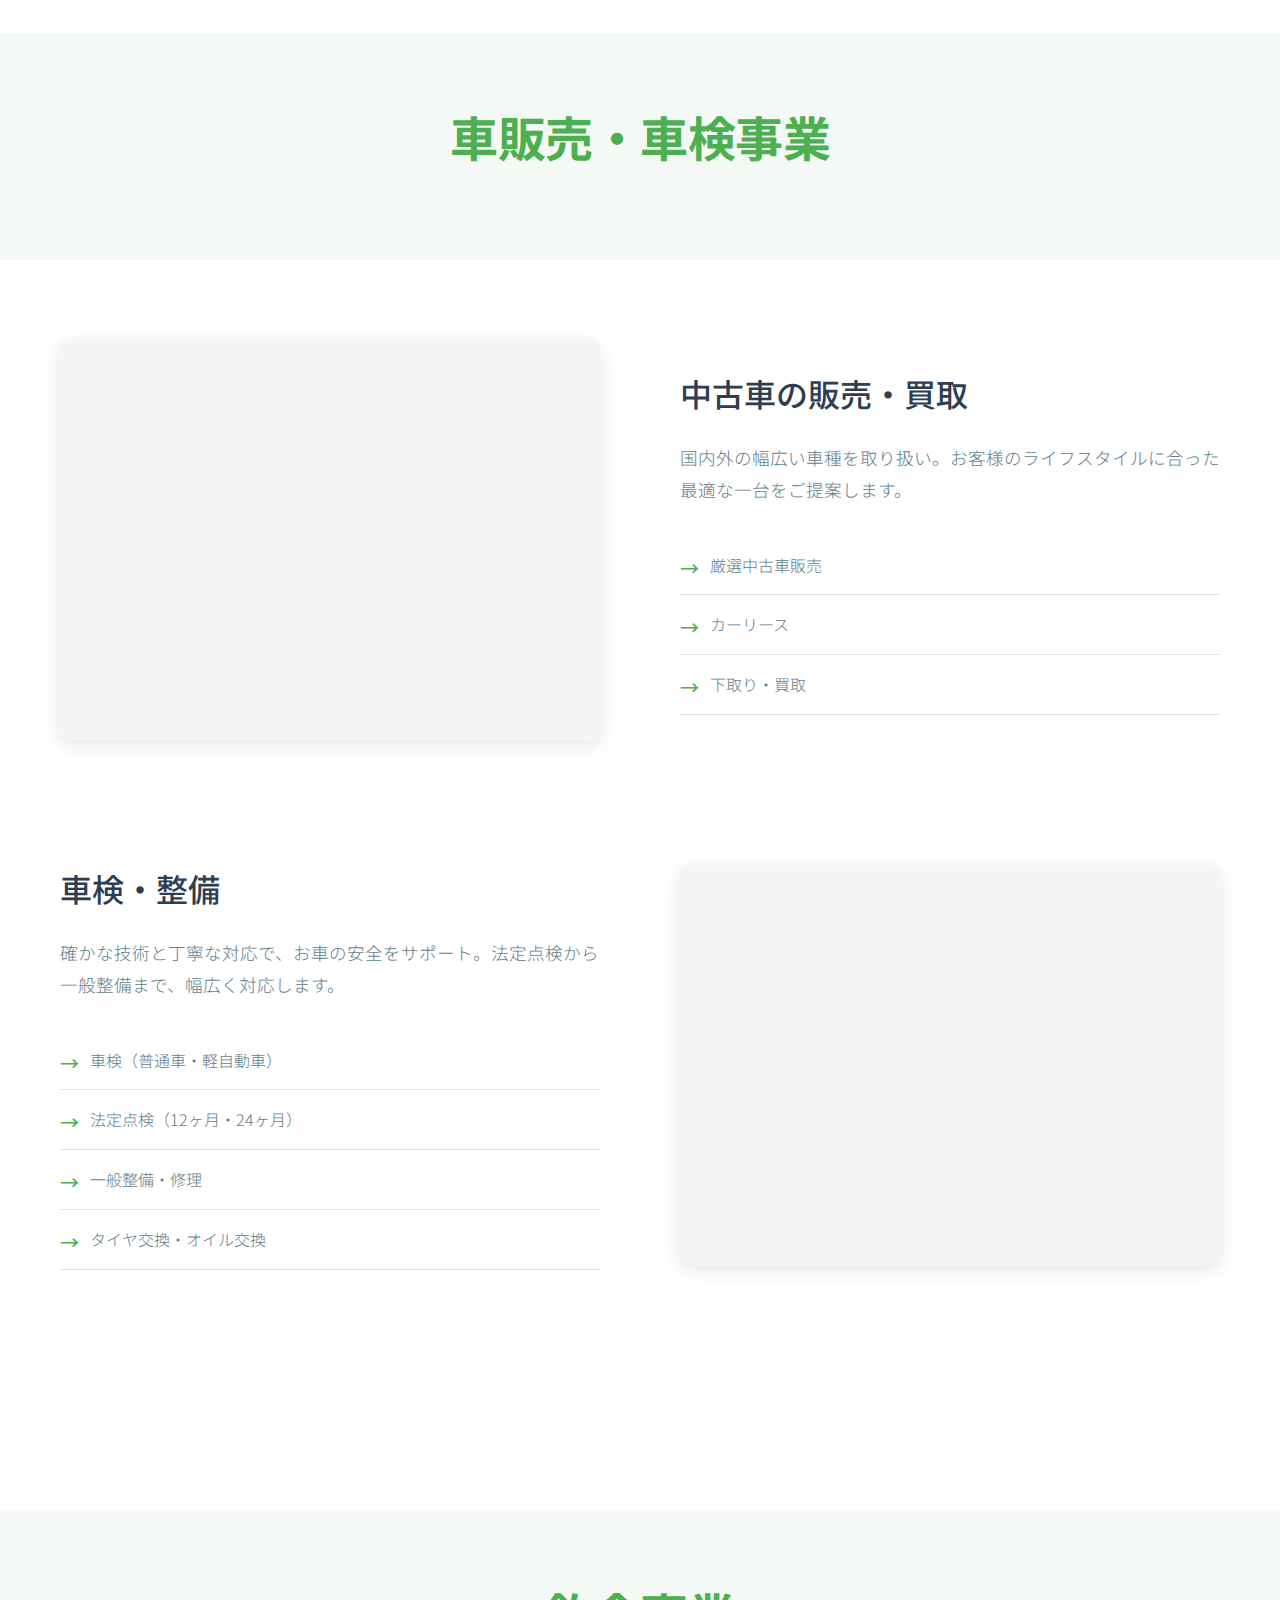
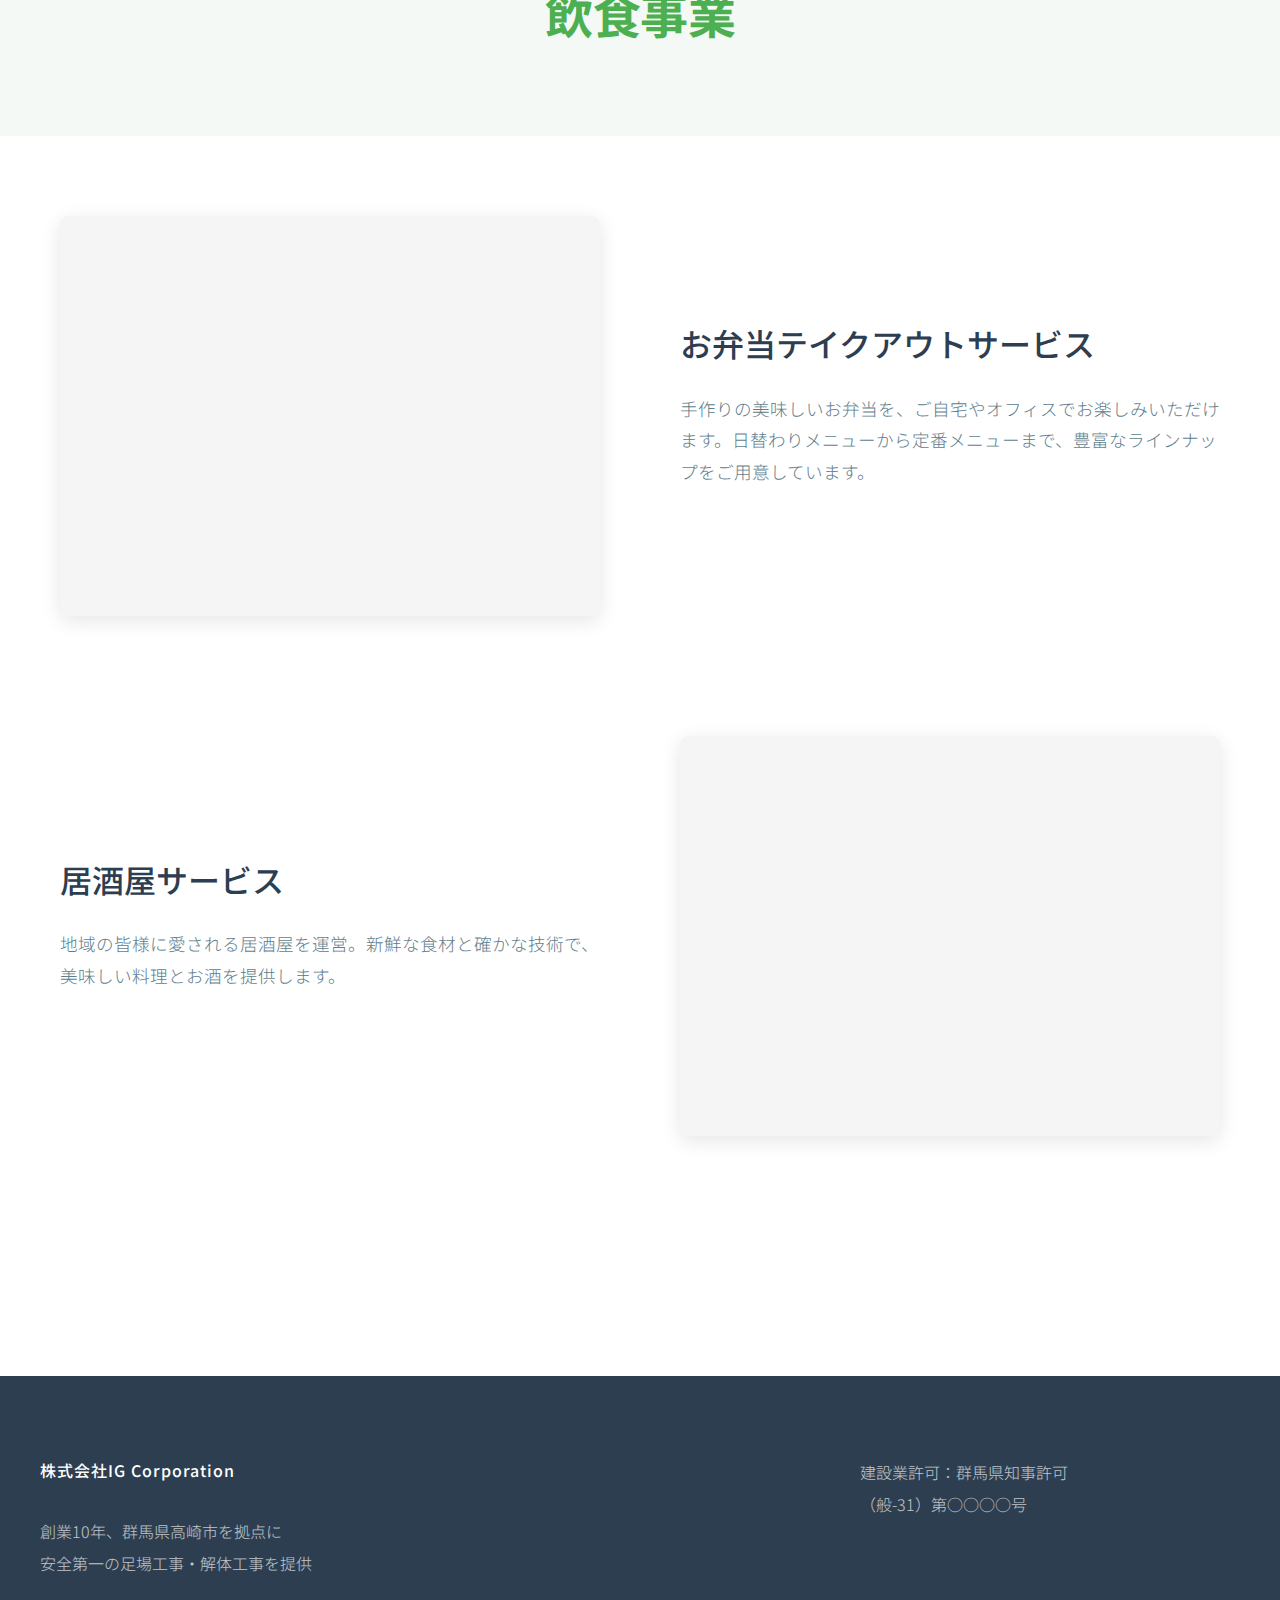
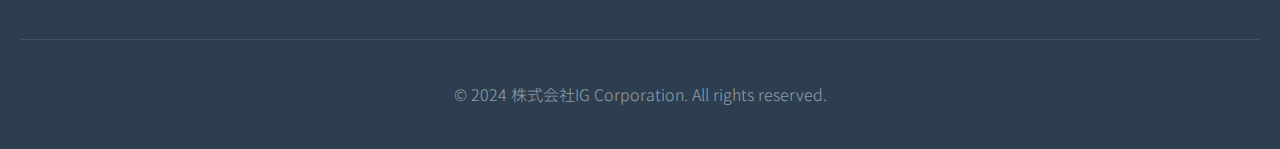
<file: services.html>
<!DOCTYPE html>
<html lang="ja">
<head>
    <meta charset="UTF-8">
    <meta name="viewport" content="width=device-width, initial-scale=1.0">
    <title>事業案内 | 株式会社IG Corporation</title>
    <meta name="description" content="株式会社IG Corporationの事業案内。建設、不動産、車販売・車検、飲食の4つの事業を展開しています。">
    <link rel="stylesheet" href="style.css">
    <script src="components/common.js"></script>    <style>
        .service-section {
            padding-top: 80px;
            padding-bottom: 120px;
            scroll-margin-top: 80px;
        }

        .service-block {
            display: grid;
            grid-template-columns: 1fr 1fr;
            gap: 80px;
            align-items: center;
            margin-bottom: 120px;
        }

        .service-block:nth-child(even) {
            direction: rtl;
        }

        .service-block:nth-child(even) > * {
            direction: ltr;
        }

        .service-image-wrapper {
            position: relative;
            overflow: hidden;
            border-radius: 8px;
            background: #f5f5f5;
            aspect-ratio: 4/3;
        }

        .service-info h3 {
            font-size: 32px;
            color: var(--text-dark);
            margin-bottom: 20px;
            font-weight: 500;
        }

        .service-info p {
            color: var(--text-light);
            margin-bottom: 30px;
            line-height: 1.8;
        }

        .service-features {
            list-style: none;
            padding: 0;
        }

        .service-features li {
            padding: 15px 0;
            border-bottom: 1px solid #e0e0e0;
            color: var(--text-light);
            padding-left: 30px;
            position: relative;
        }

        .service-features li::before {
            content: '→';
            position: absolute;
            left: 0;
            color: var(--primary-green);
            font-weight: 500;
        }

        /* モバイル対応 */
        @media (max-width: 768px) {
            .service-block {
                grid-template-columns: 1fr;
                gap: 30px;
                margin-bottom: 60px;
            }

            .service-block:nth-child(even) {
                direction: ltr;
            }

            .service-info h3 {
                font-size: 24px;
                margin-bottom: 15px;
            }

            .service-info p {
                font-size: 15px;
                margin-bottom: 20px;
            }

            .service-features li {
                padding: 12px 0 12px 25px;
                font-size: 14px;
            }
        }
    </style>
</head>
<body>
    <!-- ヘッダー -->
    <div id="header"></div>

    <!-- メインコンテンツ -->
    <main>
        <!-- ページタイトル -->
        <section style="background: var(--bg-light); padding: 60px 0; text-align: center;">
            <div class="container">
                <h1 class="section-title" style="color: var(--primary-green);">建設事業</h1>
            </div>
        </section>

        <!-- 建設事業 -->
        <section id="construction" class="service-section">
            <div class="container">
                <article class="service-block">
                    <div class="service-image-wrapper"></div>
                    <div class="service-info">
                        <h3>足場工事</h3>
                        <p>新築工事、改修工事、塗装工事など、あらゆる建設現場に対応する足場の組立・解体を行います。安全性と作業効率を両立させた、最適な足場プランをご提案します。</p>
                        <ul class="service-features">
                            <li>ビル・マンション用足場</li>
                            <li>戸建住宅用足場</li>
                            <li>橋梁・高架用特殊足場</li>
                            <li>イベント用仮設足場</li>
                        </ul>
                    </div>
                </article>

                <article class="service-block">
                    <div class="service-image-wrapper"></div>
                    <div class="service-info">
                        <h3>解体工事</h3>
                        <p>木造建築から鉄骨・RC造まで、幅広い構造の建物解体に対応。環境に配慮し、騒音・振動・粉塵対策を徹底した安全な解体工事を実施します。</p>
                        <ul class="service-features">
                            <li>木造建築物解体</li>
                            <li>鉄骨・RC造解体</li>
                            <li>内装解体・スケルトン工事</li>
                            <li>アスベスト除去工事</li>
                        </ul>
                    </div>
                </article>

                <article class="service-block">
                    <div class="service-image-wrapper"></div>
                    <div class="service-info">
                        <h3>塗装工事</h3>
                        <p>一般住宅からマンション、ビル建物まで、幅広い建物の外壁塗装工事・内装塗装工事に対応。美観の向上と建物の保護を両立し、長期的な資産価値の維持をサポートします。</p>
                        <ul class="service-features">
                            <li>一般住宅外壁塗装</li>
                            <li>マンション・ビル外壁塗装</li>
                            <li>一般住宅内装塗装</li>
                            <li>マンション・ビル内装塗装</li>
                        </ul>
                    </div>
                </article>

                <article class="service-block">
                    <div class="service-image-wrapper"></div>
                    <div class="service-info">
                        <h3>防水工事</h3>
                        <p>一般住宅からマンション、ビル建物まで、各種防水工事に対応。雨漏りの防止と建物の長寿命化を実現し、快適な住環境を守ります。</p>
                        <ul class="service-features">
                            <li>一般住宅屋上・ベランダ防水</li>
                            <li>マンション・ビル屋上防水</li>
                            <li>外壁防水工事</li>
                            <li>雨漏り補修工事</li>
                        </ul>
                    </div>
                </article>

                <article class="service-block">
                    <div class="service-image-wrapper"></div>
                    <div class="service-info">
                        <h3>コーキング工事</h3>
                        <p>建物の気密性・防水性を高めるコーキング工事。外壁の目地やサッシ周りなど、細部まで丁寧に施工し、建物の耐久性を向上させます。</p>
                        <ul class="service-features">
                            <li>外壁目地コーキング</li>
                            <li>サッシ周りコーキング</li>
                            <li>タイル目地補修</li>
                            <li>コーキング打ち替え・増し打ち</li>
                        </ul>
                    </div>
                </article>
            </div>
        </section>

        <!-- ページタイトル -->
        <section style="background: var(--bg-light); padding: 60px 0; text-align: center;">
            <div class="container">
                <h1 class="section-title" style="color: var(--primary-green);">不動産事業</h1>
            </div>
        </section>

        <!-- 不動産事業 -->
        <section id="realestate" class="service-section">
            <div class="container">
                <article class="service-block">
                    <div class="service-image-wrapper"></div>
                    <div class="service-info">
                        <h3>不動産管理</h3>
                        <p>オーナー様の大切な資産である不動産を、責任を持って管理いたします。賃貸物件の管理から、建物のメンテナンスまで、トータルサポートを提供します。</p>
                        <ul class="service-features">
                            <li>賃貸物件管理</li>
                            <li>入居者募集・審査</li>
                            <li>家賃回収代行</li>
                            <li>クレーム対応</li>
                        </ul>
                    </div>
                </article>

                <article class="service-block">
                    <div class="service-image-wrapper"></div>
                    <div class="service-info">
                        <h3>建物メンテナンス</h3>
                        <p>定期点検から修繕工事まで、建物の価値を維持するためのメンテナンスサービスを提供。長期的な視点で、オーナー様の資産価値向上をサポートします。</p>
                        <ul class="service-features">
                            <li>定期点検・巡回</li>
                            <li>設備修繕・交換</li>
                            <li>清掃・美化管理</li>
                            <li>大規模修繕計画</li>
                        </ul>
                    </div>
                </article>
            </div>
        </section>

        <!-- ページタイトル -->
        <section style="background: var(--bg-light); padding: 60px 0; text-align: center;">
            <div class="container">
                <h1 class="section-title" style="color: var(--primary-green);">車販売・車検事業</h1>
            </div>
        </section>

        <!-- 車販売・車検事業 -->
        <section id="automotive" class="service-section">
            <div class="container">
                <article class="service-block">
                    <div class="service-image-wrapper"></div>
                    <div class="service-info">
                        <h3>中古車の販売・買取</h3>
                        <p>国内外の幅広い車種を取り扱い。お客様のライフスタイルに合った最適な一台をご提案します。</p>
                        <ul class="service-features">
                            <li>厳選中古車販売</li>
                            <li>カーリース</li>
                            <li>下取り・買取</li>
                        </ul>
                    </div>
                </article>

                <article class="service-block">
                    <div class="service-image-wrapper"></div>
                    <div class="service-info">
                        <h3>車検・整備</h3>
                        <p>確かな技術と丁寧な対応で、お車の安全をサポート。法定点検から一般整備まで、幅広く対応します。</p>
                        <ul class="service-features">
                            <li>車検（普通車・軽自動車）</li>
                            <li>法定点検（12ヶ月・24ヶ月）</li>
                            <li>一般整備・修理</li>
                            <li>タイヤ交換・オイル交換</li>
                        </ul>
                    </div>
                </article>
            </div>
        </section>

        <!-- ページタイトル -->
        <section style="background: var(--bg-light); padding: 60px 0; text-align: center;">
            <div class="container">
                <h1 class="section-title" style="color: var(--primary-green);">飲食事業</h1>
            </div>
        </section>

        <!-- 飲食事業 -->
        <section id="restaurant" class="service-section">
            <div class="container">
                <article class="service-block">
                    <div class="service-image-wrapper"></div>
                    <div class="service-info">
                        <h3>お弁当テイクアウトサービス</h3>
                        <p>手作りの美味しいお弁当を、ご自宅やオフィスでお楽しみいただけます。日替わりメニューから定番メニューまで、豊富なラインナップをご用意しています。</p>
                    </div>
                </article>

                <article class="service-block">
                    <div class="service-image-wrapper"></div>
                    <div class="service-info">
                        <h3>居酒屋サービス</h3>
                        <p>地域の皆様に愛される居酒屋を運営。新鮮な食材と確かな技術で、美味しい料理とお酒を提供します。</p>
                    </div>
                </article>
            </div>
        </section>
    </main>

    <!-- フッター -->
    <div id="footer"></div>

    <script>
        // スムーススクロール実装
        document.addEventListener('DOMContentLoaded', function() {
            // URLのハッシュがある場合、対象セクションにスクロール
            if (window.location.hash) {
                setTimeout(function() {
                    const target = document.querySelector(window.location.hash);
                    if (target) {
                        target.scrollIntoView({ behavior: 'smooth', block: 'start' });
                    }
                }, 100);
            }
        });
    </script>
</body>
</html>
</file>
<file: style.css>
@import url('https://fonts.googleapis.com/css2?family=Noto+Sans+JP:wght@300;400;500;700&display=swap');

* {
    margin: 0;
    padding: 0;
    box-sizing: border-box;
}

html {
    scroll-behavior: smooth;
}

body {
    font-family: 'Noto Sans JP', sans-serif;
    font-weight: 300;
    line-height: 1.8;
    color: #2c3e50;
    background: #ffffff;
}

:root {
    --primary-green: #4CAF50;
    --light-green: #81C784;
    --dark-green: #388E3C;
    --accent-green: #8BC34A;
    --text-dark: #2c3e50;
    --text-light: #607D8B;
    --bg-light: #F5F9F6;
    --white: #ffffff;
}

/* ヘッダー */
header {
    background: white;
    box-shadow: 0 2px 20px rgba(0,0,0,0.05);
    position: fixed;
    width: 100%;
    top: 0;
    z-index: 1000;
}

.header-content {
    max-width: 1200px;
    margin: 0 auto;
    padding: 20px;
    display: flex;
    justify-content: space-between;
    align-items: center;
    border-bottom: 1px solid rgba(76, 175, 80, 0.1);
}

.logo {
    font-size: 24px;
    font-weight: 500;
    color: var(--text-dark);
    text-decoration: none;
    display: flex;
    align-items: center;
    letter-spacing: 0.5px;
    gap: 15px;
}

.logo-image {
    height: 50px;
    width: auto;
}

.logo-text {
    font-size: 20px;
    font-weight: 500;
    color: var(--text-dark);
}

.logo-mark {
    background: var(--primary-green);
    color: white;
    width: 40px;
    height: 40px;
    display: flex;
    align-items: center;
    justify-content: center;
    margin-right: 15px;
    font-weight: 700;
    border-radius: 4px;
}

nav ul {
    display: flex;
    list-style: none;
    gap: 40px;
}

nav a {
    text-decoration: none;
    color: var(--text-dark);
    font-weight: 400;
    padding: 5px 0;
}

nav a:hover {
    color: var(--primary-green);
}

/* ドロップダウンメニュー */
.dropdown-parent {
    position: relative;
}

.dropdown-label {
    text-decoration: none;
    color: var(--text-dark);
    font-weight: 400;
    cursor: pointer;
    padding: 5px 0;
}

.dropdown-label:hover {
    color: var(--primary-green);
}

.dropdown-menu {
    display: none;
    position: absolute;
    top: 100%;
    left: 50%;
    transform: translateX(-50%);
    margin-top: 10px;
    background: white;
    border-radius: 8px;
    padding: 15px 0;
    min-width: 200px;
    box-shadow: 0 4px 20px rgba(0, 0, 0, 0.1);
    list-style: none;
    z-index: 1000;
}

.dropdown-menu::before {
    content: '';
    position: absolute;
    top: -10px;
    left: 0;
    right: 0;
    height: 10px;
    background: transparent;
}

.dropdown-menu li {
    padding: 0;
}

.dropdown-menu a {
    display: block;
    padding: 10px 20px;
    color: var(--text-dark);
    text-decoration: none;
    font-size: 14px;
    transition: background 0.2s, color 0.2s;
}

.dropdown-menu a:hover {
    background: var(--bg-light);
    color: var(--primary-green);
}

/* デスクトップ専用 */
@media (min-width: 769px) {
    .dropdown-parent:hover .dropdown-menu {
        display: block;
    }
}

/* ハンバーガーメニュー（デフォルトは非表示） */
.hamburger {
    display: none;
    flex-direction: column;
    gap: 6px;
    background: none;
    border: none;
    cursor: pointer;
    padding: 5px;
    z-index: 1001;
}

.hamburger span {
    width: 28px;
    height: 3px;
    background: var(--text-dark);
    transition: all 0.3s;
    border-radius: 2px;
}

.hamburger.active span:nth-child(1) {
    transform: rotate(45deg) translate(8px, 8px);
}

.hamburger.active span:nth-child(2) {
    opacity: 0;
}

.hamburger.active span:nth-child(3) {
    transform: rotate(-45deg) translate(8px, -8px);
}

/* メインコンテンツ */
main {
    margin-top: 80px;
    min-height: calc(100vh - 300px);
}

/* ヒーローセクション */
.hero-section {
    height: calc(100vh - 120px);
    min-height: 600px;
    position: relative;
    display: flex;
    align-items: center;
    justify-content: center;
    text-align: center;
    color: white;
    overflow: hidden;
}

.hero-slider {
    position: absolute;
    top: 0;
    left: 0;
    width: 100%;
    height: 100%;
    z-index: 1;
}

.hero-slide {
    position: absolute;
    top: 0;
    left: 0;
    width: 100%;
    height: 100%;
    background-size: cover;
    background-position: center;
    opacity: 0;
    transition: opacity 1s ease-in-out;
}

.hero-slide.active {
    opacity: 1;
}

.hero-slide::before {
    content: '';
    position: absolute;
    top: 0;
    left: 0;
    width: 100%;
    height: 100%;
    background: linear-gradient(135deg, rgba(0,0,0,0.5), rgba(0,0,0,0.3));
}

/* サブページのヒーローセクション */
body:not(.home-page) .hero-section {
    height: auto;
    min-height: 300px;
    padding: 80px 20px;
}

.hero-content {
    max-width: 900px;
    padding: 20px;
    position: relative;
    z-index: 2;
}

.hero-dots {
    position: absolute;
    bottom: 30px;
    left: 50%;
    transform: translateX(-50%);
    z-index: 2;
    display: flex;
    gap: 15px;
}

.dot {
    width: 12px;
    height: 12px;
    border-radius: 50%;
    background: rgba(255, 255, 255, 0.5);
    cursor: pointer;
    transition: all 0.3s ease;
}

.dot.active {
    background: white;
    width: 30px;
    border-radius: 6px;
}

.hero-content h1 {
    font-size: clamp(2.5rem, 5vw, 4rem);
    font-weight: 700;
    margin-bottom: 30px;
    letter-spacing: -1px;
    line-height: 1.2;
    text-shadow: 2px 2px 8px rgba(0,0,0,0.3);
}

.hero-content p {
    font-size: clamp(1rem, 2vw, 1.2rem);
    margin-bottom: 30px;
    text-shadow: 1px 1px 4px rgba(0,0,0,0.3);
}

/* セクション共通 */
section {
    padding: 120px 20px;
}

.container {
    max-width: 1200px;
    margin: 0 auto;
    padding: 0 20px;
}

.section-title {
    font-size: clamp(2rem, 4vw, 3rem);
    font-weight: 700;
    margin-bottom: 20px;
    color: var(--text-dark);
    letter-spacing: -0.5px;
    text-align: center;
}

.section-subtitle {
    font-size: 18px;
    color: var(--text-light);
    margin-bottom: 80px;
    font-weight: 300;
    text-align: center;
}

/* 事業部案内 */
.divisions-section {
    position: relative;
}

.divisions-section::before {
    content: '';
    position: absolute;
    top: 20px;
    left: 50%;
    transform: translateX(-50%);
    width: 450px;
    height: 300px;
    background-image: url('ロゴ.png');
    background-size: contain;
    background-repeat: no-repeat;
    background-position: center;
    opacity: 0.15;
    filter: contrast(1.5) saturate(1.2);
    z-index: 0;
    pointer-events: none;
}

.divisions-section .container {
    position: relative;
    z-index: 1;
}

.divisions-grid {
    display: grid;
    grid-template-columns: repeat(4, 1fr);
    gap: 20px;
    margin-top: 40px;
    max-width: 1400px;
    margin-left: auto;
    margin-right: auto;
}

.division-card {
    background: white;
    border: 3px solid;
    border-radius: 15px;
    padding: 40px 15px;
    text-align: center;
    position: relative;
    overflow: hidden;
    min-height: 350px;
    display: flex;
    flex-direction: column;
    justify-content: center;
    background-size: cover;
    background-position: center;
    text-decoration: none !important;
}

.division-card:hover {
    text-decoration: none !important;
}

.division-card:visited {
    text-decoration: none !important;
}

.division-card:link {
    text-decoration: none !important;
}

.division-card::before {
    content: '';
    position: absolute;
    top: 0;
    left: 0;
    right: 0;
    bottom: 0;
    opacity: 0.85;
    z-index: 1;
}

.division-card > * {
    position: relative;
    z-index: 2;
}

.division-card.realestate {
    border-color: #4CAF50;
    background-image: url('images/cards/realestate-card.jpg');
}

.division-card.realestate::before {
    background: linear-gradient(135deg, rgba(76, 175, 80, 0.9), rgba(129, 199, 132, 0.85));
}

.division-card.construction {
    border-color: #FFC107;
    background-image: url('images/cards/construction-card.jpg');
}

.division-card.construction::before {
    background: linear-gradient(135deg, rgba(255, 193, 7, 0.9), rgba(255, 152, 0, 0.85));
}

.division-card.automotive {
    border-color: #2196F3;
    background-image: url('images/cards/automotive-card.jpg');
}

.division-card.automotive::before {
    background: linear-gradient(135deg, rgba(33, 150, 243, 0.9), rgba(25, 118, 210, 0.85));
}

.division-card.restaurant {
    border-color: #D4AF37;
    background-image: url('images/cards/restaurant-card.jpg');
}

.division-card.restaurant::before {
    background: linear-gradient(135deg, rgba(212, 175, 55, 0.9), rgba(191, 156, 45, 0.85));
}

.division-icon {
    width: 100px;
    height: 100px;
    border-radius: 50%;
    background: rgba(255, 255, 255, 0.3) !important;
    backdrop-filter: blur(10px);
    display: flex;
    align-items: center;
    justify-content: center;
    font-size: 48px;
    margin: 0 auto 25px;
    border: 3px solid rgba(255, 255, 255, 0.5);
}

.division-card h3 {
    font-size: 1.5rem;
    margin-bottom: 15px;
    color: white;
    font-weight: 700;
    text-shadow: 2px 2px 4px rgba(0, 0, 0, 0.3);
}

.division-card p {
    font-size: 0.95rem;
    line-height: 1.7;
    color: white;
    text-shadow: 1px 1px 2px rgba(0, 0, 0, 0.3);
    max-width: 100%;
    margin: 0 auto;
    padding: 0 5px;
}

/* 事業ページ */
.service-section {
    background: white;
    padding: 80px 20px;
}

.service-block {
    display: grid;
    grid-template-columns: 1fr 1fr;
    gap: 60px;
    align-items: center;
    margin-bottom: 80px;
    max-width: 1200px;
    margin-left: auto;
    margin-right: auto;
}

.service-block:nth-child(even) {
    direction: rtl;
}

.service-block:nth-child(even) > * {
    direction: ltr;
}

.service-image-wrapper {
    width: 100%;
    height: 400px;
    overflow: hidden;
    border-radius: 15px;
    box-shadow: 0 5px 20px rgba(0, 0, 0, 0.1);
}

.service-image-wrapper img {
    width: 100%;
    height: 100%;
    object-fit: cover;
}

.service-info h3 {
    font-size: 2rem;
    color: var(--primary-green);
    margin-bottom: 20px;
    font-weight: 700;
}

.service-info p {
    font-size: 1.1rem;
    line-height: 1.8;
    color: var(--text-light);
    margin-bottom: 20px;
}

.service-features {
    list-style: none;
    padding: 0;
}

.service-features li {
    padding: 12px 0;
    padding-left: 30px;
    position: relative;
    font-size: 1rem;
    color: var(--text-dark);
}

.service-features li:before {
    content: '✓';
    position: absolute;
    left: 0;
    color: var(--primary-green);
    font-weight: bold;
    font-size: 1.2rem;
}

@media (max-width: 768px) {
    .service-block {
        grid-template-columns: 1fr;
        gap: 30px;
        margin-bottom: 50px;
    }

    .service-block:nth-child(even) {
        direction: ltr;
    }

    .service-image-wrapper {
        height: 250px;
    }

    .service-info h3 {
        font-size: 1.5rem;
    }

    .service-info p {
        font-size: 1rem;
    }
}

/* 会社情報 */
.company-info {
    background: white;
    padding: 40px;
    border-radius: 10px;
    box-shadow: 0 5px 20px rgba(0,0,0,0.08);
    margin-bottom: 40px;
}

.company-info h3 {
    font-size: 1.3rem;
    margin-bottom: 20px;
    color: var(--primary-green);
    font-weight: 600;
}

.info-table {
    width: 100%;
    border-collapse: collapse;
}

.info-table tr {
    border-bottom: 1px solid #eee;
}

.info-table th {
    text-align: left;
    padding: 15px 20px;
    font-weight: 600;
    color: var(--text-dark);
    width: 180px;
}

.info-table td {
    padding: 15px 20px;
    color: var(--text-light);
}

/* 採用情報 */
.recruit-content {
    background: var(--bg-light);
    padding: 40px;
    border-radius: 10px;
    margin-bottom: 60px;
}

.recruit-content h3 {
    font-size: 1.8rem;
    margin-bottom: 30px;
    color: var(--primary-green);
    font-weight: 700;
    padding-bottom: 15px;
    border-bottom: 3px solid var(--primary-green);
}

.job-cards {
    display: grid;
    grid-template-columns: repeat(auto-fit, minmax(350px, 1fr));
    gap: 30px;
    margin-top: 30px;
}

.job-card {
    background: white;
    border: 2px solid var(--primary-green);
    border-radius: 8px;
    padding: 30px;
}

.job-card h4 {
    font-size: 1.3rem;
    color: var(--primary-green);
    margin-bottom: 15px;
    font-weight: 600;
}

.job-card p {
    margin-bottom: 20px;
    color: var(--text-light);
    font-size: 0.95rem;
}

.job-card .info-table {
    margin-bottom: 0;
}

.job-card .info-table th {
    font-size: 0.9rem;
    padding: 10px 15px;
    width: 120px;
}

.job-card .info-table td {
    font-size: 0.9rem;
    padding: 10px 15px;
}

/* お知らせ */
.news-list {
    display: grid;
    gap: 20px;
    max-width: 900px;
    margin: 0 auto;
}

.news-item {
    background: white;
    padding: 25px 30px;
    display: flex;
    gap: 30px;
    align-items: center;
    border-radius: 4px;
}

.news-date {
    color: var(--primary-green);
    font-weight: 500;
    min-width: 100px;
}

.news-category {
    display: inline-block;
    background: var(--light-green);
    color: white;
    padding: 2px 12px;
    font-size: 12px;
    margin-right: 15px;
    font-weight: 500;
    border-radius: 3px;
}

/* お問い合わせ情報 */
.contact-grid {
    display: grid;
    grid-template-columns: repeat(3, 1fr);
    gap: 30px;
    margin-top: 40px;
}

.contact-card {
    background: var(--bg-light);
    padding: 30px;
    border-radius: 8px;
    text-align: center;
}

.contact-card h3 {
    font-size: 1.3rem;
    color: var(--primary-green);
    margin-bottom: 20px;
    font-weight: 600;
    text-align: center;
}

.contact-phone {
    font-size: 1.8rem;
    font-weight: 600;
    margin-bottom: 10px;
    color: var(--text-dark);
}

.contact-hours {
    color: var(--text-light);
    margin-bottom: 20px;
}

.contact-card address {
    font-style: normal;
    line-height: 1.8;
    color: var(--text-dark);
}

.access-info {
    margin-top: 15px;
    color: var(--text-light);
    font-size: 0.95rem;
}

/* フッター */
footer {
    background: var(--text-dark);
    color: white;
    padding: 80px 20px 40px;
    overflow: visible;
}

.footer-content {
    max-width: 1200px;
    margin: 0 auto;
    display: grid;
    grid-template-columns: 2fr 1fr;
    gap: 60px;
    margin-bottom: 60px;
    align-items: start;
    overflow: visible;
}

.footer-nav {
    overflow: visible;
}

.footer-section h4 {
    margin-bottom: 30px;
    font-weight: 500;
    font-size: 16px;
    letter-spacing: 1px;
}

.footer-description {
    line-height: 2;
    opacity: 0.7;
}

.footer-nav ul {
    list-style: none;
    display: flex;
    flex-direction: column;
    gap: 15px;
    justify-content: flex-start;
}

.footer-nav > ul > li {
    position: relative;
    margin: 0;
}

.footer-nav a,
.footer-nav .dropdown-label {
    color: rgba(255,255,255,0.7);
    text-decoration: none;
    font-weight: 400;
    font-size: 15px;
    cursor: pointer;
    transition: color 0.3s;
}

.footer-nav a:hover,
.footer-nav .dropdown-label:hover {
    color: var(--primary-green);
}

.footer-nav .dropdown-parent {
    position: relative;
}

.footer-nav .dropdown-menu {
    display: none;
    position: absolute;
    left: 0;
    bottom: 100%;
    margin-bottom: 10px;
    background: rgba(40, 40, 40, 0.95);
    border: 1px solid rgba(255,255,255,0.3);
    border-radius: 8px;
    padding: 15px 0;
    min-width: 200px;
    min-height: auto;
    z-index: 1000;
    box-shadow: 0 4px 20px rgba(0,0,0,0.3);
    list-style: none;
}

.footer-nav .dropdown-parent:hover .dropdown-menu {
    display: block;
}

.footer-nav .dropdown-menu li {
    margin: 0;
    padding: 0;
}

.footer-nav .dropdown-menu a {
    display: block;
    padding: 10px 20px;
    color: rgba(255,255,255,0.8);
    font-size: 14px;
    transition: all 0.2s;
}

.footer-nav .dropdown-menu a:hover {
    background: rgba(255,255,255,0.05);
    color: var(--primary-green);
    padding-left: 25px;
}

.footer-bottom {
    text-align: center;
    padding-top: 40px;
    margin-top: 60px;
    border-top: 1px solid rgba(255,255,255,0.1);
    color: rgba(255,255,255,0.5);
    font-weight: 300;
}

/* スクロールバー */
::-webkit-scrollbar {
    width: 10px;
}

::-webkit-scrollbar-track {
    background: #f1f1f1;
}

::-webkit-scrollbar-thumb {
    background: var(--primary-green);
    border-radius: 5px;
}

::-webkit-scrollbar-thumb:hover {
    background: var(--dark-green);
}

/* モバイル対応 */
@media (max-width: 768px) {
    .header-content {
        flex-direction: row;
        gap: 0;
        padding: 15px 20px;
    }

    /* ハンバーガーメニューを表示 */
    .hamburger {
        display: flex;
    }

    /* ナビゲーションメニューをモバイル用に */
    nav {
        position: fixed;
        top: 0;
        right: -100%;
        width: 280px;
        height: 100vh;
        background: white;
        box-shadow: -2px 0 10px rgba(0,0,0,0.1);
        transition: right 0.3s ease;
        z-index: 1000;
        padding-top: 80px;
    }

    nav.active {
        right: 0;
    }

    nav ul {
        flex-direction: column;
        gap: 0;
        padding: 20px 0;
    }

    nav ul li {
        border-bottom: 1px solid rgba(0,0,0,0.05);
    }

    nav a {
        display: block;
        padding: 20px 30px;
        font-size: 16px;
    }

    nav a:hover {
        background: var(--bg-light);
    }

    /* モバイル時のドロップダウンメニュー */
    .dropdown-parent {
        position: static;
    }

    .dropdown-label {
        display: block;
        padding: 20px 30px;
        font-size: 16px;
        cursor: pointer;
    }

    .dropdown-menu {
        display: block;
        position: static;
        transform: none;
        margin-top: 0;
        box-shadow: none;
        background: var(--bg-light);
        padding: 0;
        max-height: 0;
        overflow: hidden;
        transition: max-height 0.3s ease;
    }

    .dropdown-menu::before {
        display: none;
    }

    .dropdown-parent.active .dropdown-menu {
        max-height: 300px;
        padding: 10px 0;
    }

    .dropdown-menu li {
        border: none;
    }

    .dropdown-menu a {
        padding: 15px 40px;
        font-size: 15px;
    }

    .hero-section {
        min-height: 500px;
        height: auto;
        padding: 60px 0;
    }

    .hero-content h1 {
        font-size: clamp(1.8rem, 6vw, 2.5rem);
        margin-bottom: 20px;
    }

    .hero-content p {
        font-size: clamp(0.9rem, 4vw, 1rem);
        margin-bottom: 30px;
    }

    section {
        padding: 60px 20px;
    }

    .section-title {
        font-size: clamp(1.5rem, 5vw, 2rem);
        margin-bottom: 15px;
    }

    .section-subtitle {
        font-size: 16px;
        margin-bottom: 50px;
    }

    .divisions-grid {
        grid-template-columns: 1fr;
    }

    .contact-grid {
        grid-template-columns: 1fr;
    }

    .footer-content {
        grid-template-columns: 1fr;
        text-align: center;
        gap: 40px;
    }

    .footer-nav ul {
        justify-content: center;
        gap: 20px;
    }

    .news-item {
        flex-direction: column;
        align-items: flex-start;
        gap: 15px;
        padding: 20px;
    }

    .info-table th,
    .info-table td {
        display: block;
        width: 100%;
        padding: 10px;
    }

    .info-table th {
        background: var(--bg-light);
        font-weight: 600;
    }

    .company-info,
    .recruit-content {
        padding: 30px 20px;
    }

    .job-cards {
        grid-template-columns: 1fr;
        gap: 25px;
    }

    .job-card {
        padding: 25px 20px;
    }

    .job-card h4 {
        font-size: 1.2rem;
    }

    .job-card .info-table th,
    .job-card .info-table td {
        font-size: 15px;
    }
}

@media (max-width: 1200px) and (min-width: 769px) {
    .divisions-grid {
        grid-template-columns: repeat(2, 1fr);
        gap: 25px;
    }
}

@media (max-width: 768px) {
    /* フッター：モバイル対応 */
    footer {
        padding: 60px 0 30px;
    }

    .footer-content {
        grid-template-columns: 1fr;
        text-align: center;
        gap: 40px;
    }

    .footer-nav ul {
        justify-content: center;
        gap: 20px;
        flex-wrap: wrap;
    }

    .footer-nav a,
    .footer-nav .dropdown-label {
        font-size: 16px;
    }

    .footer-section h4 {
        margin-bottom: 20px;
        font-size: 15px;
    }

    .footer-bottom {
        padding-top: 30px;
        margin-top: 40px;
        font-size: 13px;
    }

    /* フッタードロップダウンをモバイルで動作させる */
    .footer-nav .dropdown-parent {
        position: relative;
    }

    .footer-nav .dropdown-menu {
        position: static;
        background: rgba(40, 40, 40, 0.95);
        border: 1px solid rgba(255,255,255,0.3);
        margin: 10px 0 0 0;
        box-shadow: none;
    }

    .footer-nav .dropdown-parent.active .dropdown-menu {
        display: block !important;
    }
}
</file>
